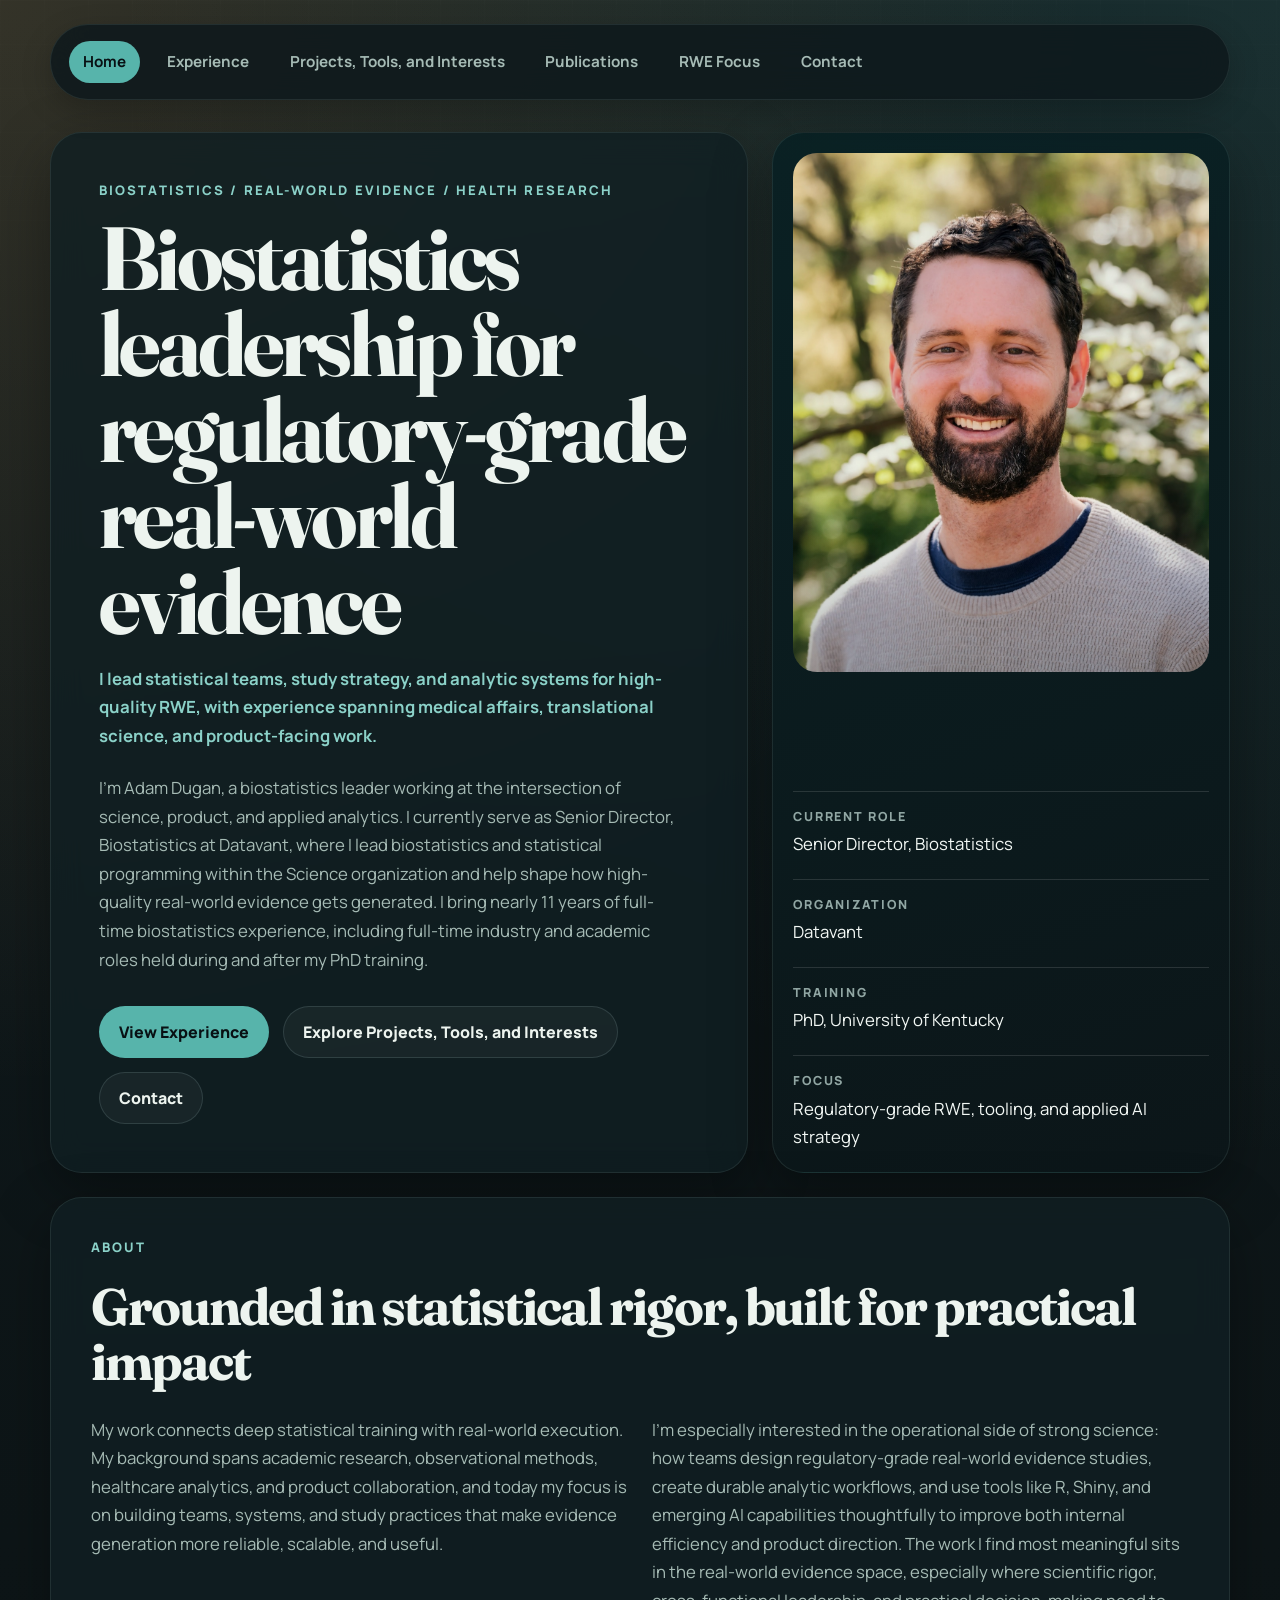
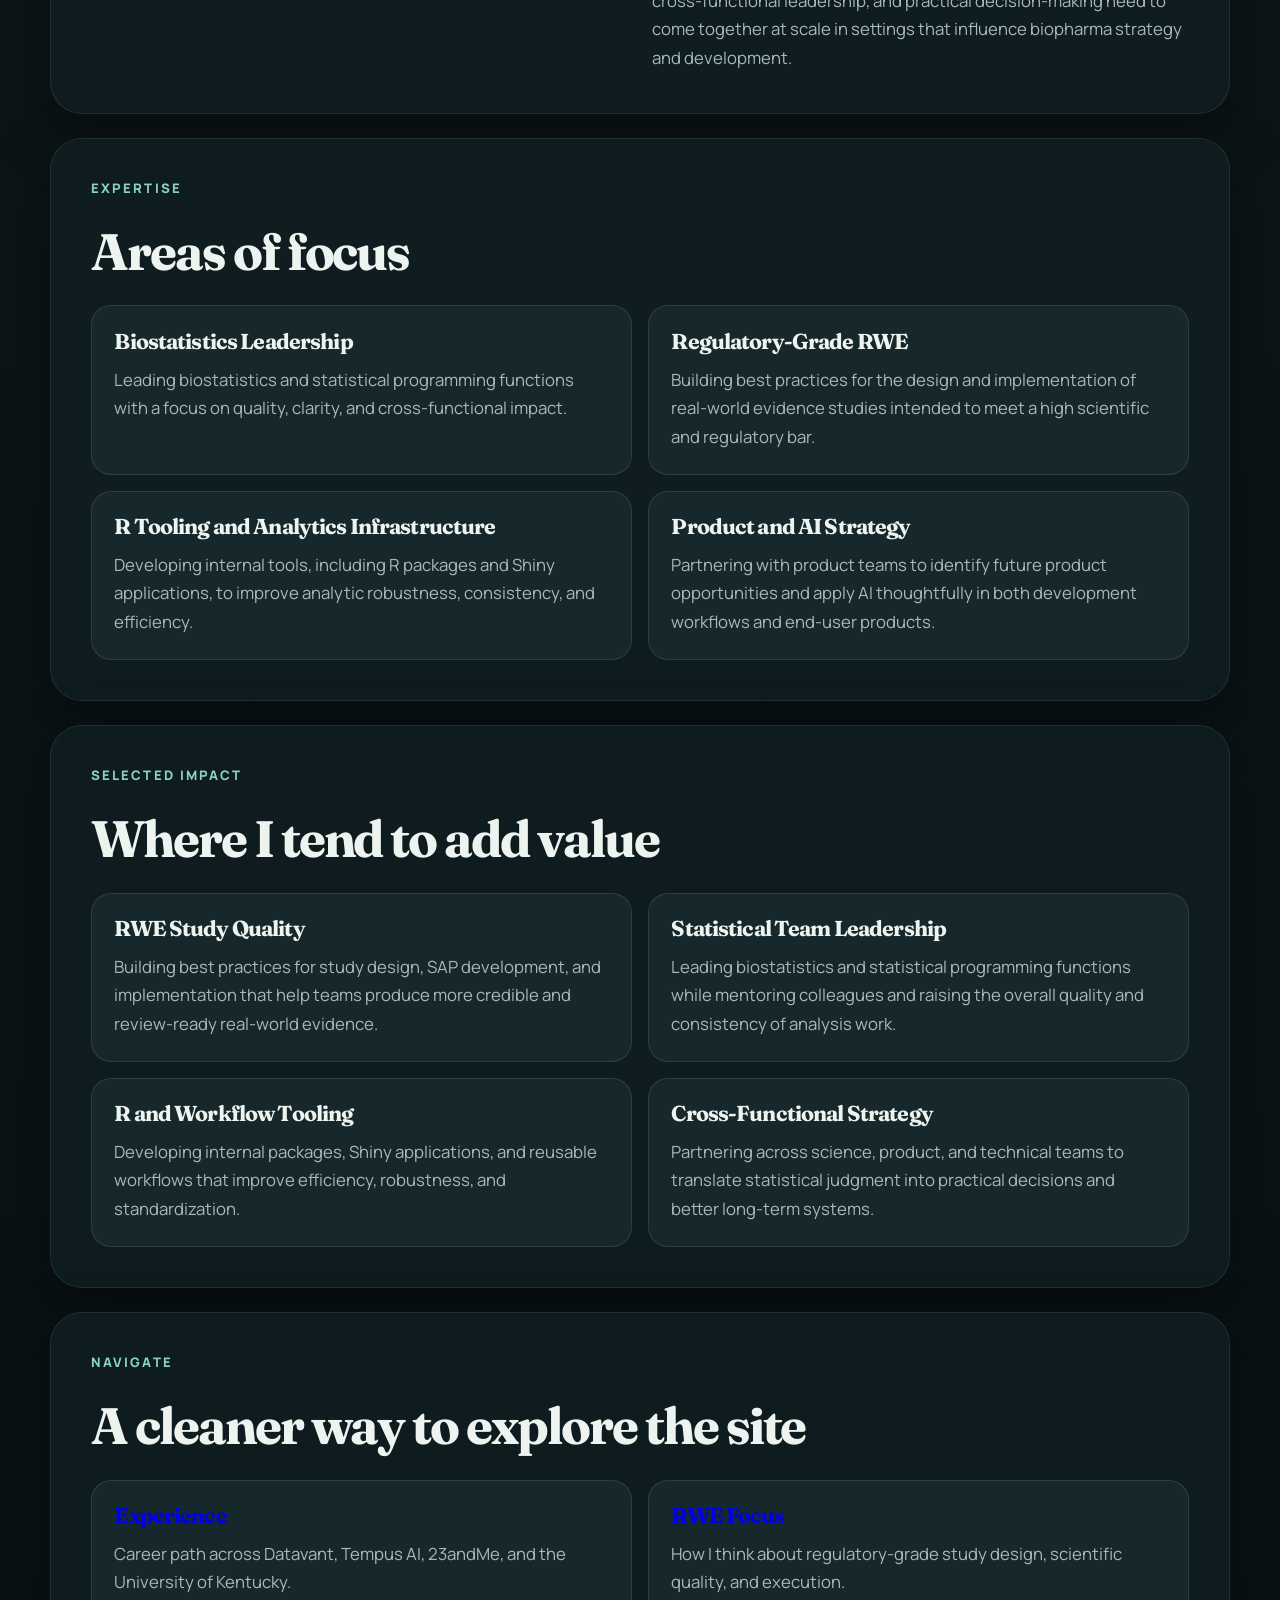
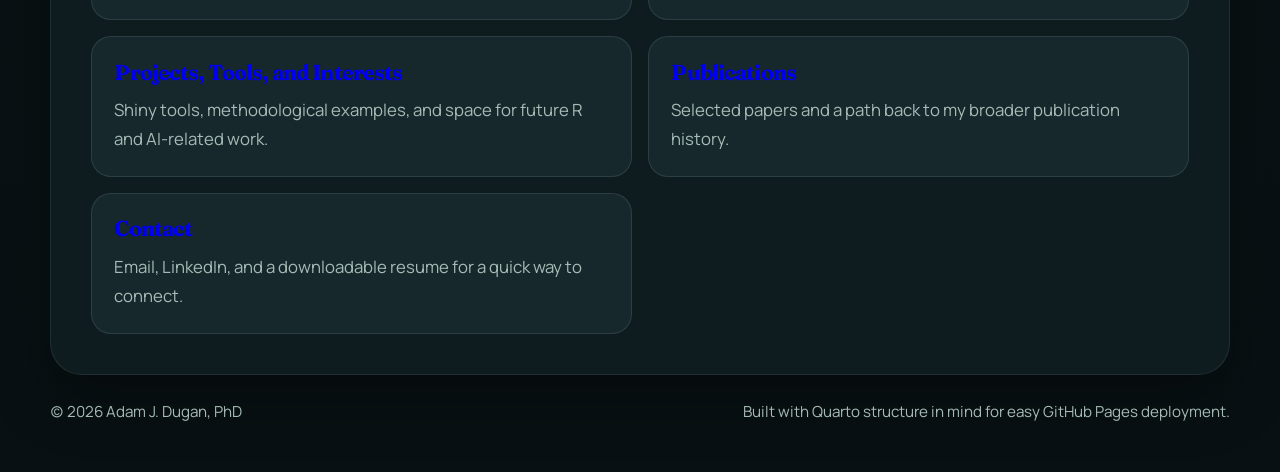
<file: docs/index.html>
<!DOCTYPE html>
<html xmlns="http://www.w3.org/1999/xhtml" lang="en" xml:lang="en"><head>

<meta charset="utf-8">
<meta name="generator" content="quarto-1.9.37">

<meta name="viewport" content="width=device-width, initial-scale=1.0, user-scalable=yes">


<title>Home – Adam J. Dugan, PhD</title>
<style>
/* Default styles provided by pandoc.
** See https://pandoc.org/MANUAL.html#variables-for-html for config info.
*/
code{white-space: pre-wrap;}
span.smallcaps{font-variant: small-caps;}
div.columns{display: flex; gap: min(4vw, 1.5em);}
div.column{flex: auto; overflow-x: auto;}
div.hanging-indent{margin-left: 1.5em; text-indent: -1.5em;}
ul.task-list{list-style: none;}
ul.task-list li input[type="checkbox"] {
  width: 0.8em;
  margin: 0 0.8em 0.2em -1em; /* quarto-specific, see https://github.com/quarto-dev/quarto-cli/issues/4556 */ 
  vertical-align: middle;
}
.display.math{display: block; text-align: center; margin: 0.5rem auto;}
</style>


<script src="site_libs/clipboard/clipboard.min.js"></script>
<script src="site_libs/quarto-html/tabby.min.js"></script>
<script src="site_libs/quarto-html/popper.min.js"></script>
<script src="site_libs/quarto-html/tippy.umd.min.js"></script>
<script src="site_libs/quarto-html/anchor.min.js"></script>
<link href="site_libs/quarto-html/tippy.css" rel="stylesheet">
<link href="site_libs/quarto-html/light-border.css" rel="stylesheet">
<link href="site_libs/quarto-html/quarto-html-640605f58ae58ee79329c070719e555b.min.css" rel="stylesheet" append-hash="true" data-mode="light">
<link href="site_libs/quarto-html/quarto-syntax-highlighting-7f8f88aac4f3542376d5c11b86a4c14d.css" rel="stylesheet" id="quarto-text-highlighting-styles">
<script>
  document.documentElement.classList.add("js");
</script>
<link rel="preconnect" href="https://fonts.googleapis.com">
<link rel="preconnect" href="https://fonts.gstatic.com" crossorigin="">
<link href="https://fonts.googleapis.com/css2?family=Fraunces:opsz,wght@9..144,500;9..144,700&amp;family=Manrope:wght@400;500;600;700;800&amp;display=swap" rel="stylesheet">


<link rel="stylesheet" href="assets/css/styles.css">
</head>

<body>

<div class="site-tabs-wrap">
  <nav class="site-tabs" aria-label="Primary">
    <a class="site-tab" href="index.html">Home</a>
    <a class="site-tab" href="experience.html">Experience</a>
    <a class="site-tab" href="projects.html">Projects, Tools, and Interests</a>
    <a class="site-tab" href="publications.html">Publications</a>
    <a class="site-tab" href="rwe-focus.html">RWE Focus</a>
    <a class="site-tab" href="contact.html">Contact</a>
  </nav>
</div>

<header id="title-block-header">
<h1 class="title">Home</h1>

</header>


<div class="page-shell page-shell-inner">
  <section class="hero reveal">
    <div class="hero-copy">
      <p class="eyebrow">Biostatistics / Real-World Evidence / Health Research</p>
      <h1>Biostatistics leadership for regulatory-grade real-world evidence</h1>
      <p class="hero-kicker">
        I lead statistical teams, study strategy, and analytic systems for high-quality RWE,
        with experience spanning medical affairs, translational science, and product-facing work.
      </p>
      <p class="hero-text">
        I'm Adam Dugan, a biostatistics leader working at the intersection of science, product,
        and applied analytics. I currently serve as Senior Director, Biostatistics at Datavant,
        where I lead biostatistics and statistical programming within the Science organization and
        help shape how high-quality real-world evidence gets generated. I bring nearly 11 years of
        full-time biostatistics experience, including full-time industry and academic roles held
        during and after my PhD training.
      </p>
      <div class="hero-actions">
        <a class="button button-primary" href="experience.html">View Experience</a>
        <a class="button button-secondary" href="projects.html">Explore Projects, Tools, and Interests</a>
        <a class="button button-secondary" href="contact.html">Contact</a>
      </div>
    </div>

    <aside class="hero-card">
      <div class="headshot-frame">
        <img class="headshot" src="assets/images/adams-headshot.JPG" alt="Headshot of Adam J. Dugan">
      </div>
      <dl class="profile-facts">
        <div>
          <dt>Current role</dt>
          <dd>Senior Director, Biostatistics</dd>
        </div>
        <div>
          <dt>Organization</dt>
          <dd>Datavant</dd>
        </div>
        <div>
          <dt>Training</dt>
          <dd>PhD, University of Kentucky</dd>
        </div>
        <div>
          <dt>Focus</dt>
          <dd>Regulatory-grade RWE, tooling, and applied AI strategy</dd>
        </div>
      </dl>
    </aside>
  </section>

  <section class="section section-intro reveal" id="about">
    <div class="section-heading">
      <p class="eyebrow">About</p>
      <h2 class="anchored">Grounded in statistical rigor, built for practical impact</h2>
    </div>
    <div class="split-text">
      <p>
        My work connects deep statistical training with real-world execution. My background spans
        academic research, observational methods, healthcare analytics, and product collaboration,
        and today my focus is on building teams, systems, and study practices that make evidence
        generation more reliable, scalable, and useful.
      </p>
      <p>
        I'm especially interested in the operational side of strong science: how teams design
        regulatory-grade real-world evidence studies, create durable analytic workflows, and use
        tools like R, Shiny, and emerging AI capabilities thoughtfully to improve both internal
        efficiency and product direction. The work I find most meaningful sits in the real-world
        evidence space, especially where scientific rigor, cross-functional leadership, and
        practical decision-making need to come together at scale in settings that influence
        biopharma strategy and development.
      </p>
    </div>
  </section>

  <section class="section reveal" id="expertise">
    <div class="section-heading">
      <p class="eyebrow">Expertise</p>
      <h2 class="anchored">Areas of focus</h2>
    </div>
    <div class="card-grid">
      <article class="info-card">
        <h3 class="anchored">Biostatistics Leadership</h3>
        <p>
          Leading biostatistics and statistical programming functions with a focus on quality,
          clarity, and cross-functional impact.
        </p>
      </article>
      <article class="info-card">
        <h3 class="anchored">Regulatory-Grade RWE</h3>
        <p>
          Building best practices for the design and implementation of real-world evidence studies
          intended to meet a high scientific and regulatory bar.
        </p>
      </article>
      <article class="info-card">
        <h3 class="anchored">R Tooling and Analytics Infrastructure</h3>
        <p>
          Developing internal tools, including R packages and Shiny applications, to improve
          analytic robustness, consistency, and efficiency.
        </p>
      </article>
      <article class="info-card">
        <h3 class="anchored">Product and AI Strategy</h3>
        <p>
          Partnering with product teams to identify future product opportunities and apply AI
          thoughtfully in both development workflows and end-user products.
        </p>
      </article>
    </div>
  </section>

  <section class="section reveal">
    <div class="section-heading">
      <p class="eyebrow">Selected Impact</p>
      <h2 class="anchored">Where I tend to add value</h2>
    </div>
    <div class="card-grid">
      <article class="info-card">
        <h3 class="anchored">RWE Study Quality</h3>
        <p>
          Building best practices for study design, SAP development, and implementation that help
          teams produce more credible and review-ready real-world evidence.
        </p>
      </article>
      <article class="info-card">
        <h3 class="anchored">Statistical Team Leadership</h3>
        <p>
          Leading biostatistics and statistical programming functions while mentoring colleagues
          and raising the overall quality and consistency of analysis work.
        </p>
      </article>
      <article class="info-card">
        <h3 class="anchored">R and Workflow Tooling</h3>
        <p>
          Developing internal packages, Shiny applications, and reusable workflows that improve
          efficiency, robustness, and standardization.
        </p>
      </article>
      <article class="info-card">
        <h3 class="anchored">Cross-Functional Strategy</h3>
        <p>
          Partnering across science, product, and technical teams to translate statistical
          judgment into practical decisions and better long-term systems.
        </p>
      </article>
    </div>
  </section>

  <section class="section reveal">
    <div class="section-heading">
      <p class="eyebrow">Navigate</p>
      <h2 class="anchored">A cleaner way to explore the site</h2>
    </div>
    <div class="card-grid">
      <article class="info-card">
        <h3 class="anchored"><a href="experience.html">Experience</a></h3>
        <p>Career path across Datavant, Tempus AI, 23andMe, and the University of Kentucky.</p>
      </article>
      <article class="info-card">
        <h3 class="anchored"><a href="rwe-focus.html">RWE Focus</a></h3>
        <p>How I think about regulatory-grade study design, scientific quality, and execution.</p>
      </article>
      <article class="info-card">
        <h3 class="anchored"><a href="projects.html">Projects, Tools, and Interests</a></h3>
        <p>Shiny tools, methodological examples, and space for future R and AI-related work.</p>
      </article>
      <article class="info-card">
        <h3 class="anchored"><a href="publications.html">Publications</a></h3>
        <p>Selected papers and a path back to my broader publication history.</p>
      </article>
      <article class="info-card">
        <h3 class="anchored"><a href="contact.html">Contact</a></h3>
        <p>Email, LinkedIn, and a downloadable resume for a quick way to connect.</p>
      </article>
    </div>
  </section>

  <footer class="site-footer">
    <p>(c) <span id="year"></span> Adam J. Dugan, PhD</p>
    <p>Built with Quarto structure in mind for easy GitHub Pages deployment.</p>
  </footer>
</div>


<script src="assets/js/script.js"></script>
<script id="quarto-html-after-body" type="application/javascript">
  window.document.addEventListener("DOMContentLoaded", function (event) {
    const tabsets =  window.document.querySelectorAll(".panel-tabset-tabby")
    tabsets.forEach(function(tabset) {
      const tabby = new Tabby('#' + tabset.id);
    });
    const icon = "";
    const anchorJS = new window.AnchorJS();
    anchorJS.options = {
      placement: 'right',
      icon: icon
    };
    anchorJS.add('.anchored');
    const isCodeAnnotation = (el) => {
      for (const clz of el.classList) {
        if (clz.startsWith('code-annotation-')) {                     
          return true;
        }
      }
      return false;
    }
    const onCopySuccess = function(e) {
      // button target
      const button = e.trigger;
      // don't keep focus
      button.blur();
      // flash "checked"
      button.classList.add('code-copy-button-checked');
      var currentTitle = button.getAttribute("title");
      button.setAttribute("title", "Copied!");
      let tooltip;
      if (window.bootstrap) {
        button.setAttribute("data-bs-toggle", "tooltip");
        button.setAttribute("data-bs-placement", "left");
        button.setAttribute("data-bs-title", "Copied!");
        tooltip = new bootstrap.Tooltip(button, 
          { trigger: "manual", 
            customClass: "code-copy-button-tooltip",
            offset: [0, -8]});
        tooltip.show();    
      }
      setTimeout(function() {
        if (tooltip) {
          tooltip.hide();
          button.removeAttribute("data-bs-title");
          button.removeAttribute("data-bs-toggle");
          button.removeAttribute("data-bs-placement");
        }
        button.setAttribute("title", currentTitle);
        button.classList.remove('code-copy-button-checked');
      }, 1000);
      // clear code selection
      e.clearSelection();
    }
    const getTextToCopy = function(trigger) {
      const outerScaffold = trigger.parentElement.cloneNode(true);
      const codeEl = outerScaffold.querySelector('code');
      for (const childEl of codeEl.children) {
        if (isCodeAnnotation(childEl)) {
          childEl.remove();
        }
      }
      return codeEl.innerText;
    }
    const clipboard = new window.ClipboardJS('.code-copy-button:not([data-in-quarto-modal])', {
      text: getTextToCopy
    });
    clipboard.on('success', onCopySuccess);
    if (window.document.getElementById('quarto-embedded-source-code-modal')) {
      const clipboardModal = new window.ClipboardJS('.code-copy-button[data-in-quarto-modal]', {
        text: getTextToCopy,
        container: window.document.getElementById('quarto-embedded-source-code-modal')
      });
      clipboardModal.on('success', onCopySuccess);
    }
      var localhostRegex = new RegExp(/^(?:http|https):\/\/localhost\:?[0-9]*\//);
      var mailtoRegex = new RegExp(/^mailto:/);
        var filterRegex = new RegExp('/' + window.location.host + '/');
      var isInternal = (href) => {
          return filterRegex.test(href) || localhostRegex.test(href) || mailtoRegex.test(href);
      }
      // Inspect non-navigation links and adorn them if external
     var links = window.document.querySelectorAll('a[href]:not(.nav-link):not(.navbar-brand):not(.toc-action):not(.sidebar-link):not(.sidebar-item-toggle):not(.pagination-link):not(.no-external):not([aria-hidden]):not(.dropdown-item):not(.quarto-navigation-tool):not(.about-link)');
      for (var i=0; i<links.length; i++) {
        const link = links[i];
        if (!isInternal(link.href)) {
          // undo the damage that might have been done by quarto-nav.js in the case of
          // links that we want to consider external
          if (link.dataset.originalHref !== undefined) {
            link.href = link.dataset.originalHref;
          }
        }
      }
    function tippyHover(el, contentFn, onTriggerFn, onUntriggerFn) {
      const config = {
        allowHTML: true,
        maxWidth: 500,
        delay: 100,
        arrow: false,
        appendTo: function(el) {
            return el.parentElement;
        },
        interactive: true,
        interactiveBorder: 10,
        theme: 'light-border',
        placement: 'bottom-start',
      };
      if (contentFn) {
        config.content = contentFn;
      }
      if (onTriggerFn) {
        config.onTrigger = onTriggerFn;
      }
      if (onUntriggerFn) {
        config.onUntrigger = onUntriggerFn;
      }
      window.tippy(el, config); 
    }
    const noterefs = window.document.querySelectorAll('a[role="doc-noteref"]');
    for (var i=0; i<noterefs.length; i++) {
      const ref = noterefs[i];
      tippyHover(ref, function() {
        // use id or data attribute instead here
        let href = ref.getAttribute('data-footnote-href') || ref.getAttribute('href');
        try { href = new URL(href).hash; } catch {}
        const id = href.replace(/^#\/?/, "");
        const note = window.document.getElementById(id);
        if (note) {
          return note.innerHTML;
        } else {
          return "";
        }
      });
    }
    const xrefs = window.document.querySelectorAll('a.quarto-xref');
    const processXRef = (id, note) => {
      // Strip column container classes
      const stripColumnClz = (el) => {
        el.classList.remove("page-full", "page-columns");
        if (el.children) {
          for (const child of el.children) {
            stripColumnClz(child);
          }
        }
      }
      stripColumnClz(note)
      if (id === null || id.startsWith('sec-')) {
        // Special case sections, only their first couple elements
        const container = document.createElement("div");
        if (note.children && note.children.length > 2) {
          container.appendChild(note.children[0].cloneNode(true));
          for (let i = 1; i < note.children.length; i++) {
            const child = note.children[i];
            if (child.tagName === "P" && child.innerText === "") {
              continue;
            } else {
              container.appendChild(child.cloneNode(true));
              break;
            }
          }
          if (window.Quarto?.typesetMath) {
            window.Quarto.typesetMath(container);
          }
          return container.innerHTML
        } else {
          if (window.Quarto?.typesetMath) {
            window.Quarto.typesetMath(note);
          }
          return note.innerHTML;
        }
      } else {
        // Remove any anchor links if they are present
        const anchorLink = note.querySelector('a.anchorjs-link');
        if (anchorLink) {
          anchorLink.remove();
        }
        if (window.Quarto?.typesetMath) {
          window.Quarto.typesetMath(note);
        }
        if (note.classList.contains("callout")) {
          return note.outerHTML;
        } else {
          return note.innerHTML;
        }
      }
    }
    for (var i=0; i<xrefs.length; i++) {
      const xref = xrefs[i];
      tippyHover(xref, undefined, function(instance) {
        instance.disable();
        let url = xref.getAttribute('href');
        let hash = undefined; 
        if (url.startsWith('#')) {
          hash = url;
        } else {
          try { hash = new URL(url).hash; } catch {}
        }
        if (hash) {
          const id = hash.replace(/^#\/?/, "");
          const note = window.document.getElementById(id);
          if (note !== null) {
            try {
              const html = processXRef(id, note.cloneNode(true));
              instance.setContent(html);
            } finally {
              instance.enable();
              instance.show();
            }
          } else {
            // See if we can fetch this
            fetch(url.split('#')[0])
            .then(res => res.text())
            .then(html => {
              const parser = new DOMParser();
              const htmlDoc = parser.parseFromString(html, "text/html");
              const note = htmlDoc.getElementById(id);
              if (note !== null) {
                const html = processXRef(id, note);
                instance.setContent(html);
              } 
            }).finally(() => {
              instance.enable();
              instance.show();
            });
          }
        } else {
          // See if we can fetch a full url (with no hash to target)
          // This is a special case and we should probably do some content thinning / targeting
          fetch(url)
          .then(res => res.text())
          .then(html => {
            const parser = new DOMParser();
            const htmlDoc = parser.parseFromString(html, "text/html");
            const note = htmlDoc.querySelector('main.content');
            if (note !== null) {
              // This should only happen for chapter cross references
              // (since there is no id in the URL)
              // remove the first header
              if (note.children.length > 0 && note.children[0].tagName === "HEADER") {
                note.children[0].remove();
              }
              const html = processXRef(null, note);
              instance.setContent(html);
            } 
          }).finally(() => {
            instance.enable();
            instance.show();
          });
        }
      }, function(instance) {
      });
    }
        let selectedAnnoteEl;
        const selectorForAnnotation = ( cell, annotation) => {
          let cellAttr = 'data-code-cell="' + cell + '"';
          let lineAttr = 'data-code-annotation="' +  annotation + '"';
          const selector = 'span[' + cellAttr + '][' + lineAttr + ']';
          return selector;
        }
        const selectCodeLines = (annoteEl) => {
          const doc = window.document;
          const targetCell = annoteEl.getAttribute("data-target-cell");
          const targetAnnotation = annoteEl.getAttribute("data-target-annotation");
          const annoteSpan = window.document.querySelector(selectorForAnnotation(targetCell, targetAnnotation));
          const lines = annoteSpan.getAttribute("data-code-lines").split(",");
          const lineIds = lines.map((line) => {
            return targetCell + "-" + line;
          })
          let top = null;
          let height = null;
          let parent = null;
          if (lineIds.length > 0) {
              //compute the position of the single el (top and bottom and make a div)
              const el = window.document.getElementById(lineIds[0]);
              top = el.offsetTop;
              height = el.offsetHeight;
              parent = el.parentElement.parentElement;
            if (lineIds.length > 1) {
              const lastEl = window.document.getElementById(lineIds[lineIds.length - 1]);
              const bottom = lastEl.offsetTop + lastEl.offsetHeight;
              height = bottom - top;
            }
            if (top !== null && height !== null && parent !== null) {
              // cook up a div (if necessary) and position it 
              let div = window.document.getElementById("code-annotation-line-highlight");
              if (div === null) {
                div = window.document.createElement("div");
                div.setAttribute("id", "code-annotation-line-highlight");
                div.style.position = 'absolute';
                parent.appendChild(div);
              }
              div.style.top = top - 2 + "px";
              div.style.height = height + 4 + "px";
              div.style.left = 0;
              let gutterDiv = window.document.getElementById("code-annotation-line-highlight-gutter");
              if (gutterDiv === null) {
                gutterDiv = window.document.createElement("div");
                gutterDiv.setAttribute("id", "code-annotation-line-highlight-gutter");
                gutterDiv.style.position = 'absolute';
                const codeCell = window.document.getElementById(targetCell);
                const gutter = codeCell.querySelector('.code-annotation-gutter');
                gutter.appendChild(gutterDiv);
              }
              gutterDiv.style.top = top - 2 + "px";
              gutterDiv.style.height = height + 4 + "px";
            }
            selectedAnnoteEl = annoteEl;
          }
        };
        const unselectCodeLines = () => {
          const elementsIds = ["code-annotation-line-highlight", "code-annotation-line-highlight-gutter"];
          elementsIds.forEach((elId) => {
            const div = window.document.getElementById(elId);
            if (div) {
              div.remove();
            }
          });
          selectedAnnoteEl = undefined;
        };
          // Handle positioning of the toggle
      window.addEventListener(
        "resize",
        throttle(() => {
          elRect = undefined;
          if (selectedAnnoteEl) {
            selectCodeLines(selectedAnnoteEl);
          }
        }, 10)
      );
      function throttle(fn, ms) {
      let throttle = false;
      let timer;
        return (...args) => {
          if(!throttle) { // first call gets through
              fn.apply(this, args);
              throttle = true;
          } else { // all the others get throttled
              if(timer) clearTimeout(timer); // cancel #2
              timer = setTimeout(() => {
                fn.apply(this, args);
                timer = throttle = false;
              }, ms);
          }
        };
      }
        // Attach click handler to the DT
        const annoteDls = window.document.querySelectorAll('dt[data-target-cell]');
        for (const annoteDlNode of annoteDls) {
          annoteDlNode.addEventListener('click', (event) => {
            const clickedEl = event.target;
            if (clickedEl !== selectedAnnoteEl) {
              unselectCodeLines();
              const activeEl = window.document.querySelector('dt[data-target-cell].code-annotation-active');
              if (activeEl) {
                activeEl.classList.remove('code-annotation-active');
              }
              selectCodeLines(clickedEl);
              clickedEl.classList.add('code-annotation-active');
            } else {
              // Unselect the line
              unselectCodeLines();
              clickedEl.classList.remove('code-annotation-active');
            }
          });
        }
    const findCites = (el) => {
      const parentEl = el.parentElement;
      if (parentEl) {
        const cites = parentEl.dataset.cites;
        if (cites) {
          return {
            el,
            cites: cites.split(' ')
          };
        } else {
          return findCites(el.parentElement)
        }
      } else {
        return undefined;
      }
    };
    var bibliorefs = window.document.querySelectorAll('a[role="doc-biblioref"]');
    for (var i=0; i<bibliorefs.length; i++) {
      const ref = bibliorefs[i];
      const citeInfo = findCites(ref);
      if (citeInfo) {
        tippyHover(citeInfo.el, function() {
          var popup = window.document.createElement('div');
          citeInfo.cites.forEach(function(cite) {
            var citeDiv = window.document.createElement('div');
            citeDiv.classList.add('hanging-indent');
            citeDiv.classList.add('csl-entry');
            var biblioDiv = window.document.getElementById('ref-' + cite);
            if (biblioDiv) {
              citeDiv.innerHTML = biblioDiv.innerHTML;
            }
            popup.appendChild(citeDiv);
          });
          return popup.innerHTML;
        });
      }
    }
  });
  </script>




</body></html>
</file>
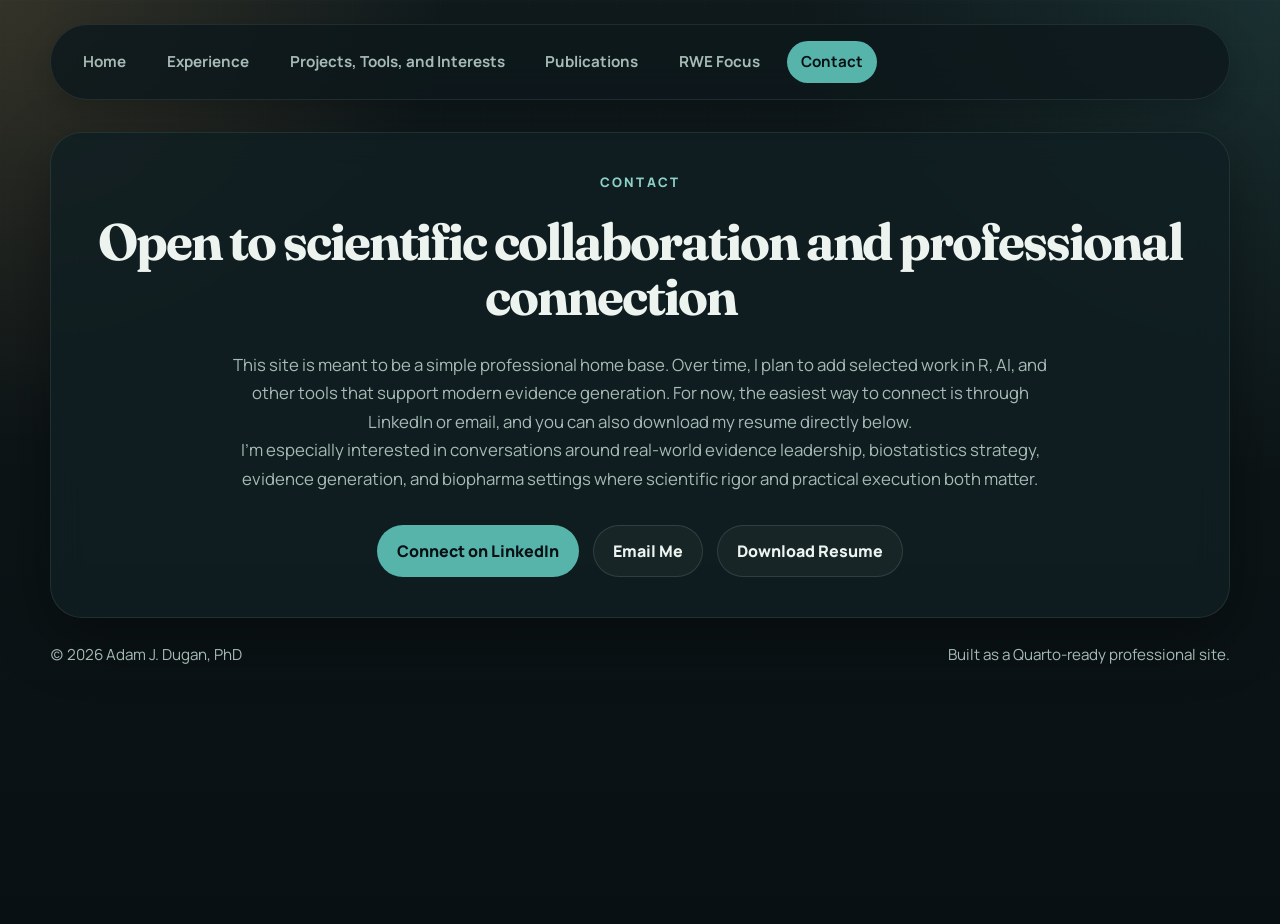
<file: docs/contact.html>
<!DOCTYPE html>
<html xmlns="http://www.w3.org/1999/xhtml" lang="en" xml:lang="en"><head>

<meta charset="utf-8">
<meta name="generator" content="quarto-1.9.37">

<meta name="viewport" content="width=device-width, initial-scale=1.0, user-scalable=yes">


<title>Contact – Adam J. Dugan, PhD</title>
<style>
/* Default styles provided by pandoc.
** See https://pandoc.org/MANUAL.html#variables-for-html for config info.
*/
code{white-space: pre-wrap;}
span.smallcaps{font-variant: small-caps;}
div.columns{display: flex; gap: min(4vw, 1.5em);}
div.column{flex: auto; overflow-x: auto;}
div.hanging-indent{margin-left: 1.5em; text-indent: -1.5em;}
ul.task-list{list-style: none;}
ul.task-list li input[type="checkbox"] {
  width: 0.8em;
  margin: 0 0.8em 0.2em -1em; /* quarto-specific, see https://github.com/quarto-dev/quarto-cli/issues/4556 */ 
  vertical-align: middle;
}
.display.math{display: block; text-align: center; margin: 0.5rem auto;}
</style>


<script src="site_libs/clipboard/clipboard.min.js"></script>
<script src="site_libs/quarto-html/tabby.min.js"></script>
<script src="site_libs/quarto-html/popper.min.js"></script>
<script src="site_libs/quarto-html/tippy.umd.min.js"></script>
<script src="site_libs/quarto-html/anchor.min.js"></script>
<link href="site_libs/quarto-html/tippy.css" rel="stylesheet">
<link href="site_libs/quarto-html/light-border.css" rel="stylesheet">
<link href="site_libs/quarto-html/quarto-html-640605f58ae58ee79329c070719e555b.min.css" rel="stylesheet" append-hash="true" data-mode="light">
<link href="site_libs/quarto-html/quarto-syntax-highlighting-7f8f88aac4f3542376d5c11b86a4c14d.css" rel="stylesheet" id="quarto-text-highlighting-styles">
<script>
  document.documentElement.classList.add("js");
</script>
<link rel="preconnect" href="https://fonts.googleapis.com">
<link rel="preconnect" href="https://fonts.gstatic.com" crossorigin="">
<link href="https://fonts.googleapis.com/css2?family=Fraunces:opsz,wght@9..144,500;9..144,700&amp;family=Manrope:wght@400;500;600;700;800&amp;display=swap" rel="stylesheet">


<link rel="stylesheet" href="assets/css/styles.css">
</head>

<body>

<div class="site-tabs-wrap">
  <nav class="site-tabs" aria-label="Primary">
    <a class="site-tab" href="index.html">Home</a>
    <a class="site-tab" href="experience.html">Experience</a>
    <a class="site-tab" href="projects.html">Projects, Tools, and Interests</a>
    <a class="site-tab" href="publications.html">Publications</a>
    <a class="site-tab" href="rwe-focus.html">RWE Focus</a>
    <a class="site-tab" href="contact.html">Contact</a>
  </nav>
</div>

<header id="title-block-header">
<h1 class="title">Contact</h1>

</header>


<div class="page-shell page-shell-inner">
  <section class="section contact-section reveal">
    <div class="section-heading">
      <p class="eyebrow">Contact</p>
      <h2 class="anchored">Open to scientific collaboration and professional connection</h2>
    </div>
    <p class="contact-copy">
      This site is meant to be a simple professional home base. Over time, I plan to add selected
      work in R, AI, and other tools that support modern evidence generation. For now, the easiest
      way to connect is through LinkedIn or email, and you can also download my resume directly
      below.
    </p>
    <p class="contact-copy">
      I'm especially interested in conversations around real-world evidence leadership,
      biostatistics strategy, evidence generation, and biopharma settings where scientific rigor
      and practical execution both matter.
    </p>
    <div class="hero-actions">
      <a class="button button-primary" href="https://www.linkedin.com/in/adamjdugan" target="_blank" rel="noreferrer">
        Connect on LinkedIn
      </a>
      <a class="button button-secondary" href="mailto:adam.j.dugan@gmail.com">Email Me</a>
      <a class="button button-secondary" href="assets/docs/Adam-J-Dugan-Resume.pdf" download="">
        Download Resume
      </a>
    </div>
  </section>

  <footer class="site-footer">
    <p>(c) <span id="year"></span> Adam J. Dugan, PhD</p>
    <p>Built as a Quarto-ready professional site.</p>
  </footer>
</div>


<script src="assets/js/script.js"></script>
<script id="quarto-html-after-body" type="application/javascript">
  window.document.addEventListener("DOMContentLoaded", function (event) {
    const tabsets =  window.document.querySelectorAll(".panel-tabset-tabby")
    tabsets.forEach(function(tabset) {
      const tabby = new Tabby('#' + tabset.id);
    });
    const icon = "";
    const anchorJS = new window.AnchorJS();
    anchorJS.options = {
      placement: 'right',
      icon: icon
    };
    anchorJS.add('.anchored');
    const isCodeAnnotation = (el) => {
      for (const clz of el.classList) {
        if (clz.startsWith('code-annotation-')) {                     
          return true;
        }
      }
      return false;
    }
    const onCopySuccess = function(e) {
      // button target
      const button = e.trigger;
      // don't keep focus
      button.blur();
      // flash "checked"
      button.classList.add('code-copy-button-checked');
      var currentTitle = button.getAttribute("title");
      button.setAttribute("title", "Copied!");
      let tooltip;
      if (window.bootstrap) {
        button.setAttribute("data-bs-toggle", "tooltip");
        button.setAttribute("data-bs-placement", "left");
        button.setAttribute("data-bs-title", "Copied!");
        tooltip = new bootstrap.Tooltip(button, 
          { trigger: "manual", 
            customClass: "code-copy-button-tooltip",
            offset: [0, -8]});
        tooltip.show();    
      }
      setTimeout(function() {
        if (tooltip) {
          tooltip.hide();
          button.removeAttribute("data-bs-title");
          button.removeAttribute("data-bs-toggle");
          button.removeAttribute("data-bs-placement");
        }
        button.setAttribute("title", currentTitle);
        button.classList.remove('code-copy-button-checked');
      }, 1000);
      // clear code selection
      e.clearSelection();
    }
    const getTextToCopy = function(trigger) {
      const outerScaffold = trigger.parentElement.cloneNode(true);
      const codeEl = outerScaffold.querySelector('code');
      for (const childEl of codeEl.children) {
        if (isCodeAnnotation(childEl)) {
          childEl.remove();
        }
      }
      return codeEl.innerText;
    }
    const clipboard = new window.ClipboardJS('.code-copy-button:not([data-in-quarto-modal])', {
      text: getTextToCopy
    });
    clipboard.on('success', onCopySuccess);
    if (window.document.getElementById('quarto-embedded-source-code-modal')) {
      const clipboardModal = new window.ClipboardJS('.code-copy-button[data-in-quarto-modal]', {
        text: getTextToCopy,
        container: window.document.getElementById('quarto-embedded-source-code-modal')
      });
      clipboardModal.on('success', onCopySuccess);
    }
      var localhostRegex = new RegExp(/^(?:http|https):\/\/localhost\:?[0-9]*\//);
      var mailtoRegex = new RegExp(/^mailto:/);
        var filterRegex = new RegExp('/' + window.location.host + '/');
      var isInternal = (href) => {
          return filterRegex.test(href) || localhostRegex.test(href) || mailtoRegex.test(href);
      }
      // Inspect non-navigation links and adorn them if external
     var links = window.document.querySelectorAll('a[href]:not(.nav-link):not(.navbar-brand):not(.toc-action):not(.sidebar-link):not(.sidebar-item-toggle):not(.pagination-link):not(.no-external):not([aria-hidden]):not(.dropdown-item):not(.quarto-navigation-tool):not(.about-link)');
      for (var i=0; i<links.length; i++) {
        const link = links[i];
        if (!isInternal(link.href)) {
          // undo the damage that might have been done by quarto-nav.js in the case of
          // links that we want to consider external
          if (link.dataset.originalHref !== undefined) {
            link.href = link.dataset.originalHref;
          }
        }
      }
    function tippyHover(el, contentFn, onTriggerFn, onUntriggerFn) {
      const config = {
        allowHTML: true,
        maxWidth: 500,
        delay: 100,
        arrow: false,
        appendTo: function(el) {
            return el.parentElement;
        },
        interactive: true,
        interactiveBorder: 10,
        theme: 'light-border',
        placement: 'bottom-start',
      };
      if (contentFn) {
        config.content = contentFn;
      }
      if (onTriggerFn) {
        config.onTrigger = onTriggerFn;
      }
      if (onUntriggerFn) {
        config.onUntrigger = onUntriggerFn;
      }
      window.tippy(el, config); 
    }
    const noterefs = window.document.querySelectorAll('a[role="doc-noteref"]');
    for (var i=0; i<noterefs.length; i++) {
      const ref = noterefs[i];
      tippyHover(ref, function() {
        // use id or data attribute instead here
        let href = ref.getAttribute('data-footnote-href') || ref.getAttribute('href');
        try { href = new URL(href).hash; } catch {}
        const id = href.replace(/^#\/?/, "");
        const note = window.document.getElementById(id);
        if (note) {
          return note.innerHTML;
        } else {
          return "";
        }
      });
    }
    const xrefs = window.document.querySelectorAll('a.quarto-xref');
    const processXRef = (id, note) => {
      // Strip column container classes
      const stripColumnClz = (el) => {
        el.classList.remove("page-full", "page-columns");
        if (el.children) {
          for (const child of el.children) {
            stripColumnClz(child);
          }
        }
      }
      stripColumnClz(note)
      if (id === null || id.startsWith('sec-')) {
        // Special case sections, only their first couple elements
        const container = document.createElement("div");
        if (note.children && note.children.length > 2) {
          container.appendChild(note.children[0].cloneNode(true));
          for (let i = 1; i < note.children.length; i++) {
            const child = note.children[i];
            if (child.tagName === "P" && child.innerText === "") {
              continue;
            } else {
              container.appendChild(child.cloneNode(true));
              break;
            }
          }
          if (window.Quarto?.typesetMath) {
            window.Quarto.typesetMath(container);
          }
          return container.innerHTML
        } else {
          if (window.Quarto?.typesetMath) {
            window.Quarto.typesetMath(note);
          }
          return note.innerHTML;
        }
      } else {
        // Remove any anchor links if they are present
        const anchorLink = note.querySelector('a.anchorjs-link');
        if (anchorLink) {
          anchorLink.remove();
        }
        if (window.Quarto?.typesetMath) {
          window.Quarto.typesetMath(note);
        }
        if (note.classList.contains("callout")) {
          return note.outerHTML;
        } else {
          return note.innerHTML;
        }
      }
    }
    for (var i=0; i<xrefs.length; i++) {
      const xref = xrefs[i];
      tippyHover(xref, undefined, function(instance) {
        instance.disable();
        let url = xref.getAttribute('href');
        let hash = undefined; 
        if (url.startsWith('#')) {
          hash = url;
        } else {
          try { hash = new URL(url).hash; } catch {}
        }
        if (hash) {
          const id = hash.replace(/^#\/?/, "");
          const note = window.document.getElementById(id);
          if (note !== null) {
            try {
              const html = processXRef(id, note.cloneNode(true));
              instance.setContent(html);
            } finally {
              instance.enable();
              instance.show();
            }
          } else {
            // See if we can fetch this
            fetch(url.split('#')[0])
            .then(res => res.text())
            .then(html => {
              const parser = new DOMParser();
              const htmlDoc = parser.parseFromString(html, "text/html");
              const note = htmlDoc.getElementById(id);
              if (note !== null) {
                const html = processXRef(id, note);
                instance.setContent(html);
              } 
            }).finally(() => {
              instance.enable();
              instance.show();
            });
          }
        } else {
          // See if we can fetch a full url (with no hash to target)
          // This is a special case and we should probably do some content thinning / targeting
          fetch(url)
          .then(res => res.text())
          .then(html => {
            const parser = new DOMParser();
            const htmlDoc = parser.parseFromString(html, "text/html");
            const note = htmlDoc.querySelector('main.content');
            if (note !== null) {
              // This should only happen for chapter cross references
              // (since there is no id in the URL)
              // remove the first header
              if (note.children.length > 0 && note.children[0].tagName === "HEADER") {
                note.children[0].remove();
              }
              const html = processXRef(null, note);
              instance.setContent(html);
            } 
          }).finally(() => {
            instance.enable();
            instance.show();
          });
        }
      }, function(instance) {
      });
    }
        let selectedAnnoteEl;
        const selectorForAnnotation = ( cell, annotation) => {
          let cellAttr = 'data-code-cell="' + cell + '"';
          let lineAttr = 'data-code-annotation="' +  annotation + '"';
          const selector = 'span[' + cellAttr + '][' + lineAttr + ']';
          return selector;
        }
        const selectCodeLines = (annoteEl) => {
          const doc = window.document;
          const targetCell = annoteEl.getAttribute("data-target-cell");
          const targetAnnotation = annoteEl.getAttribute("data-target-annotation");
          const annoteSpan = window.document.querySelector(selectorForAnnotation(targetCell, targetAnnotation));
          const lines = annoteSpan.getAttribute("data-code-lines").split(",");
          const lineIds = lines.map((line) => {
            return targetCell + "-" + line;
          })
          let top = null;
          let height = null;
          let parent = null;
          if (lineIds.length > 0) {
              //compute the position of the single el (top and bottom and make a div)
              const el = window.document.getElementById(lineIds[0]);
              top = el.offsetTop;
              height = el.offsetHeight;
              parent = el.parentElement.parentElement;
            if (lineIds.length > 1) {
              const lastEl = window.document.getElementById(lineIds[lineIds.length - 1]);
              const bottom = lastEl.offsetTop + lastEl.offsetHeight;
              height = bottom - top;
            }
            if (top !== null && height !== null && parent !== null) {
              // cook up a div (if necessary) and position it 
              let div = window.document.getElementById("code-annotation-line-highlight");
              if (div === null) {
                div = window.document.createElement("div");
                div.setAttribute("id", "code-annotation-line-highlight");
                div.style.position = 'absolute';
                parent.appendChild(div);
              }
              div.style.top = top - 2 + "px";
              div.style.height = height + 4 + "px";
              div.style.left = 0;
              let gutterDiv = window.document.getElementById("code-annotation-line-highlight-gutter");
              if (gutterDiv === null) {
                gutterDiv = window.document.createElement("div");
                gutterDiv.setAttribute("id", "code-annotation-line-highlight-gutter");
                gutterDiv.style.position = 'absolute';
                const codeCell = window.document.getElementById(targetCell);
                const gutter = codeCell.querySelector('.code-annotation-gutter');
                gutter.appendChild(gutterDiv);
              }
              gutterDiv.style.top = top - 2 + "px";
              gutterDiv.style.height = height + 4 + "px";
            }
            selectedAnnoteEl = annoteEl;
          }
        };
        const unselectCodeLines = () => {
          const elementsIds = ["code-annotation-line-highlight", "code-annotation-line-highlight-gutter"];
          elementsIds.forEach((elId) => {
            const div = window.document.getElementById(elId);
            if (div) {
              div.remove();
            }
          });
          selectedAnnoteEl = undefined;
        };
          // Handle positioning of the toggle
      window.addEventListener(
        "resize",
        throttle(() => {
          elRect = undefined;
          if (selectedAnnoteEl) {
            selectCodeLines(selectedAnnoteEl);
          }
        }, 10)
      );
      function throttle(fn, ms) {
      let throttle = false;
      let timer;
        return (...args) => {
          if(!throttle) { // first call gets through
              fn.apply(this, args);
              throttle = true;
          } else { // all the others get throttled
              if(timer) clearTimeout(timer); // cancel #2
              timer = setTimeout(() => {
                fn.apply(this, args);
                timer = throttle = false;
              }, ms);
          }
        };
      }
        // Attach click handler to the DT
        const annoteDls = window.document.querySelectorAll('dt[data-target-cell]');
        for (const annoteDlNode of annoteDls) {
          annoteDlNode.addEventListener('click', (event) => {
            const clickedEl = event.target;
            if (clickedEl !== selectedAnnoteEl) {
              unselectCodeLines();
              const activeEl = window.document.querySelector('dt[data-target-cell].code-annotation-active');
              if (activeEl) {
                activeEl.classList.remove('code-annotation-active');
              }
              selectCodeLines(clickedEl);
              clickedEl.classList.add('code-annotation-active');
            } else {
              // Unselect the line
              unselectCodeLines();
              clickedEl.classList.remove('code-annotation-active');
            }
          });
        }
    const findCites = (el) => {
      const parentEl = el.parentElement;
      if (parentEl) {
        const cites = parentEl.dataset.cites;
        if (cites) {
          return {
            el,
            cites: cites.split(' ')
          };
        } else {
          return findCites(el.parentElement)
        }
      } else {
        return undefined;
      }
    };
    var bibliorefs = window.document.querySelectorAll('a[role="doc-biblioref"]');
    for (var i=0; i<bibliorefs.length; i++) {
      const ref = bibliorefs[i];
      const citeInfo = findCites(ref);
      if (citeInfo) {
        tippyHover(citeInfo.el, function() {
          var popup = window.document.createElement('div');
          citeInfo.cites.forEach(function(cite) {
            var citeDiv = window.document.createElement('div');
            citeDiv.classList.add('hanging-indent');
            citeDiv.classList.add('csl-entry');
            var biblioDiv = window.document.getElementById('ref-' + cite);
            if (biblioDiv) {
              citeDiv.innerHTML = biblioDiv.innerHTML;
            }
            popup.appendChild(citeDiv);
          });
          return popup.innerHTML;
        });
      }
    }
  });
  </script>




</body></html>
</file>
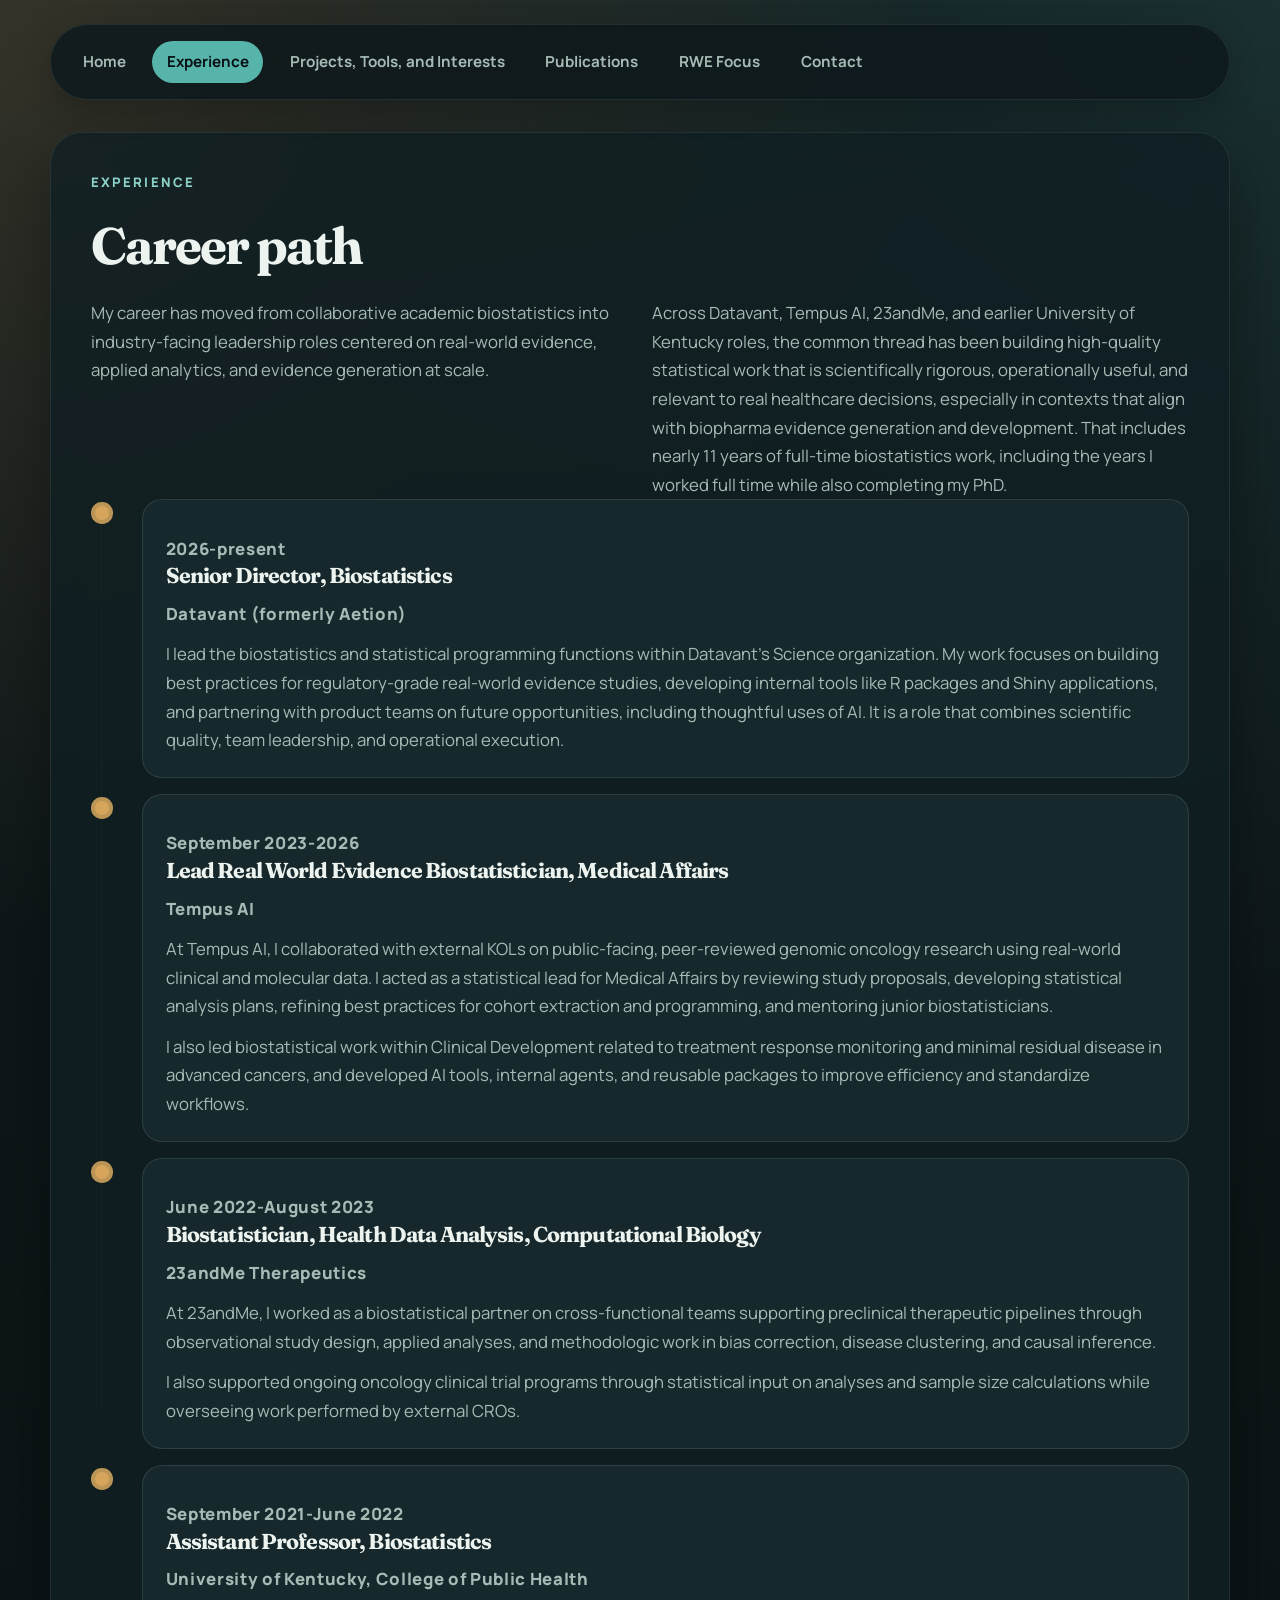
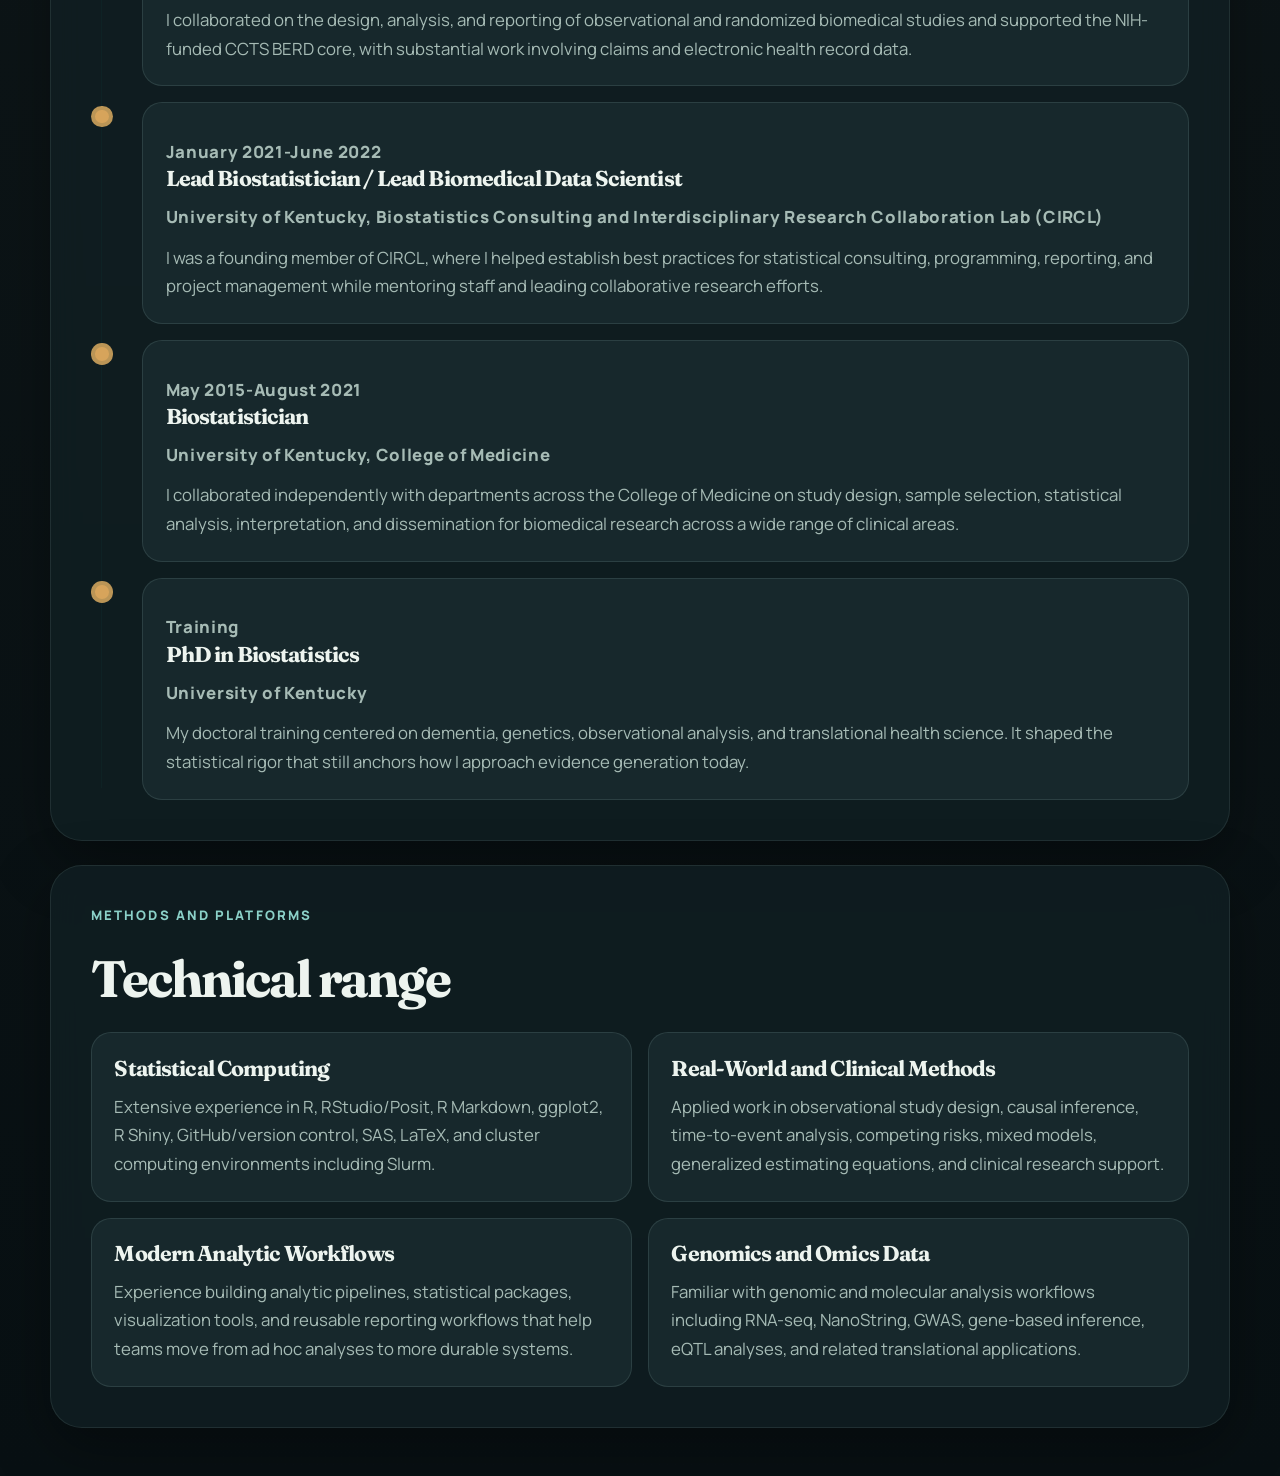
<file: docs/experience.html>
<!DOCTYPE html>
<html xmlns="http://www.w3.org/1999/xhtml" lang="en" xml:lang="en"><head>

<meta charset="utf-8">
<meta name="generator" content="quarto-1.9.37">

<meta name="viewport" content="width=device-width, initial-scale=1.0, user-scalable=yes">


<title>Experience – Adam J. Dugan, PhD</title>
<style>
/* Default styles provided by pandoc.
** See https://pandoc.org/MANUAL.html#variables-for-html for config info.
*/
code{white-space: pre-wrap;}
span.smallcaps{font-variant: small-caps;}
div.columns{display: flex; gap: min(4vw, 1.5em);}
div.column{flex: auto; overflow-x: auto;}
div.hanging-indent{margin-left: 1.5em; text-indent: -1.5em;}
ul.task-list{list-style: none;}
ul.task-list li input[type="checkbox"] {
  width: 0.8em;
  margin: 0 0.8em 0.2em -1em; /* quarto-specific, see https://github.com/quarto-dev/quarto-cli/issues/4556 */ 
  vertical-align: middle;
}
.display.math{display: block; text-align: center; margin: 0.5rem auto;}
</style>


<script src="site_libs/clipboard/clipboard.min.js"></script>
<script src="site_libs/quarto-html/tabby.min.js"></script>
<script src="site_libs/quarto-html/popper.min.js"></script>
<script src="site_libs/quarto-html/tippy.umd.min.js"></script>
<script src="site_libs/quarto-html/anchor.min.js"></script>
<link href="site_libs/quarto-html/tippy.css" rel="stylesheet">
<link href="site_libs/quarto-html/light-border.css" rel="stylesheet">
<link href="site_libs/quarto-html/quarto-html-640605f58ae58ee79329c070719e555b.min.css" rel="stylesheet" append-hash="true" data-mode="light">
<link href="site_libs/quarto-html/quarto-syntax-highlighting-7f8f88aac4f3542376d5c11b86a4c14d.css" rel="stylesheet" id="quarto-text-highlighting-styles">
<script>
  document.documentElement.classList.add("js");
</script>
<link rel="preconnect" href="https://fonts.googleapis.com">
<link rel="preconnect" href="https://fonts.gstatic.com" crossorigin="">
<link href="https://fonts.googleapis.com/css2?family=Fraunces:opsz,wght@9..144,500;9..144,700&amp;family=Manrope:wght@400;500;600;700;800&amp;display=swap" rel="stylesheet">


<link rel="stylesheet" href="assets/css/styles.css">
</head>

<body>

<div class="site-tabs-wrap">
  <nav class="site-tabs" aria-label="Primary">
    <a class="site-tab" href="index.html">Home</a>
    <a class="site-tab" href="experience.html">Experience</a>
    <a class="site-tab" href="projects.html">Projects, Tools, and Interests</a>
    <a class="site-tab" href="publications.html">Publications</a>
    <a class="site-tab" href="rwe-focus.html">RWE Focus</a>
    <a class="site-tab" href="contact.html">Contact</a>
  </nav>
</div>

<header id="title-block-header">
<h1 class="title">Experience</h1>

</header>


<div class="page-shell page-shell-inner">
  <section class="section reveal">
    <div class="section-heading">
      <p class="eyebrow">Experience</p>
      <h2 class="anchored">Career path</h2>
    </div>
    <div class="split-text">
      <p>
        My career has moved from collaborative academic biostatistics into industry-facing
        leadership roles centered on real-world evidence, applied analytics, and evidence
        generation at scale.
      </p>
      <p>
        Across Datavant, Tempus AI, 23andMe, and earlier University of Kentucky roles, the common
        thread has been building high-quality statistical work that is scientifically rigorous,
        operationally useful, and relevant to real healthcare decisions, especially in contexts
        that align with biopharma evidence generation and development. That includes nearly 11
        years of full-time biostatistics work, including the years I worked full time while also
        completing my PhD.
      </p>
    </div>
    <div class="timeline">
      <article class="timeline-item">
        <div class="timeline-marker"></div>
        <div class="timeline-content">
          <p class="timeline-period">2026-present</p>
          <h3 class="anchored">Senior Director, Biostatistics</h3>
          <p class="timeline-org">Datavant (formerly Aetion)</p>
          <p>
            I lead the biostatistics and statistical programming functions within Datavant's
            Science organization. My work focuses on building best practices for regulatory-grade
            real-world evidence studies, developing internal tools like R packages and Shiny
            applications, and partnering with product teams on future opportunities, including
            thoughtful uses of AI. It is a role that combines scientific quality, team leadership,
            and operational execution.
          </p>
        </div>
      </article>
      <article class="timeline-item">
        <div class="timeline-marker"></div>
        <div class="timeline-content">
          <p class="timeline-period">September 2023-2026</p>
          <h3 class="anchored">Lead Real World Evidence Biostatistician, Medical Affairs</h3>
          <p class="timeline-org">Tempus AI</p>
          <p>
            At Tempus AI, I collaborated with external KOLs on public-facing, peer-reviewed
            genomic oncology research using real-world clinical and molecular data. I acted as a
            statistical lead for Medical Affairs by reviewing study proposals, developing
            statistical analysis plans, refining best practices for cohort extraction and
            programming, and mentoring junior biostatisticians.
          </p>
          <p>
            I also led biostatistical work within Clinical Development related to treatment
            response monitoring and minimal residual disease in advanced cancers, and developed AI
            tools, internal agents, and reusable packages to improve efficiency and standardize
            workflows.
          </p>
        </div>
      </article>
      <article class="timeline-item">
        <div class="timeline-marker"></div>
        <div class="timeline-content">
          <p class="timeline-period">June 2022-August 2023</p>
          <h3 class="anchored">Biostatistician, Health Data Analysis, Computational Biology</h3>
          <p class="timeline-org">23andMe Therapeutics</p>
          <p>
            At 23andMe, I worked as a biostatistical partner on cross-functional teams supporting
            preclinical therapeutic pipelines through observational study design, applied analyses,
            and methodologic work in bias correction, disease clustering, and causal inference.
          </p>
          <p>
            I also supported ongoing oncology clinical trial programs through statistical input on
            analyses and sample size calculations while overseeing work performed by external CROs.
          </p>
        </div>
      </article>
      <article class="timeline-item">
        <div class="timeline-marker"></div>
        <div class="timeline-content">
          <p class="timeline-period">September 2021-June 2022</p>
          <h3 class="anchored">Assistant Professor, Biostatistics</h3>
          <p class="timeline-org">University of Kentucky, College of Public Health</p>
          <p>
            I collaborated on the design, analysis, and reporting of observational and randomized
            biomedical studies and supported the NIH-funded CCTS BERD core, with substantial work
            involving claims and electronic health record data.
          </p>
        </div>
      </article>
      <article class="timeline-item">
        <div class="timeline-marker"></div>
        <div class="timeline-content">
          <p class="timeline-period">January 2021-June 2022</p>
          <h3 class="anchored">Lead Biostatistician / Lead Biomedical Data Scientist</h3>
          <p class="timeline-org">
            University of Kentucky, Biostatistics Consulting and Interdisciplinary Research
            Collaboration Lab (CIRCL)
          </p>
          <p>
            I was a founding member of CIRCL, where I helped establish best practices for
            statistical consulting, programming, reporting, and project management while mentoring
            staff and leading collaborative research efforts.
          </p>
        </div>
      </article>
      <article class="timeline-item">
        <div class="timeline-marker"></div>
        <div class="timeline-content">
          <p class="timeline-period">May 2015-August 2021</p>
          <h3 class="anchored">Biostatistician</h3>
          <p class="timeline-org">University of Kentucky, College of Medicine</p>
          <p>
            I collaborated independently with departments across the College of Medicine on study
            design, sample selection, statistical analysis, interpretation, and dissemination for
            biomedical research across a wide range of clinical areas.
          </p>
        </div>
      </article>
      <article class="timeline-item">
        <div class="timeline-marker"></div>
        <div class="timeline-content">
          <p class="timeline-period">Training</p>
          <h3 class="anchored">PhD in Biostatistics</h3>
          <p class="timeline-org">University of Kentucky</p>
          <p>
            My doctoral training centered on dementia, genetics, observational analysis, and
            translational health science. It shaped the statistical rigor that still anchors how I
            approach evidence generation today.
          </p>
        </div>
      </article>
    </div>
  </section>

  <section class="section reveal">
    <div class="section-heading">
      <p class="eyebrow">Methods and Platforms</p>
      <h2 class="anchored">Technical range</h2>
    </div>
    <div class="card-grid">
      <article class="info-card">
        <h3 class="anchored">Statistical Computing</h3>
        <p>
          Extensive experience in R, RStudio/Posit, R Markdown, ggplot2, R Shiny, GitHub/version
          control, SAS, LaTeX, and cluster computing environments including Slurm.
        </p>
      </article>
      <article class="info-card">
        <h3 class="anchored">Real-World and Clinical Methods</h3>
        <p>
          Applied work in observational study design, causal inference, time-to-event analysis,
          competing risks, mixed models, generalized estimating equations, and clinical research
          support.
        </p>
      </article>
      <article class="info-card">
        <h3 class="anchored">Modern Analytic Workflows</h3>
        <p>
          Experience building analytic pipelines, statistical packages, visualization tools, and
          reusable reporting workflows that help teams move from ad hoc analyses to more durable
          systems.
        </p>
      </article>
      <article class="info-card">
        <h3 class="anchored">Genomics and Omics Data</h3>
        <p>
          Familiar with genomic and molecular analysis workflows including RNA-seq, NanoString,
          GWAS, gene-based inference, eQTL analyses, and related translational applications.
        </p>
      </article>
    </div>
  </section>
</div>


<script src="assets/js/script.js"></script>
<script id="quarto-html-after-body" type="application/javascript">
  window.document.addEventListener("DOMContentLoaded", function (event) {
    const tabsets =  window.document.querySelectorAll(".panel-tabset-tabby")
    tabsets.forEach(function(tabset) {
      const tabby = new Tabby('#' + tabset.id);
    });
    const icon = "";
    const anchorJS = new window.AnchorJS();
    anchorJS.options = {
      placement: 'right',
      icon: icon
    };
    anchorJS.add('.anchored');
    const isCodeAnnotation = (el) => {
      for (const clz of el.classList) {
        if (clz.startsWith('code-annotation-')) {                     
          return true;
        }
      }
      return false;
    }
    const onCopySuccess = function(e) {
      // button target
      const button = e.trigger;
      // don't keep focus
      button.blur();
      // flash "checked"
      button.classList.add('code-copy-button-checked');
      var currentTitle = button.getAttribute("title");
      button.setAttribute("title", "Copied!");
      let tooltip;
      if (window.bootstrap) {
        button.setAttribute("data-bs-toggle", "tooltip");
        button.setAttribute("data-bs-placement", "left");
        button.setAttribute("data-bs-title", "Copied!");
        tooltip = new bootstrap.Tooltip(button, 
          { trigger: "manual", 
            customClass: "code-copy-button-tooltip",
            offset: [0, -8]});
        tooltip.show();    
      }
      setTimeout(function() {
        if (tooltip) {
          tooltip.hide();
          button.removeAttribute("data-bs-title");
          button.removeAttribute("data-bs-toggle");
          button.removeAttribute("data-bs-placement");
        }
        button.setAttribute("title", currentTitle);
        button.classList.remove('code-copy-button-checked');
      }, 1000);
      // clear code selection
      e.clearSelection();
    }
    const getTextToCopy = function(trigger) {
      const outerScaffold = trigger.parentElement.cloneNode(true);
      const codeEl = outerScaffold.querySelector('code');
      for (const childEl of codeEl.children) {
        if (isCodeAnnotation(childEl)) {
          childEl.remove();
        }
      }
      return codeEl.innerText;
    }
    const clipboard = new window.ClipboardJS('.code-copy-button:not([data-in-quarto-modal])', {
      text: getTextToCopy
    });
    clipboard.on('success', onCopySuccess);
    if (window.document.getElementById('quarto-embedded-source-code-modal')) {
      const clipboardModal = new window.ClipboardJS('.code-copy-button[data-in-quarto-modal]', {
        text: getTextToCopy,
        container: window.document.getElementById('quarto-embedded-source-code-modal')
      });
      clipboardModal.on('success', onCopySuccess);
    }
      var localhostRegex = new RegExp(/^(?:http|https):\/\/localhost\:?[0-9]*\//);
      var mailtoRegex = new RegExp(/^mailto:/);
        var filterRegex = new RegExp('/' + window.location.host + '/');
      var isInternal = (href) => {
          return filterRegex.test(href) || localhostRegex.test(href) || mailtoRegex.test(href);
      }
      // Inspect non-navigation links and adorn them if external
     var links = window.document.querySelectorAll('a[href]:not(.nav-link):not(.navbar-brand):not(.toc-action):not(.sidebar-link):not(.sidebar-item-toggle):not(.pagination-link):not(.no-external):not([aria-hidden]):not(.dropdown-item):not(.quarto-navigation-tool):not(.about-link)');
      for (var i=0; i<links.length; i++) {
        const link = links[i];
        if (!isInternal(link.href)) {
          // undo the damage that might have been done by quarto-nav.js in the case of
          // links that we want to consider external
          if (link.dataset.originalHref !== undefined) {
            link.href = link.dataset.originalHref;
          }
        }
      }
    function tippyHover(el, contentFn, onTriggerFn, onUntriggerFn) {
      const config = {
        allowHTML: true,
        maxWidth: 500,
        delay: 100,
        arrow: false,
        appendTo: function(el) {
            return el.parentElement;
        },
        interactive: true,
        interactiveBorder: 10,
        theme: 'light-border',
        placement: 'bottom-start',
      };
      if (contentFn) {
        config.content = contentFn;
      }
      if (onTriggerFn) {
        config.onTrigger = onTriggerFn;
      }
      if (onUntriggerFn) {
        config.onUntrigger = onUntriggerFn;
      }
      window.tippy(el, config); 
    }
    const noterefs = window.document.querySelectorAll('a[role="doc-noteref"]');
    for (var i=0; i<noterefs.length; i++) {
      const ref = noterefs[i];
      tippyHover(ref, function() {
        // use id or data attribute instead here
        let href = ref.getAttribute('data-footnote-href') || ref.getAttribute('href');
        try { href = new URL(href).hash; } catch {}
        const id = href.replace(/^#\/?/, "");
        const note = window.document.getElementById(id);
        if (note) {
          return note.innerHTML;
        } else {
          return "";
        }
      });
    }
    const xrefs = window.document.querySelectorAll('a.quarto-xref');
    const processXRef = (id, note) => {
      // Strip column container classes
      const stripColumnClz = (el) => {
        el.classList.remove("page-full", "page-columns");
        if (el.children) {
          for (const child of el.children) {
            stripColumnClz(child);
          }
        }
      }
      stripColumnClz(note)
      if (id === null || id.startsWith('sec-')) {
        // Special case sections, only their first couple elements
        const container = document.createElement("div");
        if (note.children && note.children.length > 2) {
          container.appendChild(note.children[0].cloneNode(true));
          for (let i = 1; i < note.children.length; i++) {
            const child = note.children[i];
            if (child.tagName === "P" && child.innerText === "") {
              continue;
            } else {
              container.appendChild(child.cloneNode(true));
              break;
            }
          }
          if (window.Quarto?.typesetMath) {
            window.Quarto.typesetMath(container);
          }
          return container.innerHTML
        } else {
          if (window.Quarto?.typesetMath) {
            window.Quarto.typesetMath(note);
          }
          return note.innerHTML;
        }
      } else {
        // Remove any anchor links if they are present
        const anchorLink = note.querySelector('a.anchorjs-link');
        if (anchorLink) {
          anchorLink.remove();
        }
        if (window.Quarto?.typesetMath) {
          window.Quarto.typesetMath(note);
        }
        if (note.classList.contains("callout")) {
          return note.outerHTML;
        } else {
          return note.innerHTML;
        }
      }
    }
    for (var i=0; i<xrefs.length; i++) {
      const xref = xrefs[i];
      tippyHover(xref, undefined, function(instance) {
        instance.disable();
        let url = xref.getAttribute('href');
        let hash = undefined; 
        if (url.startsWith('#')) {
          hash = url;
        } else {
          try { hash = new URL(url).hash; } catch {}
        }
        if (hash) {
          const id = hash.replace(/^#\/?/, "");
          const note = window.document.getElementById(id);
          if (note !== null) {
            try {
              const html = processXRef(id, note.cloneNode(true));
              instance.setContent(html);
            } finally {
              instance.enable();
              instance.show();
            }
          } else {
            // See if we can fetch this
            fetch(url.split('#')[0])
            .then(res => res.text())
            .then(html => {
              const parser = new DOMParser();
              const htmlDoc = parser.parseFromString(html, "text/html");
              const note = htmlDoc.getElementById(id);
              if (note !== null) {
                const html = processXRef(id, note);
                instance.setContent(html);
              } 
            }).finally(() => {
              instance.enable();
              instance.show();
            });
          }
        } else {
          // See if we can fetch a full url (with no hash to target)
          // This is a special case and we should probably do some content thinning / targeting
          fetch(url)
          .then(res => res.text())
          .then(html => {
            const parser = new DOMParser();
            const htmlDoc = parser.parseFromString(html, "text/html");
            const note = htmlDoc.querySelector('main.content');
            if (note !== null) {
              // This should only happen for chapter cross references
              // (since there is no id in the URL)
              // remove the first header
              if (note.children.length > 0 && note.children[0].tagName === "HEADER") {
                note.children[0].remove();
              }
              const html = processXRef(null, note);
              instance.setContent(html);
            } 
          }).finally(() => {
            instance.enable();
            instance.show();
          });
        }
      }, function(instance) {
      });
    }
        let selectedAnnoteEl;
        const selectorForAnnotation = ( cell, annotation) => {
          let cellAttr = 'data-code-cell="' + cell + '"';
          let lineAttr = 'data-code-annotation="' +  annotation + '"';
          const selector = 'span[' + cellAttr + '][' + lineAttr + ']';
          return selector;
        }
        const selectCodeLines = (annoteEl) => {
          const doc = window.document;
          const targetCell = annoteEl.getAttribute("data-target-cell");
          const targetAnnotation = annoteEl.getAttribute("data-target-annotation");
          const annoteSpan = window.document.querySelector(selectorForAnnotation(targetCell, targetAnnotation));
          const lines = annoteSpan.getAttribute("data-code-lines").split(",");
          const lineIds = lines.map((line) => {
            return targetCell + "-" + line;
          })
          let top = null;
          let height = null;
          let parent = null;
          if (lineIds.length > 0) {
              //compute the position of the single el (top and bottom and make a div)
              const el = window.document.getElementById(lineIds[0]);
              top = el.offsetTop;
              height = el.offsetHeight;
              parent = el.parentElement.parentElement;
            if (lineIds.length > 1) {
              const lastEl = window.document.getElementById(lineIds[lineIds.length - 1]);
              const bottom = lastEl.offsetTop + lastEl.offsetHeight;
              height = bottom - top;
            }
            if (top !== null && height !== null && parent !== null) {
              // cook up a div (if necessary) and position it 
              let div = window.document.getElementById("code-annotation-line-highlight");
              if (div === null) {
                div = window.document.createElement("div");
                div.setAttribute("id", "code-annotation-line-highlight");
                div.style.position = 'absolute';
                parent.appendChild(div);
              }
              div.style.top = top - 2 + "px";
              div.style.height = height + 4 + "px";
              div.style.left = 0;
              let gutterDiv = window.document.getElementById("code-annotation-line-highlight-gutter");
              if (gutterDiv === null) {
                gutterDiv = window.document.createElement("div");
                gutterDiv.setAttribute("id", "code-annotation-line-highlight-gutter");
                gutterDiv.style.position = 'absolute';
                const codeCell = window.document.getElementById(targetCell);
                const gutter = codeCell.querySelector('.code-annotation-gutter');
                gutter.appendChild(gutterDiv);
              }
              gutterDiv.style.top = top - 2 + "px";
              gutterDiv.style.height = height + 4 + "px";
            }
            selectedAnnoteEl = annoteEl;
          }
        };
        const unselectCodeLines = () => {
          const elementsIds = ["code-annotation-line-highlight", "code-annotation-line-highlight-gutter"];
          elementsIds.forEach((elId) => {
            const div = window.document.getElementById(elId);
            if (div) {
              div.remove();
            }
          });
          selectedAnnoteEl = undefined;
        };
          // Handle positioning of the toggle
      window.addEventListener(
        "resize",
        throttle(() => {
          elRect = undefined;
          if (selectedAnnoteEl) {
            selectCodeLines(selectedAnnoteEl);
          }
        }, 10)
      );
      function throttle(fn, ms) {
      let throttle = false;
      let timer;
        return (...args) => {
          if(!throttle) { // first call gets through
              fn.apply(this, args);
              throttle = true;
          } else { // all the others get throttled
              if(timer) clearTimeout(timer); // cancel #2
              timer = setTimeout(() => {
                fn.apply(this, args);
                timer = throttle = false;
              }, ms);
          }
        };
      }
        // Attach click handler to the DT
        const annoteDls = window.document.querySelectorAll('dt[data-target-cell]');
        for (const annoteDlNode of annoteDls) {
          annoteDlNode.addEventListener('click', (event) => {
            const clickedEl = event.target;
            if (clickedEl !== selectedAnnoteEl) {
              unselectCodeLines();
              const activeEl = window.document.querySelector('dt[data-target-cell].code-annotation-active');
              if (activeEl) {
                activeEl.classList.remove('code-annotation-active');
              }
              selectCodeLines(clickedEl);
              clickedEl.classList.add('code-annotation-active');
            } else {
              // Unselect the line
              unselectCodeLines();
              clickedEl.classList.remove('code-annotation-active');
            }
          });
        }
    const findCites = (el) => {
      const parentEl = el.parentElement;
      if (parentEl) {
        const cites = parentEl.dataset.cites;
        if (cites) {
          return {
            el,
            cites: cites.split(' ')
          };
        } else {
          return findCites(el.parentElement)
        }
      } else {
        return undefined;
      }
    };
    var bibliorefs = window.document.querySelectorAll('a[role="doc-biblioref"]');
    for (var i=0; i<bibliorefs.length; i++) {
      const ref = bibliorefs[i];
      const citeInfo = findCites(ref);
      if (citeInfo) {
        tippyHover(citeInfo.el, function() {
          var popup = window.document.createElement('div');
          citeInfo.cites.forEach(function(cite) {
            var citeDiv = window.document.createElement('div');
            citeDiv.classList.add('hanging-indent');
            citeDiv.classList.add('csl-entry');
            var biblioDiv = window.document.getElementById('ref-' + cite);
            if (biblioDiv) {
              citeDiv.innerHTML = biblioDiv.innerHTML;
            }
            popup.appendChild(citeDiv);
          });
          return popup.innerHTML;
        });
      }
    }
  });
  </script>




</body></html>
</file>
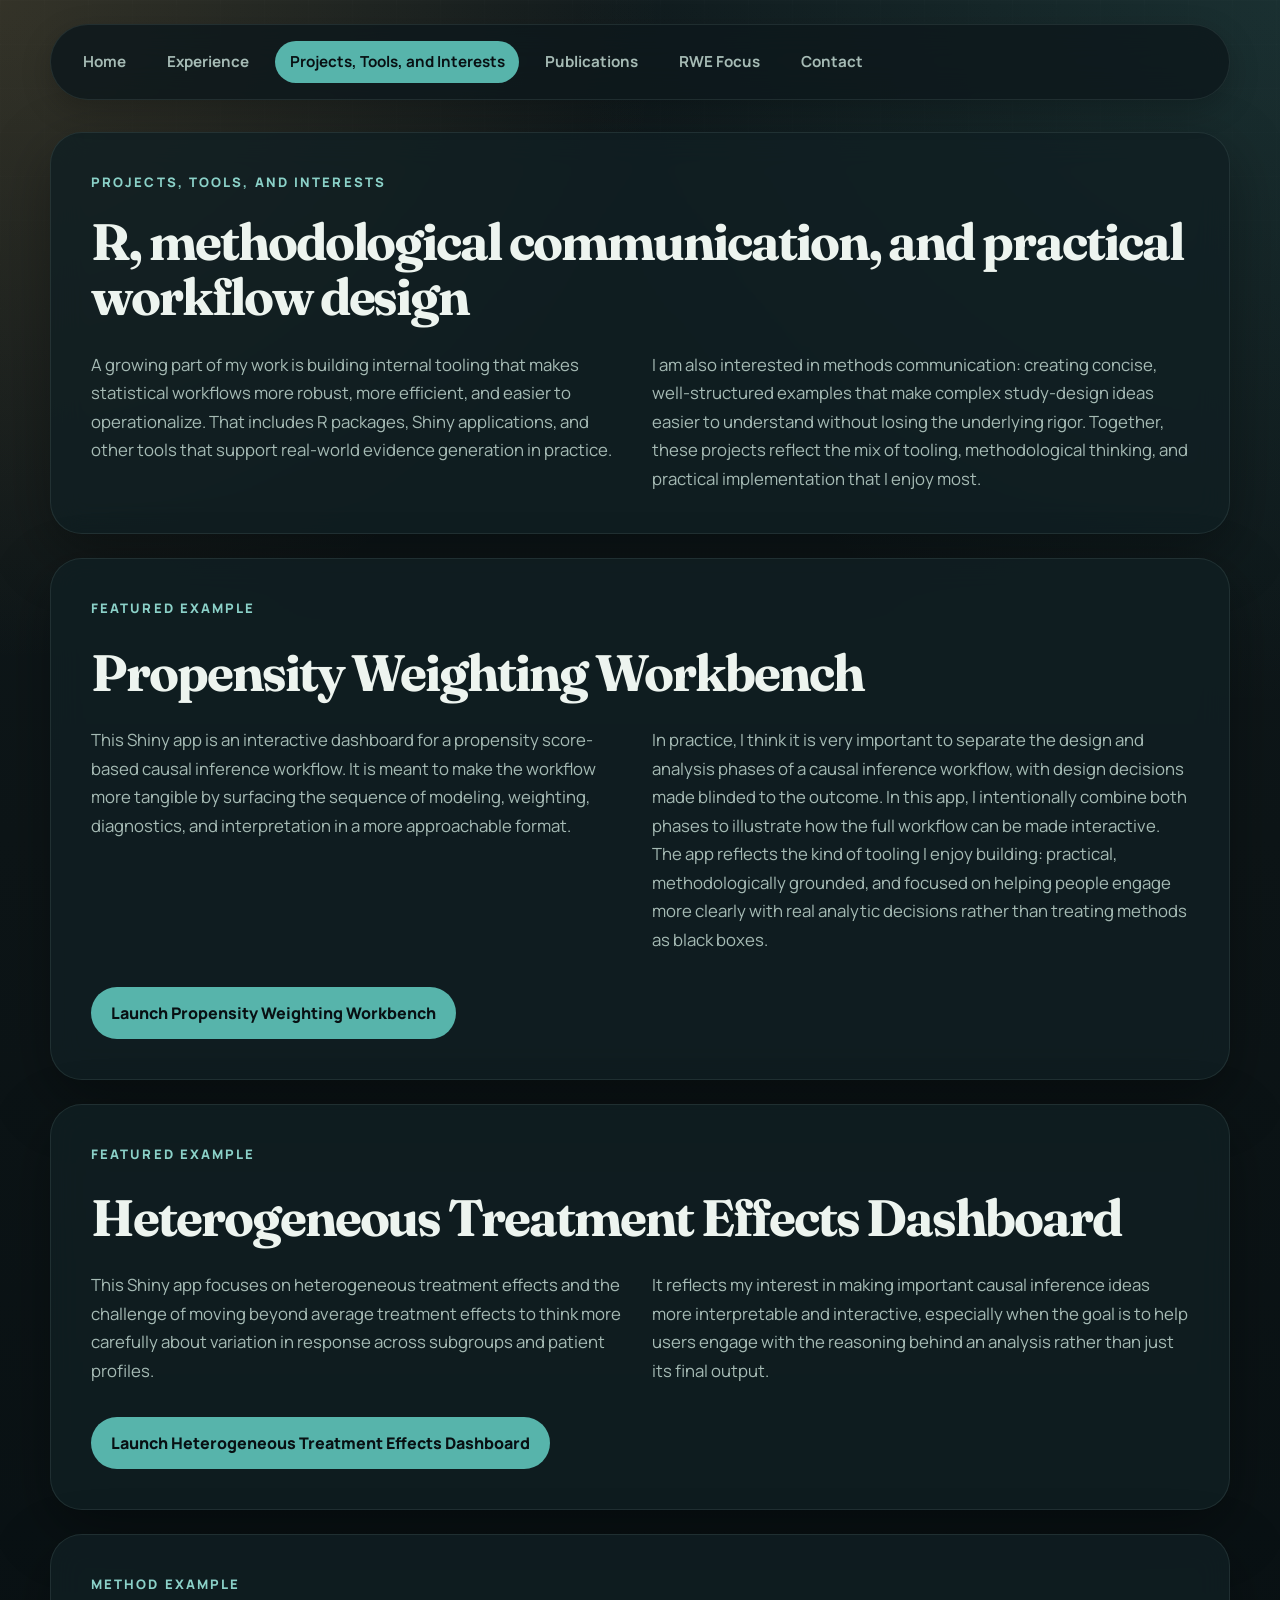
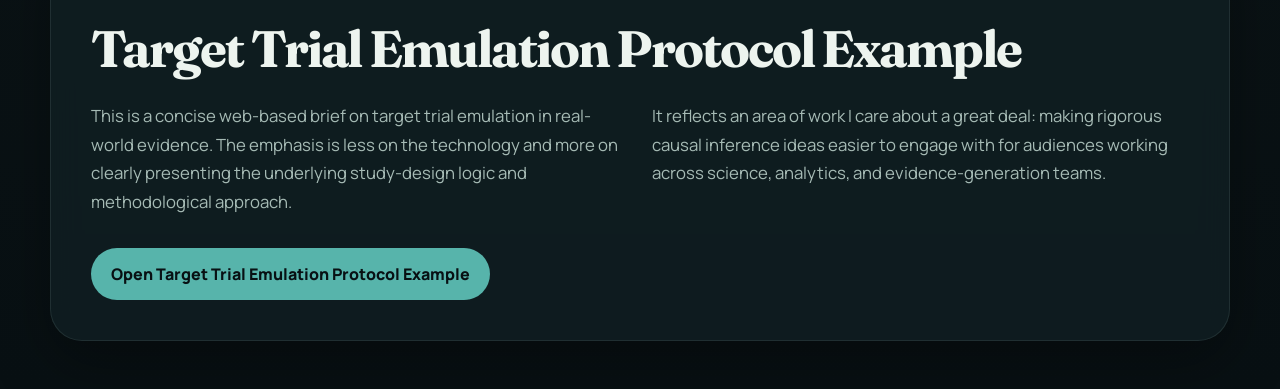
<file: docs/projects.html>
<!DOCTYPE html>
<html xmlns="http://www.w3.org/1999/xhtml" lang="en" xml:lang="en"><head>

<meta charset="utf-8">
<meta name="generator" content="quarto-1.9.37">

<meta name="viewport" content="width=device-width, initial-scale=1.0, user-scalable=yes">


<title>Projects, Tools, and Interests – Adam J. Dugan, PhD</title>
<style>
/* Default styles provided by pandoc.
** See https://pandoc.org/MANUAL.html#variables-for-html for config info.
*/
code{white-space: pre-wrap;}
span.smallcaps{font-variant: small-caps;}
div.columns{display: flex; gap: min(4vw, 1.5em);}
div.column{flex: auto; overflow-x: auto;}
div.hanging-indent{margin-left: 1.5em; text-indent: -1.5em;}
ul.task-list{list-style: none;}
ul.task-list li input[type="checkbox"] {
  width: 0.8em;
  margin: 0 0.8em 0.2em -1em; /* quarto-specific, see https://github.com/quarto-dev/quarto-cli/issues/4556 */ 
  vertical-align: middle;
}
.display.math{display: block; text-align: center; margin: 0.5rem auto;}
</style>


<script src="site_libs/clipboard/clipboard.min.js"></script>
<script src="site_libs/quarto-html/tabby.min.js"></script>
<script src="site_libs/quarto-html/popper.min.js"></script>
<script src="site_libs/quarto-html/tippy.umd.min.js"></script>
<script src="site_libs/quarto-html/anchor.min.js"></script>
<link href="site_libs/quarto-html/tippy.css" rel="stylesheet">
<link href="site_libs/quarto-html/light-border.css" rel="stylesheet">
<link href="site_libs/quarto-html/quarto-html-640605f58ae58ee79329c070719e555b.min.css" rel="stylesheet" append-hash="true" data-mode="light">
<link href="site_libs/quarto-html/quarto-syntax-highlighting-7f8f88aac4f3542376d5c11b86a4c14d.css" rel="stylesheet" id="quarto-text-highlighting-styles">
<script>
  document.documentElement.classList.add("js");
</script>
<link rel="preconnect" href="https://fonts.googleapis.com">
<link rel="preconnect" href="https://fonts.gstatic.com" crossorigin="">
<link href="https://fonts.googleapis.com/css2?family=Fraunces:opsz,wght@9..144,500;9..144,700&amp;family=Manrope:wght@400;500;600;700;800&amp;display=swap" rel="stylesheet">


<link rel="stylesheet" href="assets/css/styles.css">
</head>

<body>

<div class="site-tabs-wrap">
  <nav class="site-tabs" aria-label="Primary">
    <a class="site-tab" href="index.html">Home</a>
    <a class="site-tab" href="experience.html">Experience</a>
    <a class="site-tab" href="projects.html">Projects, Tools, and Interests</a>
    <a class="site-tab" href="publications.html">Publications</a>
    <a class="site-tab" href="rwe-focus.html">RWE Focus</a>
    <a class="site-tab" href="contact.html">Contact</a>
  </nav>
</div>

<header id="title-block-header">
<h1 class="title">Projects, Tools, and Interests</h1>

</header>


<div class="page-shell page-shell-inner">
  <section class="section reveal">
    <div class="section-heading">
      <p class="eyebrow">Projects, Tools, and Interests</p>
      <h2 class="anchored">R, methodological communication, and practical workflow design</h2>
    </div>
    <div class="split-text">
      <p>
        A growing part of my work is building internal tooling that makes statistical workflows
        more robust, more efficient, and easier to operationalize. That includes R packages, Shiny
        applications, and other tools that support real-world evidence generation in practice.
      </p>
      <p>
        I am also interested in methods communication: creating concise, well-structured examples
        that make complex study-design ideas easier to understand without losing the underlying
        rigor. Together, these projects reflect the mix of tooling, methodological thinking, and
        practical implementation that I enjoy most.
      </p>
    </div>
  </section>

  <section class="section reveal">
    <div class="section-heading">
      <p class="eyebrow">Featured Example</p>
      <h2 class="anchored">Propensity Weighting Workbench</h2>
    </div>
    <div class="split-text">
      <p>
        This Shiny app is an interactive dashboard for a propensity score-based causal inference
        workflow. It is meant to make the workflow more tangible by surfacing the sequence of
        modeling, weighting, diagnostics, and interpretation in a more approachable format.
      </p>
      <p>
        In practice, I think it is very important to separate the design and analysis phases of a
        causal inference workflow, with design decisions made blinded to the outcome. In this app,
        I intentionally combine both phases to illustrate how the full workflow can be made
        interactive. The app reflects the kind of tooling I enjoy building: practical,
        methodologically grounded, and focused on helping people engage more clearly with real
        analytic decisions rather than treating methods as black boxes.
      </p>
    </div>
    <div class="hero-actions">
      <a class="button button-primary" href="https://adamdugan.shinyapps.io/propensity-weighting-workbench/" target="_blank" rel="noreferrer">
        Launch Propensity Weighting Workbench
      </a>
    </div>
  </section>

  <section class="section reveal">
    <div class="section-heading">
      <p class="eyebrow">Featured Example</p>
      <h2 class="anchored">Heterogeneous Treatment Effects Dashboard</h2>
    </div>
    <div class="split-text">
      <p>
        This Shiny app focuses on heterogeneous treatment effects and the challenge of moving
        beyond average treatment effects to think more carefully about variation in response across
        subgroups and patient profiles.
      </p>
      <p>
        It reflects my interest in making important causal inference ideas more interpretable and
        interactive, especially when the goal is to help users engage with the reasoning behind an
        analysis rather than just its final output.
      </p>
    </div>
    <div class="hero-actions">
      <a class="button button-primary" href="https://adamdugan.shinyapps.io/heterogeneous-treatment-effects-dashboard/" target="_blank" rel="noreferrer">
        Launch Heterogeneous Treatment Effects Dashboard
      </a>
    </div>
  </section>

  <section class="section reveal">
    <div class="section-heading">
      <p class="eyebrow">Method Example</p>
      <h2 class="anchored">Target Trial Emulation Protocol Example</h2>
    </div>
    <div class="split-text">
      <p>
        This is a concise web-based brief on target trial emulation in real-world evidence. The
        emphasis is less on the technology and more on clearly presenting the underlying
        study-design logic and methodological approach.
      </p>
      <p>
        It reflects an area of work I care about a great deal: making rigorous causal inference
        ideas easier to engage with for audiences working across science, analytics, and
        evidence-generation teams.
      </p>
    </div>
    <div class="hero-actions">
      <a class="button button-primary" href="work/target-trial-emulation-example.html" target="_blank" rel="noreferrer">
        Open Target Trial Emulation Protocol Example
      </a>
    </div>
  </section>
</div>


<script src="assets/js/script.js"></script>
<script id="quarto-html-after-body" type="application/javascript">
  window.document.addEventListener("DOMContentLoaded", function (event) {
    const tabsets =  window.document.querySelectorAll(".panel-tabset-tabby")
    tabsets.forEach(function(tabset) {
      const tabby = new Tabby('#' + tabset.id);
    });
    const icon = "";
    const anchorJS = new window.AnchorJS();
    anchorJS.options = {
      placement: 'right',
      icon: icon
    };
    anchorJS.add('.anchored');
    const isCodeAnnotation = (el) => {
      for (const clz of el.classList) {
        if (clz.startsWith('code-annotation-')) {                     
          return true;
        }
      }
      return false;
    }
    const onCopySuccess = function(e) {
      // button target
      const button = e.trigger;
      // don't keep focus
      button.blur();
      // flash "checked"
      button.classList.add('code-copy-button-checked');
      var currentTitle = button.getAttribute("title");
      button.setAttribute("title", "Copied!");
      let tooltip;
      if (window.bootstrap) {
        button.setAttribute("data-bs-toggle", "tooltip");
        button.setAttribute("data-bs-placement", "left");
        button.setAttribute("data-bs-title", "Copied!");
        tooltip = new bootstrap.Tooltip(button, 
          { trigger: "manual", 
            customClass: "code-copy-button-tooltip",
            offset: [0, -8]});
        tooltip.show();    
      }
      setTimeout(function() {
        if (tooltip) {
          tooltip.hide();
          button.removeAttribute("data-bs-title");
          button.removeAttribute("data-bs-toggle");
          button.removeAttribute("data-bs-placement");
        }
        button.setAttribute("title", currentTitle);
        button.classList.remove('code-copy-button-checked');
      }, 1000);
      // clear code selection
      e.clearSelection();
    }
    const getTextToCopy = function(trigger) {
      const outerScaffold = trigger.parentElement.cloneNode(true);
      const codeEl = outerScaffold.querySelector('code');
      for (const childEl of codeEl.children) {
        if (isCodeAnnotation(childEl)) {
          childEl.remove();
        }
      }
      return codeEl.innerText;
    }
    const clipboard = new window.ClipboardJS('.code-copy-button:not([data-in-quarto-modal])', {
      text: getTextToCopy
    });
    clipboard.on('success', onCopySuccess);
    if (window.document.getElementById('quarto-embedded-source-code-modal')) {
      const clipboardModal = new window.ClipboardJS('.code-copy-button[data-in-quarto-modal]', {
        text: getTextToCopy,
        container: window.document.getElementById('quarto-embedded-source-code-modal')
      });
      clipboardModal.on('success', onCopySuccess);
    }
      var localhostRegex = new RegExp(/^(?:http|https):\/\/localhost\:?[0-9]*\//);
      var mailtoRegex = new RegExp(/^mailto:/);
        var filterRegex = new RegExp('/' + window.location.host + '/');
      var isInternal = (href) => {
          return filterRegex.test(href) || localhostRegex.test(href) || mailtoRegex.test(href);
      }
      // Inspect non-navigation links and adorn them if external
     var links = window.document.querySelectorAll('a[href]:not(.nav-link):not(.navbar-brand):not(.toc-action):not(.sidebar-link):not(.sidebar-item-toggle):not(.pagination-link):not(.no-external):not([aria-hidden]):not(.dropdown-item):not(.quarto-navigation-tool):not(.about-link)');
      for (var i=0; i<links.length; i++) {
        const link = links[i];
        if (!isInternal(link.href)) {
          // undo the damage that might have been done by quarto-nav.js in the case of
          // links that we want to consider external
          if (link.dataset.originalHref !== undefined) {
            link.href = link.dataset.originalHref;
          }
        }
      }
    function tippyHover(el, contentFn, onTriggerFn, onUntriggerFn) {
      const config = {
        allowHTML: true,
        maxWidth: 500,
        delay: 100,
        arrow: false,
        appendTo: function(el) {
            return el.parentElement;
        },
        interactive: true,
        interactiveBorder: 10,
        theme: 'light-border',
        placement: 'bottom-start',
      };
      if (contentFn) {
        config.content = contentFn;
      }
      if (onTriggerFn) {
        config.onTrigger = onTriggerFn;
      }
      if (onUntriggerFn) {
        config.onUntrigger = onUntriggerFn;
      }
      window.tippy(el, config); 
    }
    const noterefs = window.document.querySelectorAll('a[role="doc-noteref"]');
    for (var i=0; i<noterefs.length; i++) {
      const ref = noterefs[i];
      tippyHover(ref, function() {
        // use id or data attribute instead here
        let href = ref.getAttribute('data-footnote-href') || ref.getAttribute('href');
        try { href = new URL(href).hash; } catch {}
        const id = href.replace(/^#\/?/, "");
        const note = window.document.getElementById(id);
        if (note) {
          return note.innerHTML;
        } else {
          return "";
        }
      });
    }
    const xrefs = window.document.querySelectorAll('a.quarto-xref');
    const processXRef = (id, note) => {
      // Strip column container classes
      const stripColumnClz = (el) => {
        el.classList.remove("page-full", "page-columns");
        if (el.children) {
          for (const child of el.children) {
            stripColumnClz(child);
          }
        }
      }
      stripColumnClz(note)
      if (id === null || id.startsWith('sec-')) {
        // Special case sections, only their first couple elements
        const container = document.createElement("div");
        if (note.children && note.children.length > 2) {
          container.appendChild(note.children[0].cloneNode(true));
          for (let i = 1; i < note.children.length; i++) {
            const child = note.children[i];
            if (child.tagName === "P" && child.innerText === "") {
              continue;
            } else {
              container.appendChild(child.cloneNode(true));
              break;
            }
          }
          if (window.Quarto?.typesetMath) {
            window.Quarto.typesetMath(container);
          }
          return container.innerHTML
        } else {
          if (window.Quarto?.typesetMath) {
            window.Quarto.typesetMath(note);
          }
          return note.innerHTML;
        }
      } else {
        // Remove any anchor links if they are present
        const anchorLink = note.querySelector('a.anchorjs-link');
        if (anchorLink) {
          anchorLink.remove();
        }
        if (window.Quarto?.typesetMath) {
          window.Quarto.typesetMath(note);
        }
        if (note.classList.contains("callout")) {
          return note.outerHTML;
        } else {
          return note.innerHTML;
        }
      }
    }
    for (var i=0; i<xrefs.length; i++) {
      const xref = xrefs[i];
      tippyHover(xref, undefined, function(instance) {
        instance.disable();
        let url = xref.getAttribute('href');
        let hash = undefined; 
        if (url.startsWith('#')) {
          hash = url;
        } else {
          try { hash = new URL(url).hash; } catch {}
        }
        if (hash) {
          const id = hash.replace(/^#\/?/, "");
          const note = window.document.getElementById(id);
          if (note !== null) {
            try {
              const html = processXRef(id, note.cloneNode(true));
              instance.setContent(html);
            } finally {
              instance.enable();
              instance.show();
            }
          } else {
            // See if we can fetch this
            fetch(url.split('#')[0])
            .then(res => res.text())
            .then(html => {
              const parser = new DOMParser();
              const htmlDoc = parser.parseFromString(html, "text/html");
              const note = htmlDoc.getElementById(id);
              if (note !== null) {
                const html = processXRef(id, note);
                instance.setContent(html);
              } 
            }).finally(() => {
              instance.enable();
              instance.show();
            });
          }
        } else {
          // See if we can fetch a full url (with no hash to target)
          // This is a special case and we should probably do some content thinning / targeting
          fetch(url)
          .then(res => res.text())
          .then(html => {
            const parser = new DOMParser();
            const htmlDoc = parser.parseFromString(html, "text/html");
            const note = htmlDoc.querySelector('main.content');
            if (note !== null) {
              // This should only happen for chapter cross references
              // (since there is no id in the URL)
              // remove the first header
              if (note.children.length > 0 && note.children[0].tagName === "HEADER") {
                note.children[0].remove();
              }
              const html = processXRef(null, note);
              instance.setContent(html);
            } 
          }).finally(() => {
            instance.enable();
            instance.show();
          });
        }
      }, function(instance) {
      });
    }
        let selectedAnnoteEl;
        const selectorForAnnotation = ( cell, annotation) => {
          let cellAttr = 'data-code-cell="' + cell + '"';
          let lineAttr = 'data-code-annotation="' +  annotation + '"';
          const selector = 'span[' + cellAttr + '][' + lineAttr + ']';
          return selector;
        }
        const selectCodeLines = (annoteEl) => {
          const doc = window.document;
          const targetCell = annoteEl.getAttribute("data-target-cell");
          const targetAnnotation = annoteEl.getAttribute("data-target-annotation");
          const annoteSpan = window.document.querySelector(selectorForAnnotation(targetCell, targetAnnotation));
          const lines = annoteSpan.getAttribute("data-code-lines").split(",");
          const lineIds = lines.map((line) => {
            return targetCell + "-" + line;
          })
          let top = null;
          let height = null;
          let parent = null;
          if (lineIds.length > 0) {
              //compute the position of the single el (top and bottom and make a div)
              const el = window.document.getElementById(lineIds[0]);
              top = el.offsetTop;
              height = el.offsetHeight;
              parent = el.parentElement.parentElement;
            if (lineIds.length > 1) {
              const lastEl = window.document.getElementById(lineIds[lineIds.length - 1]);
              const bottom = lastEl.offsetTop + lastEl.offsetHeight;
              height = bottom - top;
            }
            if (top !== null && height !== null && parent !== null) {
              // cook up a div (if necessary) and position it 
              let div = window.document.getElementById("code-annotation-line-highlight");
              if (div === null) {
                div = window.document.createElement("div");
                div.setAttribute("id", "code-annotation-line-highlight");
                div.style.position = 'absolute';
                parent.appendChild(div);
              }
              div.style.top = top - 2 + "px";
              div.style.height = height + 4 + "px";
              div.style.left = 0;
              let gutterDiv = window.document.getElementById("code-annotation-line-highlight-gutter");
              if (gutterDiv === null) {
                gutterDiv = window.document.createElement("div");
                gutterDiv.setAttribute("id", "code-annotation-line-highlight-gutter");
                gutterDiv.style.position = 'absolute';
                const codeCell = window.document.getElementById(targetCell);
                const gutter = codeCell.querySelector('.code-annotation-gutter');
                gutter.appendChild(gutterDiv);
              }
              gutterDiv.style.top = top - 2 + "px";
              gutterDiv.style.height = height + 4 + "px";
            }
            selectedAnnoteEl = annoteEl;
          }
        };
        const unselectCodeLines = () => {
          const elementsIds = ["code-annotation-line-highlight", "code-annotation-line-highlight-gutter"];
          elementsIds.forEach((elId) => {
            const div = window.document.getElementById(elId);
            if (div) {
              div.remove();
            }
          });
          selectedAnnoteEl = undefined;
        };
          // Handle positioning of the toggle
      window.addEventListener(
        "resize",
        throttle(() => {
          elRect = undefined;
          if (selectedAnnoteEl) {
            selectCodeLines(selectedAnnoteEl);
          }
        }, 10)
      );
      function throttle(fn, ms) {
      let throttle = false;
      let timer;
        return (...args) => {
          if(!throttle) { // first call gets through
              fn.apply(this, args);
              throttle = true;
          } else { // all the others get throttled
              if(timer) clearTimeout(timer); // cancel #2
              timer = setTimeout(() => {
                fn.apply(this, args);
                timer = throttle = false;
              }, ms);
          }
        };
      }
        // Attach click handler to the DT
        const annoteDls = window.document.querySelectorAll('dt[data-target-cell]');
        for (const annoteDlNode of annoteDls) {
          annoteDlNode.addEventListener('click', (event) => {
            const clickedEl = event.target;
            if (clickedEl !== selectedAnnoteEl) {
              unselectCodeLines();
              const activeEl = window.document.querySelector('dt[data-target-cell].code-annotation-active');
              if (activeEl) {
                activeEl.classList.remove('code-annotation-active');
              }
              selectCodeLines(clickedEl);
              clickedEl.classList.add('code-annotation-active');
            } else {
              // Unselect the line
              unselectCodeLines();
              clickedEl.classList.remove('code-annotation-active');
            }
          });
        }
    const findCites = (el) => {
      const parentEl = el.parentElement;
      if (parentEl) {
        const cites = parentEl.dataset.cites;
        if (cites) {
          return {
            el,
            cites: cites.split(' ')
          };
        } else {
          return findCites(el.parentElement)
        }
      } else {
        return undefined;
      }
    };
    var bibliorefs = window.document.querySelectorAll('a[role="doc-biblioref"]');
    for (var i=0; i<bibliorefs.length; i++) {
      const ref = bibliorefs[i];
      const citeInfo = findCites(ref);
      if (citeInfo) {
        tippyHover(citeInfo.el, function() {
          var popup = window.document.createElement('div');
          citeInfo.cites.forEach(function(cite) {
            var citeDiv = window.document.createElement('div');
            citeDiv.classList.add('hanging-indent');
            citeDiv.classList.add('csl-entry');
            var biblioDiv = window.document.getElementById('ref-' + cite);
            if (biblioDiv) {
              citeDiv.innerHTML = biblioDiv.innerHTML;
            }
            popup.appendChild(citeDiv);
          });
          return popup.innerHTML;
        });
      }
    }
  });
  </script>




</body></html>
</file>
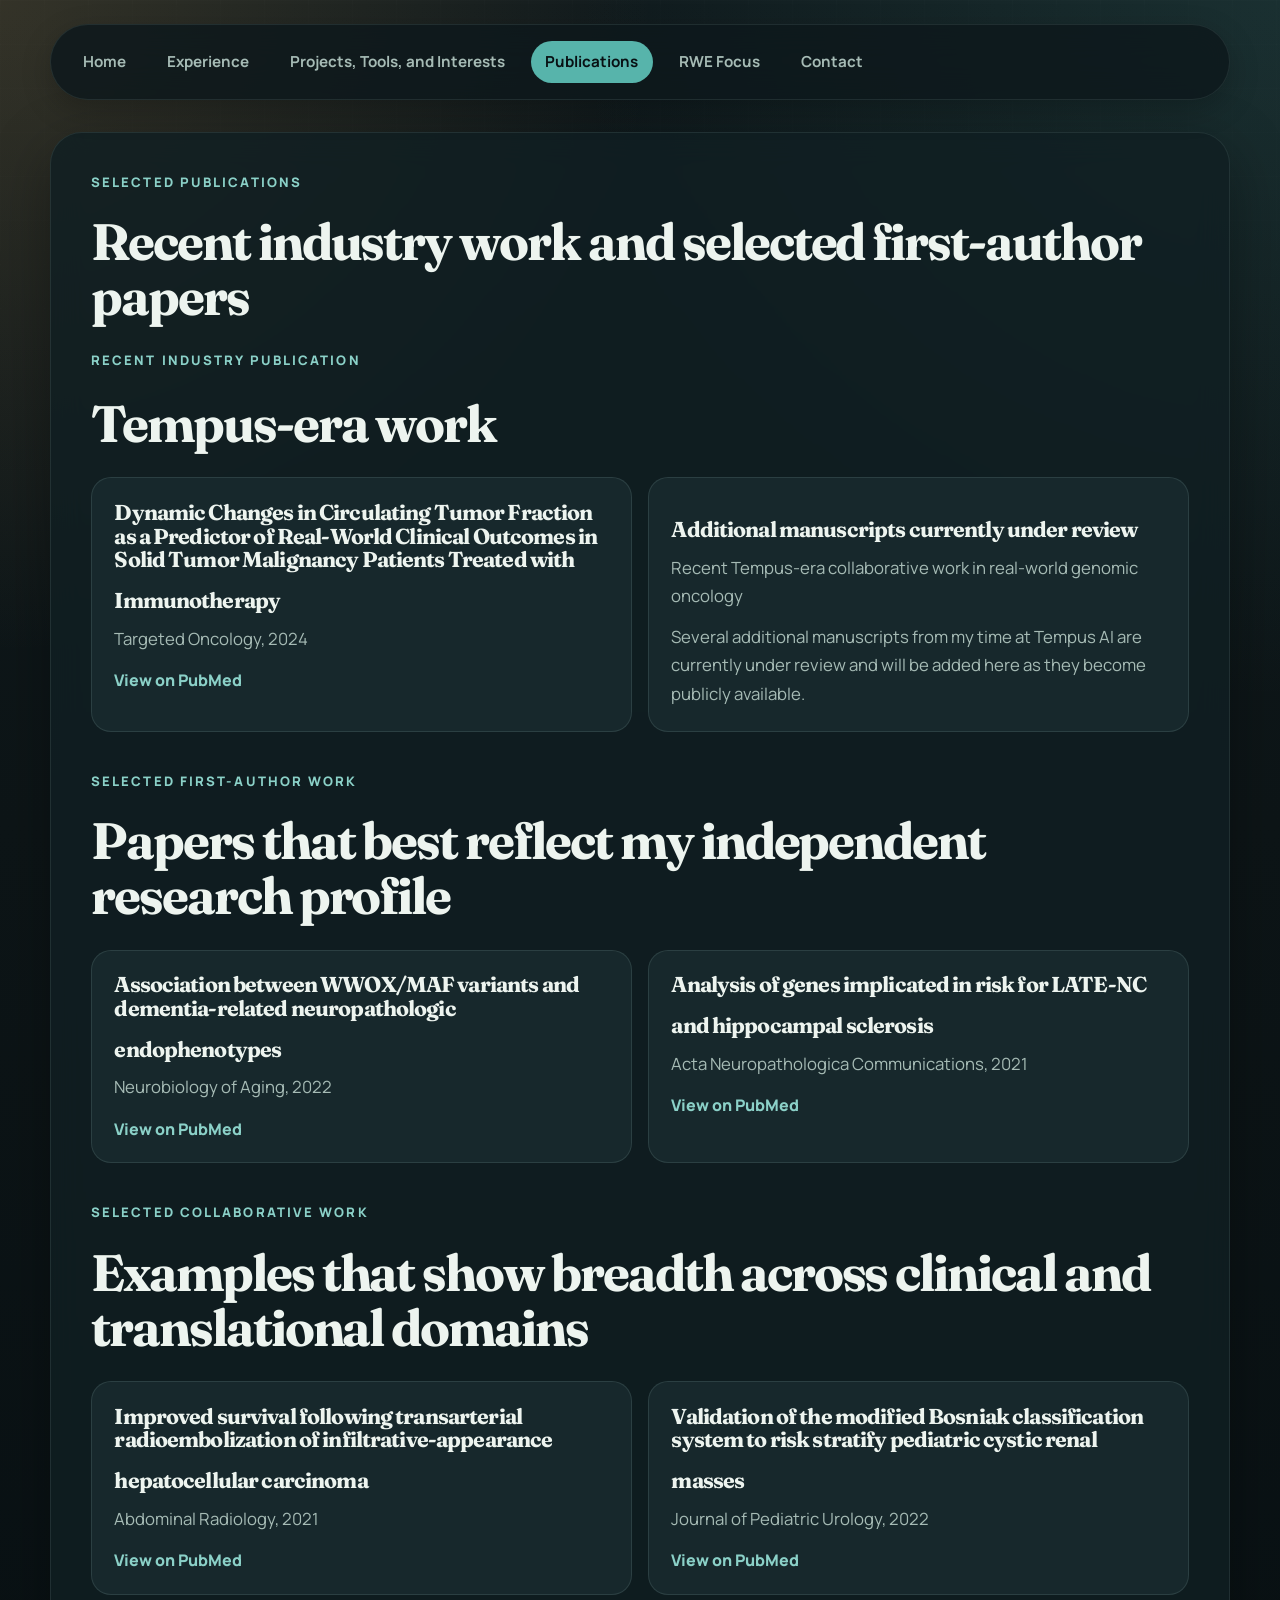
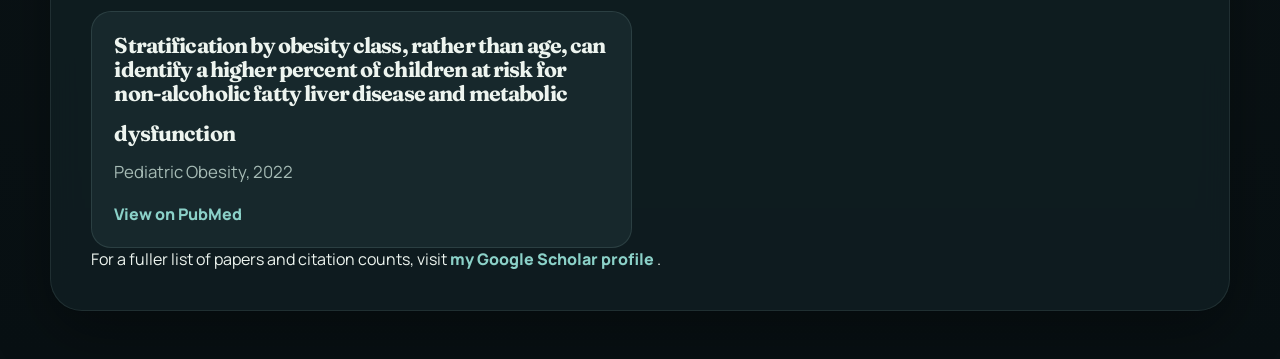
<file: docs/publications.html>
<!DOCTYPE html>
<html xmlns="http://www.w3.org/1999/xhtml" lang="en" xml:lang="en"><head>

<meta charset="utf-8">
<meta name="generator" content="quarto-1.9.37">

<meta name="viewport" content="width=device-width, initial-scale=1.0, user-scalable=yes">


<title>Publications – Adam J. Dugan, PhD</title>
<style>
/* Default styles provided by pandoc.
** See https://pandoc.org/MANUAL.html#variables-for-html for config info.
*/
code{white-space: pre-wrap;}
span.smallcaps{font-variant: small-caps;}
div.columns{display: flex; gap: min(4vw, 1.5em);}
div.column{flex: auto; overflow-x: auto;}
div.hanging-indent{margin-left: 1.5em; text-indent: -1.5em;}
ul.task-list{list-style: none;}
ul.task-list li input[type="checkbox"] {
  width: 0.8em;
  margin: 0 0.8em 0.2em -1em; /* quarto-specific, see https://github.com/quarto-dev/quarto-cli/issues/4556 */ 
  vertical-align: middle;
}
.display.math{display: block; text-align: center; margin: 0.5rem auto;}
</style>


<script src="site_libs/clipboard/clipboard.min.js"></script>
<script src="site_libs/quarto-html/tabby.min.js"></script>
<script src="site_libs/quarto-html/popper.min.js"></script>
<script src="site_libs/quarto-html/tippy.umd.min.js"></script>
<script src="site_libs/quarto-html/anchor.min.js"></script>
<link href="site_libs/quarto-html/tippy.css" rel="stylesheet">
<link href="site_libs/quarto-html/light-border.css" rel="stylesheet">
<link href="site_libs/quarto-html/quarto-html-640605f58ae58ee79329c070719e555b.min.css" rel="stylesheet" append-hash="true" data-mode="light">
<link href="site_libs/quarto-html/quarto-syntax-highlighting-7f8f88aac4f3542376d5c11b86a4c14d.css" rel="stylesheet" id="quarto-text-highlighting-styles">
<script>
  document.documentElement.classList.add("js");
</script>
<link rel="preconnect" href="https://fonts.googleapis.com">
<link rel="preconnect" href="https://fonts.gstatic.com" crossorigin="">
<link href="https://fonts.googleapis.com/css2?family=Fraunces:opsz,wght@9..144,500;9..144,700&amp;family=Manrope:wght@400;500;600;700;800&amp;display=swap" rel="stylesheet">


<link rel="stylesheet" href="assets/css/styles.css">
</head>

<body>

<div class="site-tabs-wrap">
  <nav class="site-tabs" aria-label="Primary">
    <a class="site-tab" href="index.html">Home</a>
    <a class="site-tab" href="experience.html">Experience</a>
    <a class="site-tab" href="projects.html">Projects, Tools, and Interests</a>
    <a class="site-tab" href="publications.html">Publications</a>
    <a class="site-tab" href="rwe-focus.html">RWE Focus</a>
    <a class="site-tab" href="contact.html">Contact</a>
  </nav>
</div>

<header id="title-block-header">
<h1 class="title">Publications</h1>

</header>


<div class="page-shell page-shell-inner">
  <section class="section reveal">
    <div class="section-heading">
      <p class="eyebrow">Selected Publications</p>
      <h2 class="anchored">Recent industry work and selected first-author papers</h2>
    </div>
    <div class="section-heading">
      <p class="eyebrow">Recent Industry Publication</p>
      <h2 class="anchored">Tempus-era work</h2>
    </div>
    <div class="publication-list">
      <article class="publication-card">
        <h3 class="anchored">
          Dynamic Changes in Circulating Tumor Fraction as a Predictor of Real-World Clinical
          Outcomes in Solid Tumor Malignancy Patients Treated with Immunotherapy
        </h3>
        <p>Targeted Oncology, 2024</p>
        <a href="https://pubmed.ncbi.nlm.nih.gov/39037536/" target="_blank" rel="noreferrer">
          View on PubMed
        </a>
      </article>
      <article class="publication-card">
        <h3 class="anchored">Additional manuscripts currently under review</h3>
        <p>Recent Tempus-era collaborative work in real-world genomic oncology</p>
        <p>
          Several additional manuscripts from my time at Tempus AI are currently under review and
          will be added here as they become publicly available.
        </p>
      </article>
    </div>
    <div class="section-heading publication-subhead">
      <p class="eyebrow">Selected First-Author Work</p>
      <h2 class="anchored">Papers that best reflect my independent research profile</h2>
    </div>
    <div class="publication-list">
      <article class="publication-card">
        <h3 class="anchored">Association between WWOX/MAF variants and dementia-related neuropathologic endophenotypes</h3>
        <p>Neurobiology of Aging, 2022</p>
        <a href="https://pubmed.ncbi.nlm.nih.gov/34852950/" target="_blank" rel="noreferrer">View on PubMed</a>
      </article>
      <article class="publication-card">
        <h3 class="anchored">Analysis of genes implicated in risk for LATE-NC and hippocampal sclerosis</h3>
        <p>Acta Neuropathologica Communications, 2021</p>
        <a href="https://pubmed.ncbi.nlm.nih.gov/34526147/" target="_blank" rel="noreferrer">View on PubMed</a>
      </article>
    </div>
    <div class="section-heading publication-subhead">
      <p class="eyebrow">Selected Collaborative Work</p>
      <h2 class="anchored">Examples that show breadth across clinical and translational domains</h2>
    </div>
    <div class="publication-list">
      <article class="publication-card">
        <h3 class="anchored">Improved survival following transarterial radioembolization of infiltrative-appearance hepatocellular carcinoma</h3>
        <p>Abdominal Radiology, 2021</p>
        <a href="https://pubmed.ncbi.nlm.nih.gov/33385248/" target="_blank" rel="noreferrer">View on PubMed</a>
      </article>
      <article class="publication-card">
        <h3 class="anchored">Validation of the modified Bosniak classification system to risk stratify pediatric cystic renal masses</h3>
        <p>Journal of Pediatric Urology, 2022</p>
        <a href="https://pubmed.ncbi.nlm.nih.gov/34961708/" target="_blank" rel="noreferrer">View on PubMed</a>
      </article>
      <article class="publication-card">
        <h3 class="anchored">Stratification by obesity class, rather than age, can identify a higher percent of children at risk for non-alcoholic fatty liver disease and metabolic dysfunction</h3>
        <p>Pediatric Obesity, 2022</p>
        <a href="https://pubmed.ncbi.nlm.nih.gov/34662928/" target="_blank" rel="noreferrer">View on PubMed</a>
      </article>
    </div>
    <p class="supporting-link">
      For a fuller list of papers and citation counts, visit
      <a href="https://scholar.google.com/citations?user=WxaYEwoAAAAJ&amp;hl=en" target="_blank" rel="noreferrer">
        my Google Scholar profile
      </a>.
    </p>
  </section>
</div>


<script src="assets/js/script.js"></script>
<script id="quarto-html-after-body" type="application/javascript">
  window.document.addEventListener("DOMContentLoaded", function (event) {
    const tabsets =  window.document.querySelectorAll(".panel-tabset-tabby")
    tabsets.forEach(function(tabset) {
      const tabby = new Tabby('#' + tabset.id);
    });
    const icon = "";
    const anchorJS = new window.AnchorJS();
    anchorJS.options = {
      placement: 'right',
      icon: icon
    };
    anchorJS.add('.anchored');
    const isCodeAnnotation = (el) => {
      for (const clz of el.classList) {
        if (clz.startsWith('code-annotation-')) {                     
          return true;
        }
      }
      return false;
    }
    const onCopySuccess = function(e) {
      // button target
      const button = e.trigger;
      // don't keep focus
      button.blur();
      // flash "checked"
      button.classList.add('code-copy-button-checked');
      var currentTitle = button.getAttribute("title");
      button.setAttribute("title", "Copied!");
      let tooltip;
      if (window.bootstrap) {
        button.setAttribute("data-bs-toggle", "tooltip");
        button.setAttribute("data-bs-placement", "left");
        button.setAttribute("data-bs-title", "Copied!");
        tooltip = new bootstrap.Tooltip(button, 
          { trigger: "manual", 
            customClass: "code-copy-button-tooltip",
            offset: [0, -8]});
        tooltip.show();    
      }
      setTimeout(function() {
        if (tooltip) {
          tooltip.hide();
          button.removeAttribute("data-bs-title");
          button.removeAttribute("data-bs-toggle");
          button.removeAttribute("data-bs-placement");
        }
        button.setAttribute("title", currentTitle);
        button.classList.remove('code-copy-button-checked');
      }, 1000);
      // clear code selection
      e.clearSelection();
    }
    const getTextToCopy = function(trigger) {
      const outerScaffold = trigger.parentElement.cloneNode(true);
      const codeEl = outerScaffold.querySelector('code');
      for (const childEl of codeEl.children) {
        if (isCodeAnnotation(childEl)) {
          childEl.remove();
        }
      }
      return codeEl.innerText;
    }
    const clipboard = new window.ClipboardJS('.code-copy-button:not([data-in-quarto-modal])', {
      text: getTextToCopy
    });
    clipboard.on('success', onCopySuccess);
    if (window.document.getElementById('quarto-embedded-source-code-modal')) {
      const clipboardModal = new window.ClipboardJS('.code-copy-button[data-in-quarto-modal]', {
        text: getTextToCopy,
        container: window.document.getElementById('quarto-embedded-source-code-modal')
      });
      clipboardModal.on('success', onCopySuccess);
    }
      var localhostRegex = new RegExp(/^(?:http|https):\/\/localhost\:?[0-9]*\//);
      var mailtoRegex = new RegExp(/^mailto:/);
        var filterRegex = new RegExp('/' + window.location.host + '/');
      var isInternal = (href) => {
          return filterRegex.test(href) || localhostRegex.test(href) || mailtoRegex.test(href);
      }
      // Inspect non-navigation links and adorn them if external
     var links = window.document.querySelectorAll('a[href]:not(.nav-link):not(.navbar-brand):not(.toc-action):not(.sidebar-link):not(.sidebar-item-toggle):not(.pagination-link):not(.no-external):not([aria-hidden]):not(.dropdown-item):not(.quarto-navigation-tool):not(.about-link)');
      for (var i=0; i<links.length; i++) {
        const link = links[i];
        if (!isInternal(link.href)) {
          // undo the damage that might have been done by quarto-nav.js in the case of
          // links that we want to consider external
          if (link.dataset.originalHref !== undefined) {
            link.href = link.dataset.originalHref;
          }
        }
      }
    function tippyHover(el, contentFn, onTriggerFn, onUntriggerFn) {
      const config = {
        allowHTML: true,
        maxWidth: 500,
        delay: 100,
        arrow: false,
        appendTo: function(el) {
            return el.parentElement;
        },
        interactive: true,
        interactiveBorder: 10,
        theme: 'light-border',
        placement: 'bottom-start',
      };
      if (contentFn) {
        config.content = contentFn;
      }
      if (onTriggerFn) {
        config.onTrigger = onTriggerFn;
      }
      if (onUntriggerFn) {
        config.onUntrigger = onUntriggerFn;
      }
      window.tippy(el, config); 
    }
    const noterefs = window.document.querySelectorAll('a[role="doc-noteref"]');
    for (var i=0; i<noterefs.length; i++) {
      const ref = noterefs[i];
      tippyHover(ref, function() {
        // use id or data attribute instead here
        let href = ref.getAttribute('data-footnote-href') || ref.getAttribute('href');
        try { href = new URL(href).hash; } catch {}
        const id = href.replace(/^#\/?/, "");
        const note = window.document.getElementById(id);
        if (note) {
          return note.innerHTML;
        } else {
          return "";
        }
      });
    }
    const xrefs = window.document.querySelectorAll('a.quarto-xref');
    const processXRef = (id, note) => {
      // Strip column container classes
      const stripColumnClz = (el) => {
        el.classList.remove("page-full", "page-columns");
        if (el.children) {
          for (const child of el.children) {
            stripColumnClz(child);
          }
        }
      }
      stripColumnClz(note)
      if (id === null || id.startsWith('sec-')) {
        // Special case sections, only their first couple elements
        const container = document.createElement("div");
        if (note.children && note.children.length > 2) {
          container.appendChild(note.children[0].cloneNode(true));
          for (let i = 1; i < note.children.length; i++) {
            const child = note.children[i];
            if (child.tagName === "P" && child.innerText === "") {
              continue;
            } else {
              container.appendChild(child.cloneNode(true));
              break;
            }
          }
          if (window.Quarto?.typesetMath) {
            window.Quarto.typesetMath(container);
          }
          return container.innerHTML
        } else {
          if (window.Quarto?.typesetMath) {
            window.Quarto.typesetMath(note);
          }
          return note.innerHTML;
        }
      } else {
        // Remove any anchor links if they are present
        const anchorLink = note.querySelector('a.anchorjs-link');
        if (anchorLink) {
          anchorLink.remove();
        }
        if (window.Quarto?.typesetMath) {
          window.Quarto.typesetMath(note);
        }
        if (note.classList.contains("callout")) {
          return note.outerHTML;
        } else {
          return note.innerHTML;
        }
      }
    }
    for (var i=0; i<xrefs.length; i++) {
      const xref = xrefs[i];
      tippyHover(xref, undefined, function(instance) {
        instance.disable();
        let url = xref.getAttribute('href');
        let hash = undefined; 
        if (url.startsWith('#')) {
          hash = url;
        } else {
          try { hash = new URL(url).hash; } catch {}
        }
        if (hash) {
          const id = hash.replace(/^#\/?/, "");
          const note = window.document.getElementById(id);
          if (note !== null) {
            try {
              const html = processXRef(id, note.cloneNode(true));
              instance.setContent(html);
            } finally {
              instance.enable();
              instance.show();
            }
          } else {
            // See if we can fetch this
            fetch(url.split('#')[0])
            .then(res => res.text())
            .then(html => {
              const parser = new DOMParser();
              const htmlDoc = parser.parseFromString(html, "text/html");
              const note = htmlDoc.getElementById(id);
              if (note !== null) {
                const html = processXRef(id, note);
                instance.setContent(html);
              } 
            }).finally(() => {
              instance.enable();
              instance.show();
            });
          }
        } else {
          // See if we can fetch a full url (with no hash to target)
          // This is a special case and we should probably do some content thinning / targeting
          fetch(url)
          .then(res => res.text())
          .then(html => {
            const parser = new DOMParser();
            const htmlDoc = parser.parseFromString(html, "text/html");
            const note = htmlDoc.querySelector('main.content');
            if (note !== null) {
              // This should only happen for chapter cross references
              // (since there is no id in the URL)
              // remove the first header
              if (note.children.length > 0 && note.children[0].tagName === "HEADER") {
                note.children[0].remove();
              }
              const html = processXRef(null, note);
              instance.setContent(html);
            } 
          }).finally(() => {
            instance.enable();
            instance.show();
          });
        }
      }, function(instance) {
      });
    }
        let selectedAnnoteEl;
        const selectorForAnnotation = ( cell, annotation) => {
          let cellAttr = 'data-code-cell="' + cell + '"';
          let lineAttr = 'data-code-annotation="' +  annotation + '"';
          const selector = 'span[' + cellAttr + '][' + lineAttr + ']';
          return selector;
        }
        const selectCodeLines = (annoteEl) => {
          const doc = window.document;
          const targetCell = annoteEl.getAttribute("data-target-cell");
          const targetAnnotation = annoteEl.getAttribute("data-target-annotation");
          const annoteSpan = window.document.querySelector(selectorForAnnotation(targetCell, targetAnnotation));
          const lines = annoteSpan.getAttribute("data-code-lines").split(",");
          const lineIds = lines.map((line) => {
            return targetCell + "-" + line;
          })
          let top = null;
          let height = null;
          let parent = null;
          if (lineIds.length > 0) {
              //compute the position of the single el (top and bottom and make a div)
              const el = window.document.getElementById(lineIds[0]);
              top = el.offsetTop;
              height = el.offsetHeight;
              parent = el.parentElement.parentElement;
            if (lineIds.length > 1) {
              const lastEl = window.document.getElementById(lineIds[lineIds.length - 1]);
              const bottom = lastEl.offsetTop + lastEl.offsetHeight;
              height = bottom - top;
            }
            if (top !== null && height !== null && parent !== null) {
              // cook up a div (if necessary) and position it 
              let div = window.document.getElementById("code-annotation-line-highlight");
              if (div === null) {
                div = window.document.createElement("div");
                div.setAttribute("id", "code-annotation-line-highlight");
                div.style.position = 'absolute';
                parent.appendChild(div);
              }
              div.style.top = top - 2 + "px";
              div.style.height = height + 4 + "px";
              div.style.left = 0;
              let gutterDiv = window.document.getElementById("code-annotation-line-highlight-gutter");
              if (gutterDiv === null) {
                gutterDiv = window.document.createElement("div");
                gutterDiv.setAttribute("id", "code-annotation-line-highlight-gutter");
                gutterDiv.style.position = 'absolute';
                const codeCell = window.document.getElementById(targetCell);
                const gutter = codeCell.querySelector('.code-annotation-gutter');
                gutter.appendChild(gutterDiv);
              }
              gutterDiv.style.top = top - 2 + "px";
              gutterDiv.style.height = height + 4 + "px";
            }
            selectedAnnoteEl = annoteEl;
          }
        };
        const unselectCodeLines = () => {
          const elementsIds = ["code-annotation-line-highlight", "code-annotation-line-highlight-gutter"];
          elementsIds.forEach((elId) => {
            const div = window.document.getElementById(elId);
            if (div) {
              div.remove();
            }
          });
          selectedAnnoteEl = undefined;
        };
          // Handle positioning of the toggle
      window.addEventListener(
        "resize",
        throttle(() => {
          elRect = undefined;
          if (selectedAnnoteEl) {
            selectCodeLines(selectedAnnoteEl);
          }
        }, 10)
      );
      function throttle(fn, ms) {
      let throttle = false;
      let timer;
        return (...args) => {
          if(!throttle) { // first call gets through
              fn.apply(this, args);
              throttle = true;
          } else { // all the others get throttled
              if(timer) clearTimeout(timer); // cancel #2
              timer = setTimeout(() => {
                fn.apply(this, args);
                timer = throttle = false;
              }, ms);
          }
        };
      }
        // Attach click handler to the DT
        const annoteDls = window.document.querySelectorAll('dt[data-target-cell]');
        for (const annoteDlNode of annoteDls) {
          annoteDlNode.addEventListener('click', (event) => {
            const clickedEl = event.target;
            if (clickedEl !== selectedAnnoteEl) {
              unselectCodeLines();
              const activeEl = window.document.querySelector('dt[data-target-cell].code-annotation-active');
              if (activeEl) {
                activeEl.classList.remove('code-annotation-active');
              }
              selectCodeLines(clickedEl);
              clickedEl.classList.add('code-annotation-active');
            } else {
              // Unselect the line
              unselectCodeLines();
              clickedEl.classList.remove('code-annotation-active');
            }
          });
        }
    const findCites = (el) => {
      const parentEl = el.parentElement;
      if (parentEl) {
        const cites = parentEl.dataset.cites;
        if (cites) {
          return {
            el,
            cites: cites.split(' ')
          };
        } else {
          return findCites(el.parentElement)
        }
      } else {
        return undefined;
      }
    };
    var bibliorefs = window.document.querySelectorAll('a[role="doc-biblioref"]');
    for (var i=0; i<bibliorefs.length; i++) {
      const ref = bibliorefs[i];
      const citeInfo = findCites(ref);
      if (citeInfo) {
        tippyHover(citeInfo.el, function() {
          var popup = window.document.createElement('div');
          citeInfo.cites.forEach(function(cite) {
            var citeDiv = window.document.createElement('div');
            citeDiv.classList.add('hanging-indent');
            citeDiv.classList.add('csl-entry');
            var biblioDiv = window.document.getElementById('ref-' + cite);
            if (biblioDiv) {
              citeDiv.innerHTML = biblioDiv.innerHTML;
            }
            popup.appendChild(citeDiv);
          });
          return popup.innerHTML;
        });
      }
    }
  });
  </script>




</body></html>
</file>
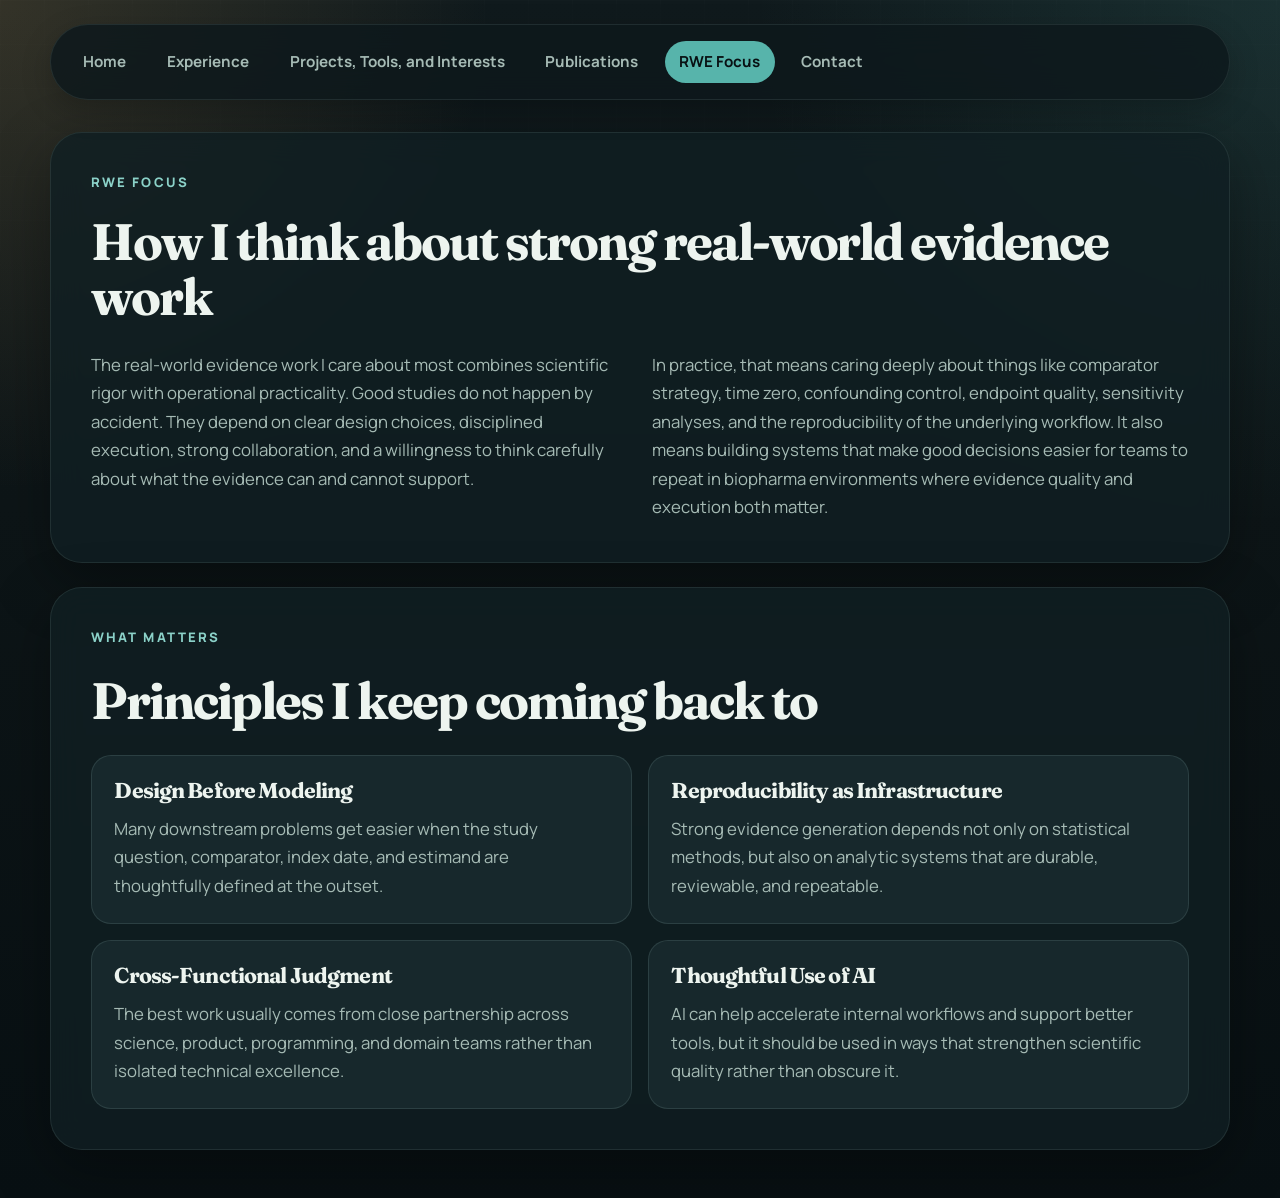
<file: docs/rwe-focus.html>
<!DOCTYPE html>
<html xmlns="http://www.w3.org/1999/xhtml" lang="en" xml:lang="en"><head>

<meta charset="utf-8">
<meta name="generator" content="quarto-1.9.37">

<meta name="viewport" content="width=device-width, initial-scale=1.0, user-scalable=yes">


<title>RWE Focus – Adam J. Dugan, PhD</title>
<style>
/* Default styles provided by pandoc.
** See https://pandoc.org/MANUAL.html#variables-for-html for config info.
*/
code{white-space: pre-wrap;}
span.smallcaps{font-variant: small-caps;}
div.columns{display: flex; gap: min(4vw, 1.5em);}
div.column{flex: auto; overflow-x: auto;}
div.hanging-indent{margin-left: 1.5em; text-indent: -1.5em;}
ul.task-list{list-style: none;}
ul.task-list li input[type="checkbox"] {
  width: 0.8em;
  margin: 0 0.8em 0.2em -1em; /* quarto-specific, see https://github.com/quarto-dev/quarto-cli/issues/4556 */ 
  vertical-align: middle;
}
.display.math{display: block; text-align: center; margin: 0.5rem auto;}
</style>


<script src="site_libs/clipboard/clipboard.min.js"></script>
<script src="site_libs/quarto-html/tabby.min.js"></script>
<script src="site_libs/quarto-html/popper.min.js"></script>
<script src="site_libs/quarto-html/tippy.umd.min.js"></script>
<script src="site_libs/quarto-html/anchor.min.js"></script>
<link href="site_libs/quarto-html/tippy.css" rel="stylesheet">
<link href="site_libs/quarto-html/light-border.css" rel="stylesheet">
<link href="site_libs/quarto-html/quarto-html-640605f58ae58ee79329c070719e555b.min.css" rel="stylesheet" append-hash="true" data-mode="light">
<link href="site_libs/quarto-html/quarto-syntax-highlighting-7f8f88aac4f3542376d5c11b86a4c14d.css" rel="stylesheet" id="quarto-text-highlighting-styles">
<script>
  document.documentElement.classList.add("js");
</script>
<link rel="preconnect" href="https://fonts.googleapis.com">
<link rel="preconnect" href="https://fonts.gstatic.com" crossorigin="">
<link href="https://fonts.googleapis.com/css2?family=Fraunces:opsz,wght@9..144,500;9..144,700&amp;family=Manrope:wght@400;500;600;700;800&amp;display=swap" rel="stylesheet">


<link rel="stylesheet" href="assets/css/styles.css">
</head>

<body>

<div class="site-tabs-wrap">
  <nav class="site-tabs" aria-label="Primary">
    <a class="site-tab" href="index.html">Home</a>
    <a class="site-tab" href="experience.html">Experience</a>
    <a class="site-tab" href="projects.html">Projects, Tools, and Interests</a>
    <a class="site-tab" href="publications.html">Publications</a>
    <a class="site-tab" href="rwe-focus.html">RWE Focus</a>
    <a class="site-tab" href="contact.html">Contact</a>
  </nav>
</div>

<header id="title-block-header">
<h1 class="title">RWE Focus</h1>

</header>


<div class="page-shell page-shell-inner">
  <section class="section reveal">
    <div class="section-heading">
      <p class="eyebrow">RWE Focus</p>
      <h2 class="anchored">How I think about strong real-world evidence work</h2>
    </div>
    <div class="split-text">
      <p>
        The real-world evidence work I care about most combines scientific rigor with operational
        practicality. Good studies do not happen by accident. They depend on clear design choices,
        disciplined execution, strong collaboration, and a willingness to think carefully about
        what the evidence can and cannot support.
      </p>
      <p>
        In practice, that means caring deeply about things like comparator strategy, time zero,
        confounding control, endpoint quality, sensitivity analyses, and the reproducibility of the
        underlying workflow. It also means building systems that make good decisions easier for
        teams to repeat in biopharma environments where evidence quality and execution both matter.
      </p>
    </div>
  </section>

  <section class="section reveal">
    <div class="section-heading">
      <p class="eyebrow">What Matters</p>
      <h2 class="anchored">Principles I keep coming back to</h2>
    </div>
    <div class="card-grid">
      <article class="info-card">
        <h3 class="anchored">Design Before Modeling</h3>
        <p>
          Many downstream problems get easier when the study question, comparator, index date, and
          estimand are thoughtfully defined at the outset.
        </p>
      </article>
      <article class="info-card">
        <h3 class="anchored">Reproducibility as Infrastructure</h3>
        <p>
          Strong evidence generation depends not only on statistical methods, but also on analytic
          systems that are durable, reviewable, and repeatable.
        </p>
      </article>
      <article class="info-card">
        <h3 class="anchored">Cross-Functional Judgment</h3>
        <p>
          The best work usually comes from close partnership across science, product, programming,
          and domain teams rather than isolated technical excellence.
        </p>
      </article>
      <article class="info-card">
        <h3 class="anchored">Thoughtful Use of AI</h3>
        <p>
          AI can help accelerate internal workflows and support better tools, but it should be used
          in ways that strengthen scientific quality rather than obscure it.
        </p>
      </article>
    </div>
  </section>
</div>


<script src="assets/js/script.js"></script>
<script id="quarto-html-after-body" type="application/javascript">
  window.document.addEventListener("DOMContentLoaded", function (event) {
    const tabsets =  window.document.querySelectorAll(".panel-tabset-tabby")
    tabsets.forEach(function(tabset) {
      const tabby = new Tabby('#' + tabset.id);
    });
    const icon = "";
    const anchorJS = new window.AnchorJS();
    anchorJS.options = {
      placement: 'right',
      icon: icon
    };
    anchorJS.add('.anchored');
    const isCodeAnnotation = (el) => {
      for (const clz of el.classList) {
        if (clz.startsWith('code-annotation-')) {                     
          return true;
        }
      }
      return false;
    }
    const onCopySuccess = function(e) {
      // button target
      const button = e.trigger;
      // don't keep focus
      button.blur();
      // flash "checked"
      button.classList.add('code-copy-button-checked');
      var currentTitle = button.getAttribute("title");
      button.setAttribute("title", "Copied!");
      let tooltip;
      if (window.bootstrap) {
        button.setAttribute("data-bs-toggle", "tooltip");
        button.setAttribute("data-bs-placement", "left");
        button.setAttribute("data-bs-title", "Copied!");
        tooltip = new bootstrap.Tooltip(button, 
          { trigger: "manual", 
            customClass: "code-copy-button-tooltip",
            offset: [0, -8]});
        tooltip.show();    
      }
      setTimeout(function() {
        if (tooltip) {
          tooltip.hide();
          button.removeAttribute("data-bs-title");
          button.removeAttribute("data-bs-toggle");
          button.removeAttribute("data-bs-placement");
        }
        button.setAttribute("title", currentTitle);
        button.classList.remove('code-copy-button-checked');
      }, 1000);
      // clear code selection
      e.clearSelection();
    }
    const getTextToCopy = function(trigger) {
      const outerScaffold = trigger.parentElement.cloneNode(true);
      const codeEl = outerScaffold.querySelector('code');
      for (const childEl of codeEl.children) {
        if (isCodeAnnotation(childEl)) {
          childEl.remove();
        }
      }
      return codeEl.innerText;
    }
    const clipboard = new window.ClipboardJS('.code-copy-button:not([data-in-quarto-modal])', {
      text: getTextToCopy
    });
    clipboard.on('success', onCopySuccess);
    if (window.document.getElementById('quarto-embedded-source-code-modal')) {
      const clipboardModal = new window.ClipboardJS('.code-copy-button[data-in-quarto-modal]', {
        text: getTextToCopy,
        container: window.document.getElementById('quarto-embedded-source-code-modal')
      });
      clipboardModal.on('success', onCopySuccess);
    }
      var localhostRegex = new RegExp(/^(?:http|https):\/\/localhost\:?[0-9]*\//);
      var mailtoRegex = new RegExp(/^mailto:/);
        var filterRegex = new RegExp('/' + window.location.host + '/');
      var isInternal = (href) => {
          return filterRegex.test(href) || localhostRegex.test(href) || mailtoRegex.test(href);
      }
      // Inspect non-navigation links and adorn them if external
     var links = window.document.querySelectorAll('a[href]:not(.nav-link):not(.navbar-brand):not(.toc-action):not(.sidebar-link):not(.sidebar-item-toggle):not(.pagination-link):not(.no-external):not([aria-hidden]):not(.dropdown-item):not(.quarto-navigation-tool):not(.about-link)');
      for (var i=0; i<links.length; i++) {
        const link = links[i];
        if (!isInternal(link.href)) {
          // undo the damage that might have been done by quarto-nav.js in the case of
          // links that we want to consider external
          if (link.dataset.originalHref !== undefined) {
            link.href = link.dataset.originalHref;
          }
        }
      }
    function tippyHover(el, contentFn, onTriggerFn, onUntriggerFn) {
      const config = {
        allowHTML: true,
        maxWidth: 500,
        delay: 100,
        arrow: false,
        appendTo: function(el) {
            return el.parentElement;
        },
        interactive: true,
        interactiveBorder: 10,
        theme: 'light-border',
        placement: 'bottom-start',
      };
      if (contentFn) {
        config.content = contentFn;
      }
      if (onTriggerFn) {
        config.onTrigger = onTriggerFn;
      }
      if (onUntriggerFn) {
        config.onUntrigger = onUntriggerFn;
      }
      window.tippy(el, config); 
    }
    const noterefs = window.document.querySelectorAll('a[role="doc-noteref"]');
    for (var i=0; i<noterefs.length; i++) {
      const ref = noterefs[i];
      tippyHover(ref, function() {
        // use id or data attribute instead here
        let href = ref.getAttribute('data-footnote-href') || ref.getAttribute('href');
        try { href = new URL(href).hash; } catch {}
        const id = href.replace(/^#\/?/, "");
        const note = window.document.getElementById(id);
        if (note) {
          return note.innerHTML;
        } else {
          return "";
        }
      });
    }
    const xrefs = window.document.querySelectorAll('a.quarto-xref');
    const processXRef = (id, note) => {
      // Strip column container classes
      const stripColumnClz = (el) => {
        el.classList.remove("page-full", "page-columns");
        if (el.children) {
          for (const child of el.children) {
            stripColumnClz(child);
          }
        }
      }
      stripColumnClz(note)
      if (id === null || id.startsWith('sec-')) {
        // Special case sections, only their first couple elements
        const container = document.createElement("div");
        if (note.children && note.children.length > 2) {
          container.appendChild(note.children[0].cloneNode(true));
          for (let i = 1; i < note.children.length; i++) {
            const child = note.children[i];
            if (child.tagName === "P" && child.innerText === "") {
              continue;
            } else {
              container.appendChild(child.cloneNode(true));
              break;
            }
          }
          if (window.Quarto?.typesetMath) {
            window.Quarto.typesetMath(container);
          }
          return container.innerHTML
        } else {
          if (window.Quarto?.typesetMath) {
            window.Quarto.typesetMath(note);
          }
          return note.innerHTML;
        }
      } else {
        // Remove any anchor links if they are present
        const anchorLink = note.querySelector('a.anchorjs-link');
        if (anchorLink) {
          anchorLink.remove();
        }
        if (window.Quarto?.typesetMath) {
          window.Quarto.typesetMath(note);
        }
        if (note.classList.contains("callout")) {
          return note.outerHTML;
        } else {
          return note.innerHTML;
        }
      }
    }
    for (var i=0; i<xrefs.length; i++) {
      const xref = xrefs[i];
      tippyHover(xref, undefined, function(instance) {
        instance.disable();
        let url = xref.getAttribute('href');
        let hash = undefined; 
        if (url.startsWith('#')) {
          hash = url;
        } else {
          try { hash = new URL(url).hash; } catch {}
        }
        if (hash) {
          const id = hash.replace(/^#\/?/, "");
          const note = window.document.getElementById(id);
          if (note !== null) {
            try {
              const html = processXRef(id, note.cloneNode(true));
              instance.setContent(html);
            } finally {
              instance.enable();
              instance.show();
            }
          } else {
            // See if we can fetch this
            fetch(url.split('#')[0])
            .then(res => res.text())
            .then(html => {
              const parser = new DOMParser();
              const htmlDoc = parser.parseFromString(html, "text/html");
              const note = htmlDoc.getElementById(id);
              if (note !== null) {
                const html = processXRef(id, note);
                instance.setContent(html);
              } 
            }).finally(() => {
              instance.enable();
              instance.show();
            });
          }
        } else {
          // See if we can fetch a full url (with no hash to target)
          // This is a special case and we should probably do some content thinning / targeting
          fetch(url)
          .then(res => res.text())
          .then(html => {
            const parser = new DOMParser();
            const htmlDoc = parser.parseFromString(html, "text/html");
            const note = htmlDoc.querySelector('main.content');
            if (note !== null) {
              // This should only happen for chapter cross references
              // (since there is no id in the URL)
              // remove the first header
              if (note.children.length > 0 && note.children[0].tagName === "HEADER") {
                note.children[0].remove();
              }
              const html = processXRef(null, note);
              instance.setContent(html);
            } 
          }).finally(() => {
            instance.enable();
            instance.show();
          });
        }
      }, function(instance) {
      });
    }
        let selectedAnnoteEl;
        const selectorForAnnotation = ( cell, annotation) => {
          let cellAttr = 'data-code-cell="' + cell + '"';
          let lineAttr = 'data-code-annotation="' +  annotation + '"';
          const selector = 'span[' + cellAttr + '][' + lineAttr + ']';
          return selector;
        }
        const selectCodeLines = (annoteEl) => {
          const doc = window.document;
          const targetCell = annoteEl.getAttribute("data-target-cell");
          const targetAnnotation = annoteEl.getAttribute("data-target-annotation");
          const annoteSpan = window.document.querySelector(selectorForAnnotation(targetCell, targetAnnotation));
          const lines = annoteSpan.getAttribute("data-code-lines").split(",");
          const lineIds = lines.map((line) => {
            return targetCell + "-" + line;
          })
          let top = null;
          let height = null;
          let parent = null;
          if (lineIds.length > 0) {
              //compute the position of the single el (top and bottom and make a div)
              const el = window.document.getElementById(lineIds[0]);
              top = el.offsetTop;
              height = el.offsetHeight;
              parent = el.parentElement.parentElement;
            if (lineIds.length > 1) {
              const lastEl = window.document.getElementById(lineIds[lineIds.length - 1]);
              const bottom = lastEl.offsetTop + lastEl.offsetHeight;
              height = bottom - top;
            }
            if (top !== null && height !== null && parent !== null) {
              // cook up a div (if necessary) and position it 
              let div = window.document.getElementById("code-annotation-line-highlight");
              if (div === null) {
                div = window.document.createElement("div");
                div.setAttribute("id", "code-annotation-line-highlight");
                div.style.position = 'absolute';
                parent.appendChild(div);
              }
              div.style.top = top - 2 + "px";
              div.style.height = height + 4 + "px";
              div.style.left = 0;
              let gutterDiv = window.document.getElementById("code-annotation-line-highlight-gutter");
              if (gutterDiv === null) {
                gutterDiv = window.document.createElement("div");
                gutterDiv.setAttribute("id", "code-annotation-line-highlight-gutter");
                gutterDiv.style.position = 'absolute';
                const codeCell = window.document.getElementById(targetCell);
                const gutter = codeCell.querySelector('.code-annotation-gutter');
                gutter.appendChild(gutterDiv);
              }
              gutterDiv.style.top = top - 2 + "px";
              gutterDiv.style.height = height + 4 + "px";
            }
            selectedAnnoteEl = annoteEl;
          }
        };
        const unselectCodeLines = () => {
          const elementsIds = ["code-annotation-line-highlight", "code-annotation-line-highlight-gutter"];
          elementsIds.forEach((elId) => {
            const div = window.document.getElementById(elId);
            if (div) {
              div.remove();
            }
          });
          selectedAnnoteEl = undefined;
        };
          // Handle positioning of the toggle
      window.addEventListener(
        "resize",
        throttle(() => {
          elRect = undefined;
          if (selectedAnnoteEl) {
            selectCodeLines(selectedAnnoteEl);
          }
        }, 10)
      );
      function throttle(fn, ms) {
      let throttle = false;
      let timer;
        return (...args) => {
          if(!throttle) { // first call gets through
              fn.apply(this, args);
              throttle = true;
          } else { // all the others get throttled
              if(timer) clearTimeout(timer); // cancel #2
              timer = setTimeout(() => {
                fn.apply(this, args);
                timer = throttle = false;
              }, ms);
          }
        };
      }
        // Attach click handler to the DT
        const annoteDls = window.document.querySelectorAll('dt[data-target-cell]');
        for (const annoteDlNode of annoteDls) {
          annoteDlNode.addEventListener('click', (event) => {
            const clickedEl = event.target;
            if (clickedEl !== selectedAnnoteEl) {
              unselectCodeLines();
              const activeEl = window.document.querySelector('dt[data-target-cell].code-annotation-active');
              if (activeEl) {
                activeEl.classList.remove('code-annotation-active');
              }
              selectCodeLines(clickedEl);
              clickedEl.classList.add('code-annotation-active');
            } else {
              // Unselect the line
              unselectCodeLines();
              clickedEl.classList.remove('code-annotation-active');
            }
          });
        }
    const findCites = (el) => {
      const parentEl = el.parentElement;
      if (parentEl) {
        const cites = parentEl.dataset.cites;
        if (cites) {
          return {
            el,
            cites: cites.split(' ')
          };
        } else {
          return findCites(el.parentElement)
        }
      } else {
        return undefined;
      }
    };
    var bibliorefs = window.document.querySelectorAll('a[role="doc-biblioref"]');
    for (var i=0; i<bibliorefs.length; i++) {
      const ref = bibliorefs[i];
      const citeInfo = findCites(ref);
      if (citeInfo) {
        tippyHover(citeInfo.el, function() {
          var popup = window.document.createElement('div');
          citeInfo.cites.forEach(function(cite) {
            var citeDiv = window.document.createElement('div');
            citeDiv.classList.add('hanging-indent');
            citeDiv.classList.add('csl-entry');
            var biblioDiv = window.document.getElementById('ref-' + cite);
            if (biblioDiv) {
              citeDiv.innerHTML = biblioDiv.innerHTML;
            }
            popup.appendChild(citeDiv);
          });
          return popup.innerHTML;
        });
      }
    }
  });
  </script>




</body></html>
</file>
<file: docs/site_libs/quarto-html/tippy.css>
.tippy-box[data-animation=fade][data-state=hidden]{opacity:0}[data-tippy-root]{max-width:calc(100vw - 10px)}.tippy-box{position:relative;background-color:#333;color:#fff;border-radius:4px;font-size:14px;line-height:1.4;white-space:normal;outline:0;transition-property:transform,visibility,opacity}.tippy-box[data-placement^=top]>.tippy-arrow{bottom:0}.tippy-box[data-placement^=top]>.tippy-arrow:before{bottom:-7px;left:0;border-width:8px 8px 0;border-top-color:initial;transform-origin:center top}.tippy-box[data-placement^=bottom]>.tippy-arrow{top:0}.tippy-box[data-placement^=bottom]>.tippy-arrow:before{top:-7px;left:0;border-width:0 8px 8px;border-bottom-color:initial;transform-origin:center bottom}.tippy-box[data-placement^=left]>.tippy-arrow{right:0}.tippy-box[data-placement^=left]>.tippy-arrow:before{border-width:8px 0 8px 8px;border-left-color:initial;right:-7px;transform-origin:center left}.tippy-box[data-placement^=right]>.tippy-arrow{left:0}.tippy-box[data-placement^=right]>.tippy-arrow:before{left:-7px;border-width:8px 8px 8px 0;border-right-color:initial;transform-origin:center right}.tippy-box[data-inertia][data-state=visible]{transition-timing-function:cubic-bezier(.54,1.5,.38,1.11)}.tippy-arrow{width:16px;height:16px;color:#333}.tippy-arrow:before{content:"";position:absolute;border-color:transparent;border-style:solid}.tippy-content{position:relative;padding:5px 9px;z-index:1}
</file>
<file: docs/site_libs/quarto-html/light-border.css>
.tippy-box[data-theme~=light-border]{background-color:#fff;background-clip:padding-box;border:1px solid rgba(0,8,16,.15);color:#333;box-shadow:0 4px 14px -2px rgba(0,8,16,.08)}.tippy-box[data-theme~=light-border]>.tippy-backdrop{background-color:#fff}.tippy-box[data-theme~=light-border]>.tippy-arrow:after,.tippy-box[data-theme~=light-border]>.tippy-svg-arrow:after{content:"";position:absolute;z-index:-1}.tippy-box[data-theme~=light-border]>.tippy-arrow:after{border-color:transparent;border-style:solid}.tippy-box[data-theme~=light-border][data-placement^=top]>.tippy-arrow:before{border-top-color:#fff}.tippy-box[data-theme~=light-border][data-placement^=top]>.tippy-arrow:after{border-top-color:rgba(0,8,16,.2);border-width:7px 7px 0;top:17px;left:1px}.tippy-box[data-theme~=light-border][data-placement^=top]>.tippy-svg-arrow>svg{top:16px}.tippy-box[data-theme~=light-border][data-placement^=top]>.tippy-svg-arrow:after{top:17px}.tippy-box[data-theme~=light-border][data-placement^=bottom]>.tippy-arrow:before{border-bottom-color:#fff;bottom:16px}.tippy-box[data-theme~=light-border][data-placement^=bottom]>.tippy-arrow:after{border-bottom-color:rgba(0,8,16,.2);border-width:0 7px 7px;bottom:17px;left:1px}.tippy-box[data-theme~=light-border][data-placement^=bottom]>.tippy-svg-arrow>svg{bottom:16px}.tippy-box[data-theme~=light-border][data-placement^=bottom]>.tippy-svg-arrow:after{bottom:17px}.tippy-box[data-theme~=light-border][data-placement^=left]>.tippy-arrow:before{border-left-color:#fff}.tippy-box[data-theme~=light-border][data-placement^=left]>.tippy-arrow:after{border-left-color:rgba(0,8,16,.2);border-width:7px 0 7px 7px;left:17px;top:1px}.tippy-box[data-theme~=light-border][data-placement^=left]>.tippy-svg-arrow>svg{left:11px}.tippy-box[data-theme~=light-border][data-placement^=left]>.tippy-svg-arrow:after{left:12px}.tippy-box[data-theme~=light-border][data-placement^=right]>.tippy-arrow:before{border-right-color:#fff;right:16px}.tippy-box[data-theme~=light-border][data-placement^=right]>.tippy-arrow:after{border-width:7px 7px 7px 0;right:17px;top:1px;border-right-color:rgba(0,8,16,.2)}.tippy-box[data-theme~=light-border][data-placement^=right]>.tippy-svg-arrow>svg{right:11px}.tippy-box[data-theme~=light-border][data-placement^=right]>.tippy-svg-arrow:after{right:12px}.tippy-box[data-theme~=light-border]>.tippy-svg-arrow{fill:#fff}.tippy-box[data-theme~=light-border]>.tippy-svg-arrow:after{background-image:url([data-uri]);background-size:16px 6px;width:16px;height:6px}
</file>
<file: docs/site_libs/quarto-html/quarto-syntax-highlighting-7f8f88aac4f3542376d5c11b86a4c14d.css>
/* quarto syntax highlight colors */
:root {
  --quarto-hl-ot-color: #003B4F;
  --quarto-hl-at-color: #657422;
  --quarto-hl-ss-color: #20794D;
  --quarto-hl-an-color: #5E5E5E;
  --quarto-hl-fu-color: #4758AB;
  --quarto-hl-st-color: #20794D;
  --quarto-hl-cf-color: #003B4F;
  --quarto-hl-op-color: #5E5E5E;
  --quarto-hl-er-color: #AD0000;
  --quarto-hl-bn-color: #AD0000;
  --quarto-hl-al-color: #AD0000;
  --quarto-hl-va-color: #111111;
  --quarto-hl-bu-color: inherit;
  --quarto-hl-ex-color: inherit;
  --quarto-hl-pp-color: #AD0000;
  --quarto-hl-in-color: #5E5E5E;
  --quarto-hl-vs-color: #20794D;
  --quarto-hl-wa-color: #5E5E5E;
  --quarto-hl-do-color: #5E5E5E;
  --quarto-hl-im-color: #00769E;
  --quarto-hl-ch-color: #20794D;
  --quarto-hl-dt-color: #AD0000;
  --quarto-hl-fl-color: #AD0000;
  --quarto-hl-co-color: #5E5E5E;
  --quarto-hl-cv-color: #5E5E5E;
  --quarto-hl-cn-color: #8f5902;
  --quarto-hl-sc-color: #5E5E5E;
  --quarto-hl-dv-color: #AD0000;
  --quarto-hl-kw-color: #003B4F;
}

/* other quarto variables */
:root {
  --quarto-font-monospace: SFMono-Regular, Menlo, Monaco, Consolas, "Liberation Mono", "Courier New", monospace;
}

/* syntax highlight based on Pandoc's rules */
pre > code.sourceCode > span {
  color: #003B4F;
}

code.sourceCode > span {
  color: #003B4F;
}

div.sourceCode,
div.sourceCode pre.sourceCode {
  color: #003B4F;
}

/* Normal */
code span {
  color: #003B4F;
}

/* Alert */
code span.al {
  color: #AD0000;
  font-style: inherit;
}

/* Annotation */
code span.an {
  color: #5E5E5E;
  font-style: inherit;
}

/* Attribute */
code span.at {
  color: #657422;
  font-style: inherit;
}

/* BaseN */
code span.bn {
  color: #AD0000;
  font-style: inherit;
}

/* BuiltIn */
code span.bu {
  font-style: inherit;
}

/* ControlFlow */
code span.cf {
  color: #003B4F;
  font-weight: bold;
  font-style: inherit;
}

/* Char */
code span.ch {
  color: #20794D;
  font-style: inherit;
}

/* Constant */
code span.cn {
  color: #8f5902;
  font-style: inherit;
}

/* Comment */
code span.co {
  color: #5E5E5E;
  font-style: inherit;
}

/* CommentVar */
code span.cv {
  color: #5E5E5E;
  font-style: italic;
}

/* Documentation */
code span.do {
  color: #5E5E5E;
  font-style: italic;
}

/* DataType */
code span.dt {
  color: #AD0000;
  font-style: inherit;
}

/* DecVal */
code span.dv {
  color: #AD0000;
  font-style: inherit;
}

/* Error */
code span.er {
  color: #AD0000;
  font-style: inherit;
}

/* Extension */
code span.ex {
  font-style: inherit;
}

/* Float */
code span.fl {
  color: #AD0000;
  font-style: inherit;
}

/* Function */
code span.fu {
  color: #4758AB;
  font-style: inherit;
}

/* Import */
code span.im {
  color: #00769E;
  font-style: inherit;
}

/* Information */
code span.in {
  color: #5E5E5E;
  font-style: inherit;
}

/* Keyword */
code span.kw {
  color: #003B4F;
  font-weight: bold;
  font-style: inherit;
}

/* Operator */
code span.op {
  color: #5E5E5E;
  font-style: inherit;
}

/* Other */
code span.ot {
  color: #003B4F;
  font-style: inherit;
}

/* Preprocessor */
code span.pp {
  color: #AD0000;
  font-style: inherit;
}

/* SpecialChar */
code span.sc {
  color: #5E5E5E;
  font-style: inherit;
}

/* SpecialString */
code span.ss {
  color: #20794D;
  font-style: inherit;
}

/* String */
code span.st {
  color: #20794D;
  font-style: inherit;
}

/* Variable */
code span.va {
  color: #111111;
  font-style: inherit;
}

/* VerbatimString */
code span.vs {
  color: #20794D;
  font-style: inherit;
}

/* Warning */
code span.wa {
  color: #5E5E5E;
  font-style: italic;
}

.prevent-inlining {
  content: "</";
}

/*# sourceMappingURL=789ad8cd35626ba772517505b42a116e.css.map */
</file>
<file: docs/assets/css/styles.css>
:root {
  --bg: #0d1517;
  --bg-deep: #122024;
  --surface: rgba(17, 31, 35, 0.82);
  --surface-strong: #17282c;
  --ink: #edf4ef;
  --muted: #a6bbb5;
  --teal: #57b4ab;
  --teal-soft: #8bd1c8;
  --gold: #d7a45b;
  --line: rgba(184, 224, 216, 0.12);
  --shadow: 0 20px 60px rgba(0, 0, 0, 0.34);
  --radius-lg: 32px;
  --radius-md: 20px;
  --radius-sm: 14px;
  --max-width: 1180px;
}

* {
  box-sizing: border-box;
}

html {
  scroll-behavior: smooth;
}

body.quarto-light,
body.quarto-dark {
  background:
    radial-gradient(circle at top left, rgba(215, 164, 91, 0.18), transparent 28%),
    radial-gradient(circle at top right, rgba(87, 180, 171, 0.14), transparent 30%),
    linear-gradient(180deg, #101a1d 0%, var(--bg) 42%, #081013 100%);
}

body {
  margin: 0;
  min-height: 100vh;
  font-family: "Manrope", sans-serif;
  color: var(--ink);
  background:
    radial-gradient(circle at top left, rgba(215, 164, 91, 0.18), transparent 28%),
    radial-gradient(circle at top right, rgba(87, 180, 171, 0.14), transparent 30%),
    linear-gradient(180deg, #101a1d 0%, var(--bg) 42%, #081013 100%);
}

body::before {
  content: "";
  position: fixed;
  inset: 0;
  pointer-events: none;
  background-image:
    linear-gradient(rgba(255, 255, 255, 0.04) 1px, transparent 1px),
    linear-gradient(90deg, rgba(255, 255, 255, 0.04) 1px, transparent 1px);
  background-size: 44px 44px;
  mask-image: linear-gradient(180deg, rgba(0, 0, 0, 0.25), transparent 70%);
}

.page-shell {
  width: min(calc(100% - 2rem), var(--max-width));
  margin: 0 auto;
  padding: 1.5rem 0 3rem;
}

.site-tabs-wrap {
  position: sticky;
  top: 1rem;
  z-index: 11;
  width: min(calc(100% - 2rem), var(--max-width));
  margin: 1.5rem auto 2rem;
}

.site-tabs {
  display: flex;
  flex-wrap: wrap;
  gap: 0.75rem;
  padding: 1rem 1.1rem;
  background: rgba(14, 25, 28, 0.84);
  border: 1px solid rgba(184, 224, 216, 0.1);
  border-radius: 999px;
  backdrop-filter: blur(16px);
  box-shadow: 0 10px 30px rgba(0, 0, 0, 0.22);
}

.site-tab {
  display: inline-flex;
  align-items: center;
  justify-content: center;
  min-height: 2.6rem;
  padding: 0.55rem 0.9rem;
  border-radius: 999px;
  color: var(--muted);
  font-size: 0.95rem;
  font-weight: 700;
  text-decoration: none;
  transition:
    background-color 180ms ease,
    color 180ms ease,
    transform 180ms ease;
}

.site-tab:hover,
.site-tab:focus-visible {
  color: var(--teal);
  background: rgba(255, 255, 255, 0.05);
  transform: translateY(-1px);
}

.site-tab.is-active {
  color: #081013;
  background: var(--teal);
}

.site-header {
  position: sticky;
  top: 1rem;
  z-index: 10;
  display: flex;
  justify-content: space-between;
  align-items: center;
  gap: 1rem;
  padding: 1rem 1.25rem;
  margin-bottom: 2.5rem;
  background: rgba(14, 25, 28, 0.82);
  border: 1px solid rgba(184, 224, 216, 0.1);
  border-radius: 999px;
  backdrop-filter: blur(16px);
  box-shadow: 0 10px 30px rgba(0, 0, 0, 0.22);
}

.navbar {
  position: sticky;
  top: 1rem;
  z-index: 10;
  width: min(calc(100% - 2rem), var(--max-width));
  margin: 1.5rem auto 2rem;
  padding: 1rem 1.25rem;
  background: rgba(14, 25, 28, 0.82);
  border: 1px solid rgba(184, 224, 216, 0.1);
  border-radius: 999px;
  backdrop-filter: blur(16px);
  box-shadow: 0 10px 30px rgba(0, 0, 0, 0.22);
}

.navbar-brand,
.navbar-nav .nav-link,
.menu-text {
  color: var(--ink) !important;
  font-weight: 700;
}

.navbar-nav .nav-link {
  color: var(--muted) !important;
}

.navbar-nav .nav-link:hover,
.navbar-nav .nav-link:focus-visible,
.navbar-brand:hover,
.navbar-brand:focus-visible {
  color: var(--teal) !important;
}

#quarto-content main,
.quarto-container {
  max-width: none;
}

.page-shell-inner {
  padding-top: 0;
}

.wordmark,
.site-nav a,
.button,
.publication-card a,
.supporting-link a,
.info-card a {
  text-decoration: none;
}

.wordmark {
  color: var(--ink);
  font-weight: 800;
  letter-spacing: -0.03em;
}

.site-nav {
  display: flex;
  flex-wrap: wrap;
  justify-content: flex-end;
  gap: 1rem;
}

.site-nav a {
  color: var(--muted);
  font-size: 0.95rem;
  font-weight: 600;
}

.site-nav a:hover,
.site-nav a:focus-visible,
.publication-card a:hover,
.publication-card a:focus-visible,
.info-card a:hover,
.info-card a:focus-visible,
.supporting-link a:hover,
.supporting-link a:focus-visible {
  color: var(--teal);
}

.hero,
.section,
.site-footer {
  position: relative;
  z-index: 1;
}

.hero {
  display: grid;
  grid-template-columns: 1.45fr 0.95fr;
  gap: 1.5rem;
  align-items: stretch;
}

.hero-copy,
.hero-card,
.section {
  background: var(--surface);
  border: 1px solid rgba(184, 224, 216, 0.1);
  box-shadow: var(--shadow);
  backdrop-filter: blur(16px);
}

.hero-copy {
  padding: 3rem;
  border-radius: var(--radius-lg);
}

.eyebrow {
  margin: 0 0 1rem;
  font-size: 0.82rem;
  font-weight: 800;
  letter-spacing: 0.16em;
  text-transform: uppercase;
  color: var(--teal-soft);
}

h1,
h2,
h3 {
  margin: 0;
  font-family: "Fraunces", serif;
  letter-spacing: -0.04em;
}

h1 {
  max-width: 12ch;
  font-size: clamp(3rem, 8vw, 5.6rem);
  line-height: 0.96;
}

h2 {
  font-size: clamp(2rem, 4vw, 3.2rem);
  line-height: 1;
}

h3 {
  font-size: 1.35rem;
  line-height: 1.1;
}

.hero-text,
.hero-kicker,
.split-text p,
.info-card p,
.timeline-content p,
.publication-card p,
.contact-copy,
.site-footer p,
.profile-facts dd {
  font-size: 1.05rem;
  line-height: 1.7;
  color: var(--muted);
}

.hero-text {
  max-width: 58ch;
  margin: 1.5rem 0 0;
}

.hero-kicker {
  max-width: 54ch;
  margin: 1.25rem 0 0;
  color: var(--teal-soft);
  font-weight: 700;
}

.hero-actions {
  display: flex;
  flex-wrap: wrap;
  gap: 0.85rem;
  margin-top: 2rem;
}

.button {
  display: inline-flex;
  align-items: center;
  justify-content: center;
  min-height: 3.25rem;
  padding: 0.85rem 1.2rem;
  border-radius: 999px;
  border: 1px solid transparent;
  font-weight: 800;
  transition:
    transform 180ms ease,
    border-color 180ms ease,
    background-color 180ms ease;
}

.button:hover,
.button:focus-visible {
  transform: translateY(-2px);
}

.button-primary {
  color: #081013;
  background: var(--teal);
}

.button-secondary {
  color: var(--ink);
  background: rgba(255, 255, 255, 0.04);
  border-color: rgba(184, 224, 216, 0.14);
}

.hero-card {
  display: flex;
  flex-direction: column;
  justify-content: space-between;
  padding: 1.25rem;
  border-radius: var(--radius-lg);
  overflow: hidden;
  background:
    linear-gradient(160deg, rgba(10, 33, 36, 0.98), rgba(12, 22, 25, 0.98)),
    linear-gradient(180deg, rgba(255, 255, 255, 0.08), transparent);
}

.headshot-frame {
  position: relative;
  aspect-ratio: 4 / 5;
  margin-bottom: 1.4rem;
  border-radius: 24px;
  overflow: hidden;
  background: rgba(255, 255, 255, 0.04);
}

.headshot-frame::after {
  content: "";
  position: absolute;
  inset: auto 0 0;
  height: 34%;
  background: linear-gradient(180deg, transparent, rgba(9, 24, 25, 0.24));
}

.headshot {
  display: block;
  width: 100%;
  height: 100%;
  object-fit: cover;
  object-position: center 22%;
}

.profile-facts {
  display: grid;
  gap: 1.25rem;
  margin: 0;
}

.profile-facts div {
  padding-top: 1rem;
  border-top: 1px solid rgba(255, 255, 255, 0.12);
}

.profile-facts dt {
  margin-bottom: 0.35rem;
  font-size: 0.78rem;
  font-weight: 800;
  letter-spacing: 0.14em;
  text-transform: uppercase;
  color: rgba(210, 235, 228, 0.68);
}

.profile-facts dd {
  margin: 0;
  color: #f3f8f5;
}

.section {
  margin-top: 1.5rem;
  padding: 2.5rem;
  border-radius: var(--radius-lg);
}

.section-heading {
  display: grid;
  gap: 0.6rem;
  margin-bottom: 1.75rem;
}

.publication-subhead {
  margin-top: 2.5rem;
}

.split-text {
  display: grid;
  grid-template-columns: repeat(2, minmax(0, 1fr));
  gap: 1.5rem;
}

.split-text p,
.supporting-link {
  margin: 0;
}

.card-grid,
.publication-list {
  display: grid;
  grid-template-columns: repeat(2, minmax(0, 1fr));
  gap: 1rem;
}

.info-card,
.publication-card {
  padding: 1.4rem;
  border-radius: var(--radius-md);
  background: var(--surface-strong);
  border: 1px solid var(--line);
}

.info-card p,
.publication-card p,
.timeline-content p {
  margin: 0.75rem 0 0;
}

.timeline {
  position: relative;
  display: grid;
  gap: 1rem;
}

.timeline::before {
  content: "";
  position: absolute;
  top: 0.7rem;
  bottom: 0.7rem;
  left: 0.65rem;
  width: 1px;
  background: rgba(15, 61, 62, 0.22);
}

.timeline-item {
  position: relative;
  display: grid;
  grid-template-columns: 2rem 1fr;
  gap: 1.2rem;
}

.timeline-marker {
  width: 1.35rem;
  height: 1.35rem;
  margin-top: 0.2rem;
  border: 4px solid rgba(15, 61, 62, 0.14);
  border-radius: 50%;
  background: var(--gold);
}

.timeline-content {
  padding: 1.4rem;
  border-radius: var(--radius-md);
  background: var(--surface-strong);
  border: 1px solid var(--line);
}

.timeline-period,
.timeline-org {
  font-size: 0.92rem;
  font-weight: 800;
  letter-spacing: 0.04em;
  color: var(--teal-soft);
}

.timeline-period {
  margin: 0 0 0.3rem;
}

.timeline-org {
  margin: 0.5rem 0 0.25rem;
}

.publication-card a,
.supporting-link a {
  color: var(--teal-soft);
  font-weight: 800;
}

.publication-card a {
  display: inline-block;
  margin-top: 1rem;
}

.contact-section {
  text-align: center;
}

.contact-copy {
  max-width: 52rem;
  margin: 0 auto;
}

.contact-section .hero-actions {
  justify-content: center;
}

.site-footer {
  display: flex;
  justify-content: space-between;
  gap: 1rem;
  padding: 1.5rem 0 0;
}

#quarto-content {
  padding-top: 0;
}

.quarto-title-banner,
.quarto-title-block,
#title-block-header {
  display: none;
}

.site-footer p {
  margin: 0;
  font-size: 0.95rem;
}

.js .reveal {
  opacity: 0;
  transform: translateY(24px);
  transition:
    opacity 700ms ease,
    transform 700ms ease;
}

.js .reveal.is-visible {
  opacity: 1;
  transform: translateY(0);
}

@media (prefers-reduced-motion: reduce) {
  html {
    scroll-behavior: auto;
  }

  .js .reveal,
  .js .reveal.is-visible,
  .button {
    transition: none;
    transform: none;
  }
}

@media (max-width: 920px) {
  .site-header,
  .hero,
  .split-text,
  .card-grid,
  .publication-list,
  .site-footer {
    grid-template-columns: 1fr;
  }

  .site-header,
  .site-footer,
  .navbar,
  .site-tabs {
    display: grid;
  }

  .site-header,
  .navbar,
  .site-tabs {
    border-radius: 28px;
  }

  .site-nav {
    justify-content: flex-start;
  }

  .hero-copy,
  .section,
  .hero-card {
    padding: 2rem;
  }

  h1 {
    max-width: 14ch;
  }
}

@media (max-width: 640px) {
  .page-shell {
    width: min(calc(100% - 1rem), var(--max-width));
    padding-top: 0.5rem;
  }

  .site-header,
  .navbar,
  .site-tabs-wrap {
    position: static;
    margin-bottom: 1rem;
  }

  .site-nav {
    gap: 0.75rem;
  }

  .site-nav a {
    font-size: 0.9rem;
  }

  .hero-copy,
  .hero-card,
  .section,
  .timeline-content,
  .info-card,
  .publication-card {
    padding: 1.4rem;
  }

  .section {
    border-radius: 24px;
  }

  h1 {
    font-size: 2.8rem;
  }

  h2 {
    font-size: 2rem;
  }

  .hero-actions {
    flex-direction: column;
  }

  .button {
    width: 100%;
  }
}
</file>
<file: docs/site_libs/quarto-html/quarto-html-640605f58ae58ee79329c070719e555b.min.css>
.top-right{position:absolute;top:1em;right:1em}.visually-hidden{border:0;clip:rect(0 0 0 0);height:auto;margin:0;overflow:hidden;padding:0;position:absolute;width:1px;white-space:nowrap}.hidden{display:none !important}.zindex-bottom{z-index:-1 !important}figure.figure{display:block}.quarto-layout-panel{margin-bottom:1em}.quarto-layout-panel>figure{width:100%}.quarto-layout-panel>figure>figcaption,.quarto-layout-panel>.panel-caption{margin-top:10pt}.quarto-layout-panel>.table-caption{margin-top:0px}.table-caption p{margin-bottom:.5em}.quarto-layout-row{display:flex;flex-direction:row;align-items:flex-start}.quarto-layout-valign-top{align-items:flex-start}.quarto-layout-valign-bottom{align-items:flex-end}.quarto-layout-valign-center{align-items:center}.quarto-layout-cell{position:relative;margin-right:20px}.quarto-layout-cell:last-child{margin-right:0}.quarto-layout-cell figure,.quarto-layout-cell>p{margin:.2em}.quarto-layout-cell img{max-width:100%}.quarto-layout-cell .html-widget{width:100% !important}.quarto-layout-cell div figure p{margin:0}.quarto-layout-cell figure{display:block;margin-inline-start:0;margin-inline-end:0}.quarto-layout-cell table{display:inline-table}.quarto-layout-cell-subref figcaption,figure .quarto-layout-row figure figcaption{text-align:center;font-style:italic}.quarto-figure{position:relative;margin-bottom:1em}.quarto-figure>figure{width:100%;margin-bottom:0}.quarto-figure-left>figure>p,.quarto-figure-left>figure>div{text-align:left}.quarto-figure-center>figure>p,.quarto-figure-center>figure>div{text-align:center}.quarto-figure-right>figure>p,.quarto-figure-right>figure>div{text-align:right}.quarto-figure>figure>div.cell-annotation,.quarto-figure>figure>div code{text-align:left}figure>p:empty{display:none}figure>p:first-child{margin-top:0;margin-bottom:0}figure>figcaption.quarto-float-caption-bottom{margin-bottom:.5em}figure>figcaption.quarto-float-caption-top{margin-top:.5em}div[id^=tbl-]{position:relative}.quarto-figure>.anchorjs-link{position:absolute;top:.6em;right:.5em}div[id^=tbl-]>.anchorjs-link{position:absolute;top:.7em;right:.3em}.quarto-figure:hover>.anchorjs-link,div[id^=tbl-]:hover>.anchorjs-link,h2:hover>.anchorjs-link,h3:hover>.anchorjs-link,h4:hover>.anchorjs-link,h5:hover>.anchorjs-link,h6:hover>.anchorjs-link,.reveal-anchorjs-link>.anchorjs-link{opacity:1}#title-block-header{margin-block-end:1rem;position:relative;margin-top:-1px}#title-block-header .abstract{margin-block-start:1rem}#title-block-header .abstract .abstract-title{font-weight:600}#title-block-header a{text-decoration:none}#title-block-header .author,#title-block-header .date,#title-block-header .doi{margin-block-end:.2rem}#title-block-header .quarto-title-block>div{display:flex}#title-block-header .quarto-title-block>div>h1{flex-grow:1}#title-block-header .quarto-title-block>div>button{flex-shrink:0;height:2.25rem;margin-top:0}tr.header>th>p:last-of-type{margin-bottom:0px}table,table.table{margin-top:.5rem;margin-bottom:.5rem}caption,.table-caption{padding-top:.5rem;padding-bottom:.5rem;text-align:center}figure.quarto-float-tbl figcaption.quarto-float-caption-top{margin-top:.5rem;margin-bottom:.25rem;text-align:center}figure.quarto-float-tbl figcaption.quarto-float-caption-bottom{padding-top:.25rem;margin-bottom:.5rem;text-align:center}.utterances{max-width:none;margin-left:-8px}iframe{margin-bottom:1em}details{margin-bottom:1em}details[show]{margin-bottom:0}details>summary{color:rgb(110.5,110.5,110.5)}details>summary>p:only-child{display:inline}div.code-copy-outer-scaffold{position:relative}dd code:not(.sourceCode),p code:not(.sourceCode){white-space:pre-wrap}code{white-space:pre}@media print{code{white-space:pre-wrap}}pre>code{display:block}pre>code.sourceCode{white-space:pre}pre>code.sourceCode>span>a:first-child::before{text-decoration:none}pre.code-overflow-wrap>code.sourceCode{white-space:pre-wrap}pre.code-overflow-scroll>code.sourceCode{white-space:pre}code a:any-link{color:inherit;text-decoration:none}code a:hover{color:inherit;text-decoration:underline}ul.task-list{padding-left:1em}[data-tippy-root]{display:inline-block}.tippy-content .footnote-back{display:none}.footnote-back{margin-left:.2em}.tippy-content{overflow-x:auto}.quarto-embedded-source-code{display:none}.quarto-unresolved-ref{font-weight:600}.quarto-cover-image{max-width:35%;float:right;margin-left:30px}.cell-output-display .widget-subarea{margin-bottom:1em}.cell-output-display:not(.no-overflow-x),.knitsql-table:not(.no-overflow-x){overflow-x:auto}.panel-input{margin-bottom:1em}.panel-input>div,.panel-input>div>div{display:inline-block;vertical-align:top;padding-right:12px}.panel-input>p:last-child{margin-bottom:0}.layout-sidebar{margin-bottom:1em}.layout-sidebar .tab-content{border:none}.tab-content>.page-columns.active{display:grid}div.sourceCode>iframe{width:100%;height:300px;margin-bottom:-0.5em}a{text-underline-offset:3px}.callout pre.sourceCode{padding-left:0}div.ansi-escaped-output{font-family:monospace;display:block}/*!
*
* ansi colors from IPython notebook's
*
* we also add `bright-[color]-` synonyms for the `-[color]-intense` classes since
* that seems to be what ansi_up emits
*
*/.ansi-black-fg{color:#3e424d}.ansi-black-bg{background-color:#3e424d}.ansi-black-intense-black,.ansi-bright-black-fg{color:#282c36}.ansi-black-intense-black,.ansi-bright-black-bg{background-color:#282c36}.ansi-red-fg{color:#e75c58}.ansi-red-bg{background-color:#e75c58}.ansi-red-intense-red,.ansi-bright-red-fg{color:#b22b31}.ansi-red-intense-red,.ansi-bright-red-bg{background-color:#b22b31}.ansi-green-fg{color:#00a250}.ansi-green-bg{background-color:#00a250}.ansi-green-intense-green,.ansi-bright-green-fg{color:#007427}.ansi-green-intense-green,.ansi-bright-green-bg{background-color:#007427}.ansi-yellow-fg{color:#ddb62b}.ansi-yellow-bg{background-color:#ddb62b}.ansi-yellow-intense-yellow,.ansi-bright-yellow-fg{color:#b27d12}.ansi-yellow-intense-yellow,.ansi-bright-yellow-bg{background-color:#b27d12}.ansi-blue-fg{color:#208ffb}.ansi-blue-bg{background-color:#208ffb}.ansi-blue-intense-blue,.ansi-bright-blue-fg{color:#0065ca}.ansi-blue-intense-blue,.ansi-bright-blue-bg{background-color:#0065ca}.ansi-magenta-fg{color:#d160c4}.ansi-magenta-bg{background-color:#d160c4}.ansi-magenta-intense-magenta,.ansi-bright-magenta-fg{color:#a03196}.ansi-magenta-intense-magenta,.ansi-bright-magenta-bg{background-color:#a03196}.ansi-cyan-fg{color:#60c6c8}.ansi-cyan-bg{background-color:#60c6c8}.ansi-cyan-intense-cyan,.ansi-bright-cyan-fg{color:#258f8f}.ansi-cyan-intense-cyan,.ansi-bright-cyan-bg{background-color:#258f8f}.ansi-white-fg{color:#c5c1b4}.ansi-white-bg{background-color:#c5c1b4}.ansi-white-intense-white,.ansi-bright-white-fg{color:#a1a6b2}.ansi-white-intense-white,.ansi-bright-white-bg{background-color:#a1a6b2}.ansi-default-inverse-fg{color:#fff}.ansi-default-inverse-bg{background-color:#000}.ansi-bold{font-weight:bold}.ansi-underline{text-decoration:underline}:root{--quarto-body-bg: #fff;--quarto-body-color: #222;--quarto-text-muted: rgb(110.5, 110.5, 110.5);--quarto-border-color: rgb(110.5, 110.5, 110.5);--quarto-border-width: 1px;--quarto-border-radius: 4px}table.gt_table{color:var(--quarto-body-color);font-size:1em;width:100%;background-color:rgba(0,0,0,0);border-top-width:inherit;border-bottom-width:inherit;border-color:var(--quarto-border-color)}table.gt_table th.gt_column_spanner_outer{color:var(--quarto-body-color);background-color:rgba(0,0,0,0);border-top-width:inherit;border-bottom-width:inherit;border-color:var(--quarto-border-color)}table.gt_table th.gt_col_heading{color:var(--quarto-body-color);font-weight:bold;background-color:rgba(0,0,0,0)}table.gt_table thead.gt_col_headings{border-bottom:1px solid currentColor;border-top-width:inherit;border-top-color:var(--quarto-border-color)}table.gt_table thead.gt_col_headings:not(:first-child){border-top-width:1px;border-top-color:var(--quarto-border-color)}table.gt_table td.gt_row{border-bottom-width:1px;border-bottom-color:var(--quarto-border-color);border-top-width:0px}table.gt_table tbody.gt_table_body{border-top-width:1px;border-bottom-width:1px;border-bottom-color:var(--quarto-border-color);border-top-color:currentColor}div.columns{display:initial;gap:initial}div.column{display:inline-block;overflow-x:initial;vertical-align:top;width:50%}.code-annotation-tip-content{word-wrap:break-word}.code-annotation-container-hidden{display:none !important}dl.code-annotation-container-grid{display:grid;grid-template-columns:min-content auto}dl.code-annotation-container-grid dt{grid-column:1}dl.code-annotation-container-grid dd{grid-column:2}pre.sourceCode.code-annotation-code{padding-right:0}code.sourceCode .code-annotation-anchor{z-index:100;position:relative;float:right;background-color:rgba(0,0,0,0)}input[type=checkbox]{margin-right:.5ch}:root{--mermaid-bg-color: #fff;--mermaid-edge-color: #999;--mermaid-node-fg-color: #222;--mermaid-fg-color: #222;--mermaid-fg-color--lighter: rgb(59.5, 59.5, 59.5);--mermaid-fg-color--lightest: #555555;--mermaid-font-family: sans-serif;--mermaid-label-bg-color: #fff;--mermaid-label-fg-color: #468;--mermaid-node-bg-color: rgba(68, 102, 136, 0.1);--mermaid-node-fg-color: #222}@media print{:root{font-size:11pt}#quarto-sidebar,#TOC,.nav-page{display:none}.page-columns .content{grid-column-start:page-start}.fixed-top{position:relative}.panel-caption,.figure-caption,figcaption{color:#666}}body.quarto-light .dark-content{display:none !important}body.quarto-dark .light-content{display:none !important}.code-copy-button{position:absolute;top:0;right:0;border:0;margin-top:5px;margin-right:5px;background-color:rgba(0,0,0,0);z-index:3}.code-copy-button-tooltip{font-size:.75em}div.code-copy-outer-scaffold:hover>.code-copy-button>.bi::before{display:inline-block;height:1rem;width:1rem;content:"";vertical-align:-0.125em;background-image:url('data:image/svg+xml,<svg xmlns="http://www.w3.org/2000/svg" width="16" height="16" fill="rgb(111, 111, 111)" viewBox="0 0 16 16"><path d="M4 1.5H3a2 2 0 0 0-2 2V14a2 2 0 0 0 2 2h10a2 2 0 0 0 2-2V3.5a2 2 0 0 0-2-2h-1v1h1a1 1 0 0 1 1 1V14a1 1 0 0 1-1 1H3a1 1 0 0 1-1-1V3.5a1 1 0 0 1 1-1h1v-1z"/><path d="M9.5 1a.5.5 0 0 1 .5.5v1a.5.5 0 0 1-.5.5h-3a.5.5 0 0 1-.5-.5v-1a.5.5 0 0 1 .5-.5h3zm-3-1A1.5 1.5 0 0 0 5 1.5v1A1.5 1.5 0 0 0 6.5 4h3A1.5 1.5 0 0 0 11 2.5v-1A1.5 1.5 0 0 0 9.5 0h-3z"/></svg>');background-repeat:no-repeat;background-size:1rem 1rem}div.code-copy-outer-scaffold:hover>.code-copy-button-checked>.bi::before{background-image:url('data:image/svg+xml,<svg xmlns="http://www.w3.org/2000/svg" width="16" height="16" fill="rgb(111, 111, 111)" viewBox="0 0 16 16"><path d="M13.854 3.646a.5.5 0 0 1 0 .708l-7 7a.5.5 0 0 1-.708 0l-3.5-3.5a.5.5 0 1 1 .708-.708L6.5 10.293l6.646-6.647a.5.5 0 0 1 .708 0z"/></svg>')}div.code-copy-outer-scaffold:hover>.code-copy-button:hover>.bi::before{background-image:url('data:image/svg+xml,<svg xmlns="http://www.w3.org/2000/svg" width="16" height="16" fill="rgb(13, 110, 253)" viewBox="0 0 16 16"><path d="M4 1.5H3a2 2 0 0 0-2 2V14a2 2 0 0 0 2 2h10a2 2 0 0 0 2-2V3.5a2 2 0 0 0-2-2h-1v1h1a1 1 0 0 1 1 1V14a1 1 0 0 1-1 1H3a1 1 0 0 1-1-1V3.5a1 1 0 0 1 1-1h1v-1z"/><path d="M9.5 1a.5.5 0 0 1 .5.5v1a.5.5 0 0 1-.5.5h-3a.5.5 0 0 1-.5-.5v-1a.5.5 0 0 1 .5-.5h3zm-3-1A1.5 1.5 0 0 0 5 1.5v1A1.5 1.5 0 0 0 6.5 4h3A1.5 1.5 0 0 0 11 2.5v-1A1.5 1.5 0 0 0 9.5 0h-3z"/></svg>')}div.code-copy-outer-scaffold:hover>.code-copy-button-checked:hover>.bi::before{background-image:url('data:image/svg+xml,<svg xmlns="http://www.w3.org/2000/svg" width="16" height="16" fill="rgb(13, 110, 253)"  viewBox="0 0 16 16"><path d="M13.854 3.646a.5.5 0 0 1 0 .708l-7 7a.5.5 0 0 1-.708 0l-3.5-3.5a.5.5 0 1 1 .708-.708L6.5 10.293l6.646-6.647a.5.5 0 0 1 .708 0z"/></svg>')}.panel-tabset [role=tablist]{border-bottom:1px solid #dee2e6;list-style:none;margin:0;padding:0;width:100%}.panel-tabset [role=tablist] *{-webkit-box-sizing:border-box;box-sizing:border-box}@media(min-width: 30em){.panel-tabset [role=tablist] li{display:inline-block}}.panel-tabset [role=tab]{border:1px solid rgba(0,0,0,0);border-top-color:#dee2e6;display:block;padding:.5em 1em;text-decoration:none}@media(min-width: 30em){.panel-tabset [role=tab]{border-top-color:rgba(0,0,0,0);display:inline-block;margin-bottom:-1px}}.panel-tabset [role=tab][aria-selected=true]{background-color:#dee2e6}@media(min-width: 30em){.panel-tabset [role=tab][aria-selected=true]{background-color:rgba(0,0,0,0);border:1px solid #dee2e6;border-bottom-color:#fff}}@media(min-width: 30em){.panel-tabset [role=tab]:hover:not([aria-selected=true]){border:1px solid #dee2e6}}.img-fluid{max-width:100%;height:auto}:root{--quarto-scss-export-body-bg: #fff;--quarto-scss-export-body-color: #222;--quarto-scss-export-text-muted: rgb(110.5, 110.5, 110.5);--quarto-scss-export-border-color: rgb(110.5, 110.5, 110.5);--quarto-scss-export-table-border-color: rgb(110.5, 110.5, 110.5);--quarto-scss-export-btn-code-copy-color: rgb(110.5, 110.5, 110.5);--quarto-scss-export-btn-code-copy-color-active: #0d6efd;--quarto-scss-export-primary: #468;--quarto-scss-export-secondary: #999;--quarto-scss-export-mermaid-bg-color: #fff;--quarto-scss-export-mermaid-edge-color: #999;--quarto-scss-export-mermaid-node-fg-color: #222;--quarto-scss-export-mermaid-fg-color: #222;--quarto-scss-export-mermaid-fg-color--lighter: rgb(59.5, 59.5, 59.5);--quarto-scss-export-mermaid-fg-color--lightest: #555555;--quarto-scss-export-mermaid-label-bg-color: #fff;--quarto-scss-export-mermaid-label-fg-color: #468;--quarto-scss-export-mermaid-node-bg-color: rgba(68, 102, 136, 0.1);--quarto-scss-export-tabset-border-color: rgb(222, 226, 230)}
</file>
